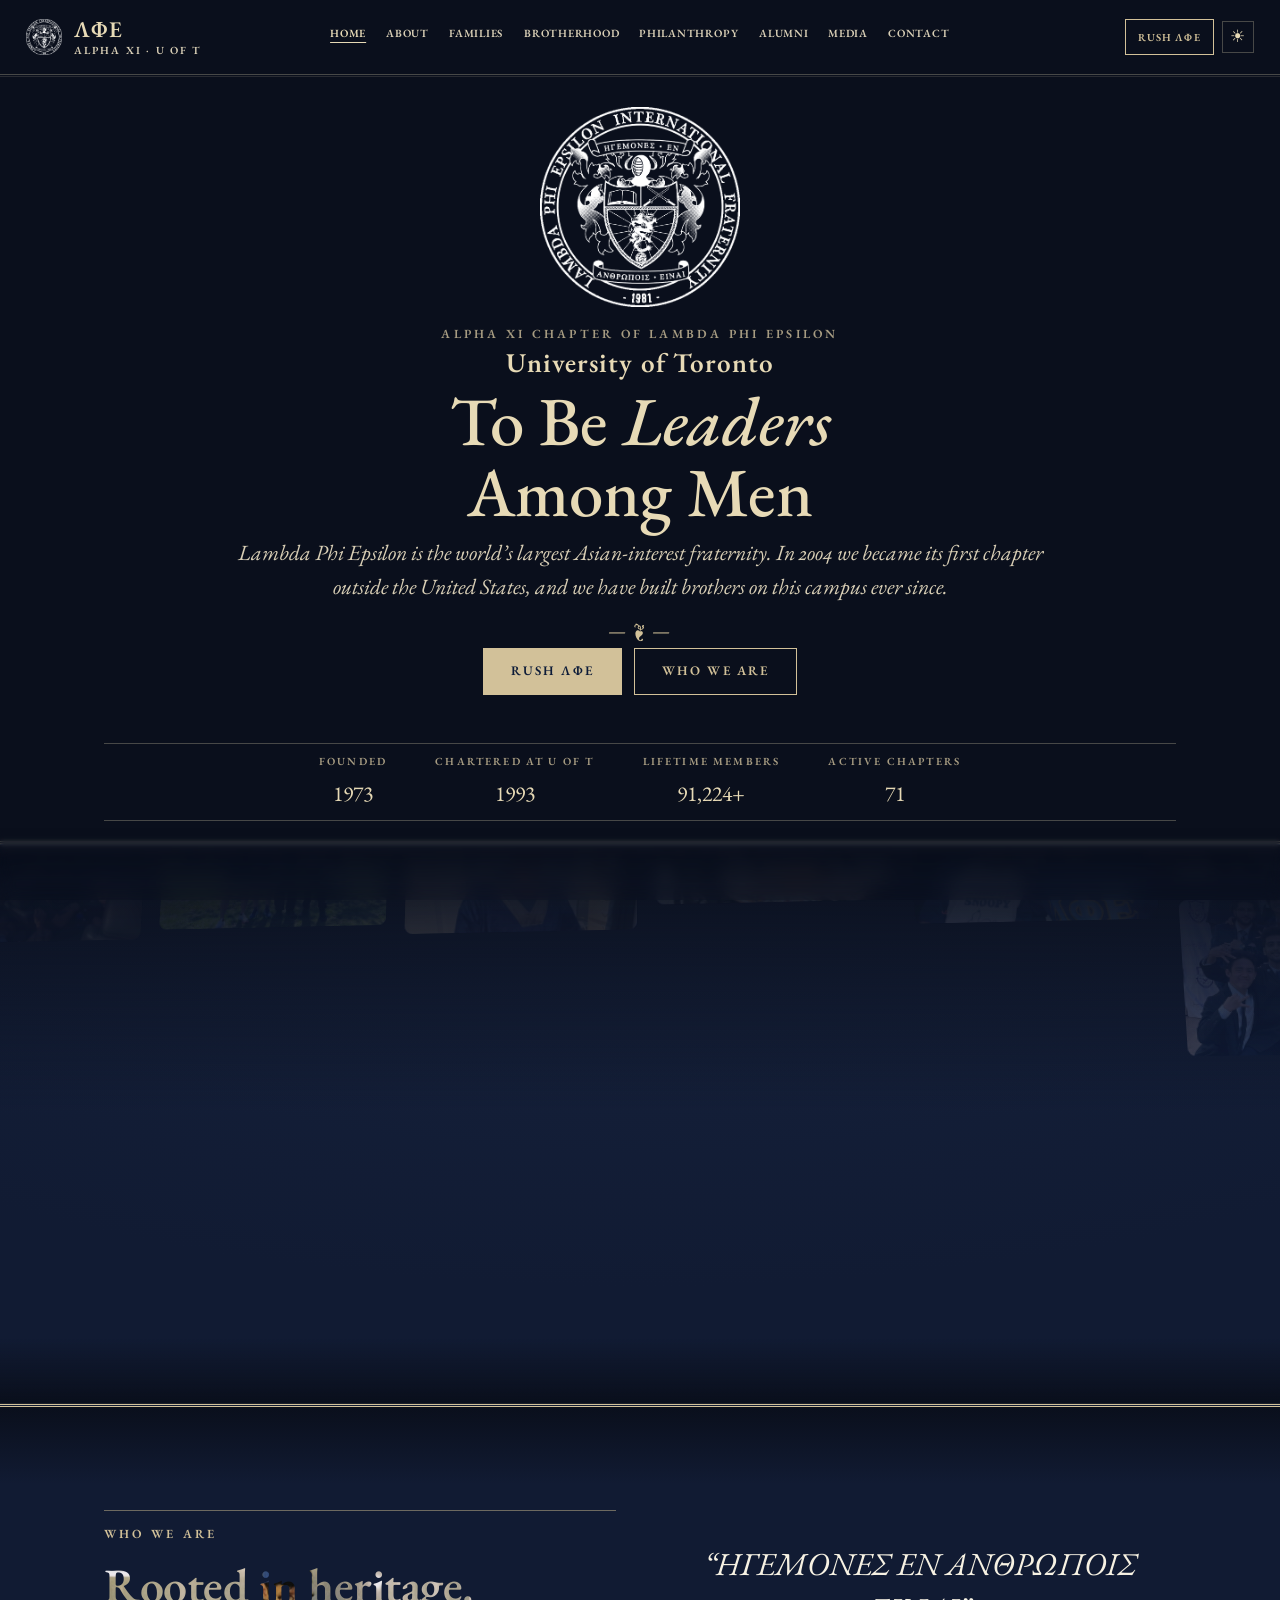
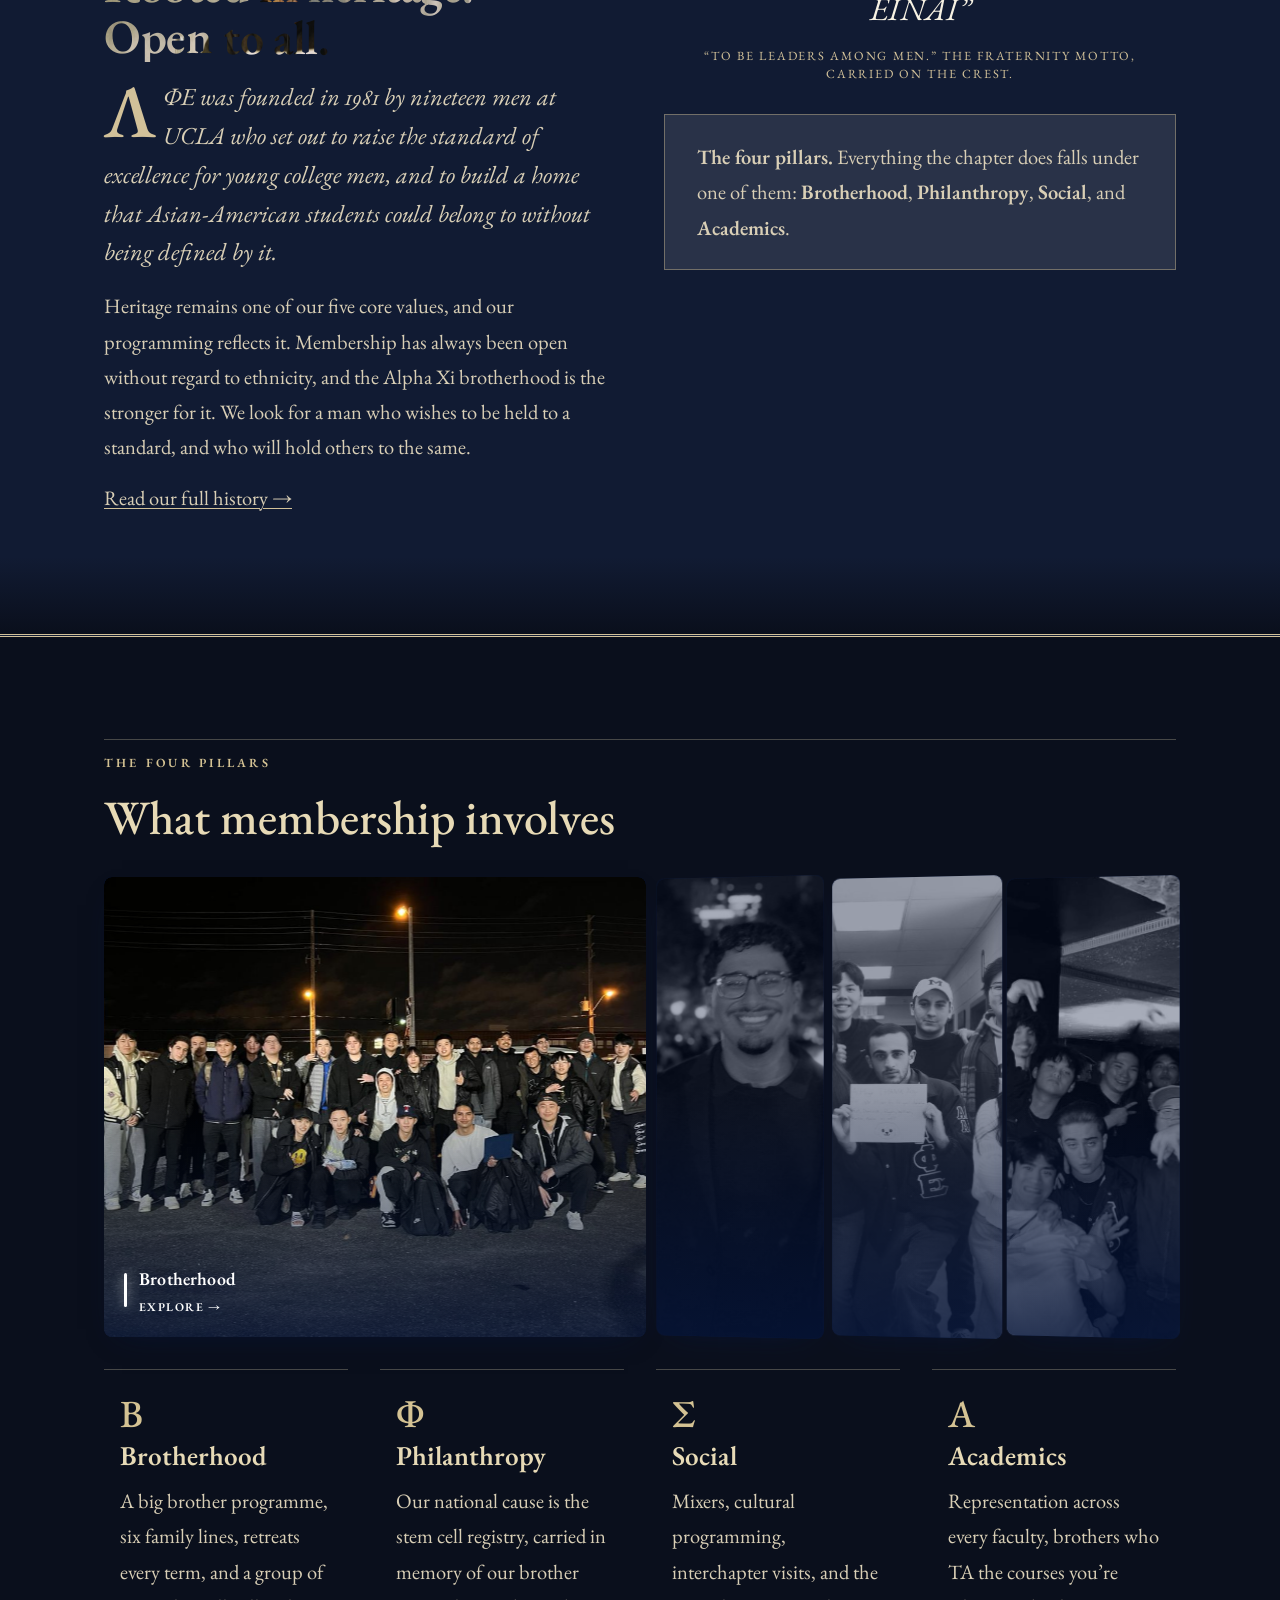
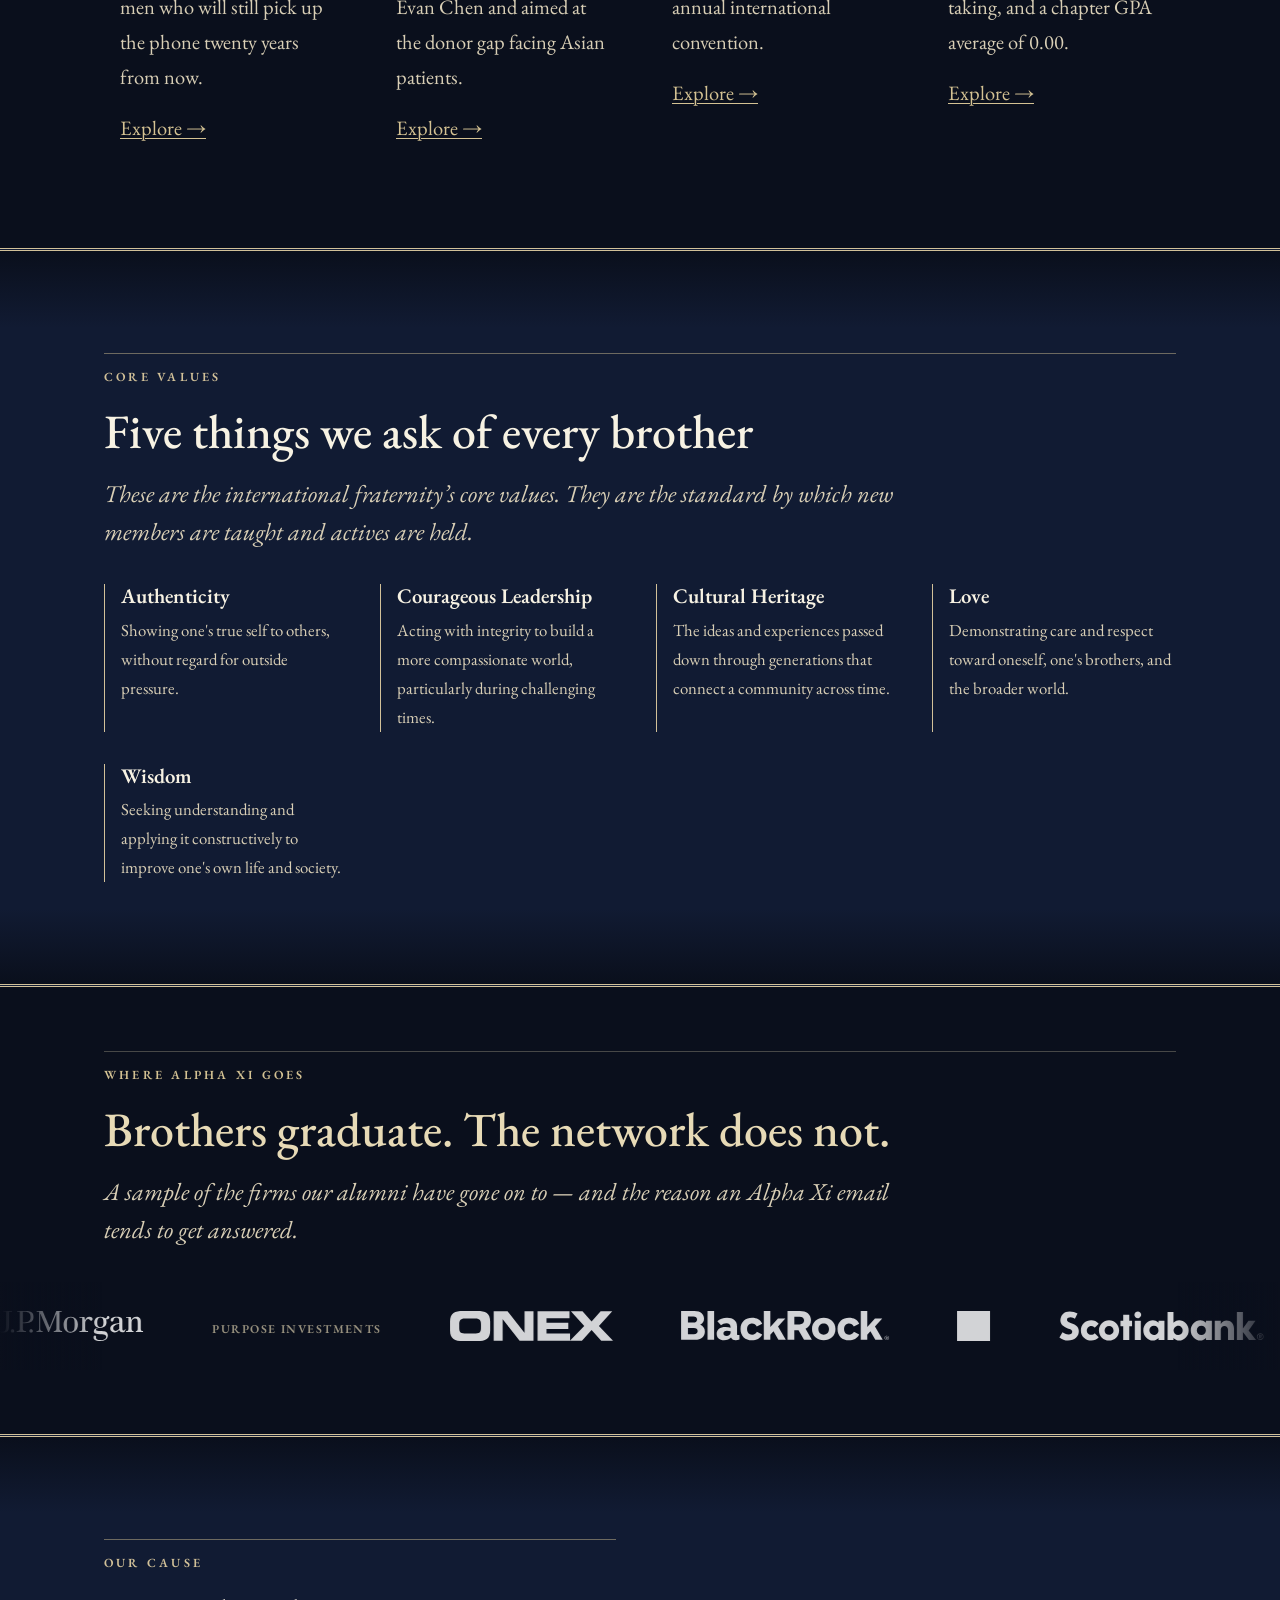
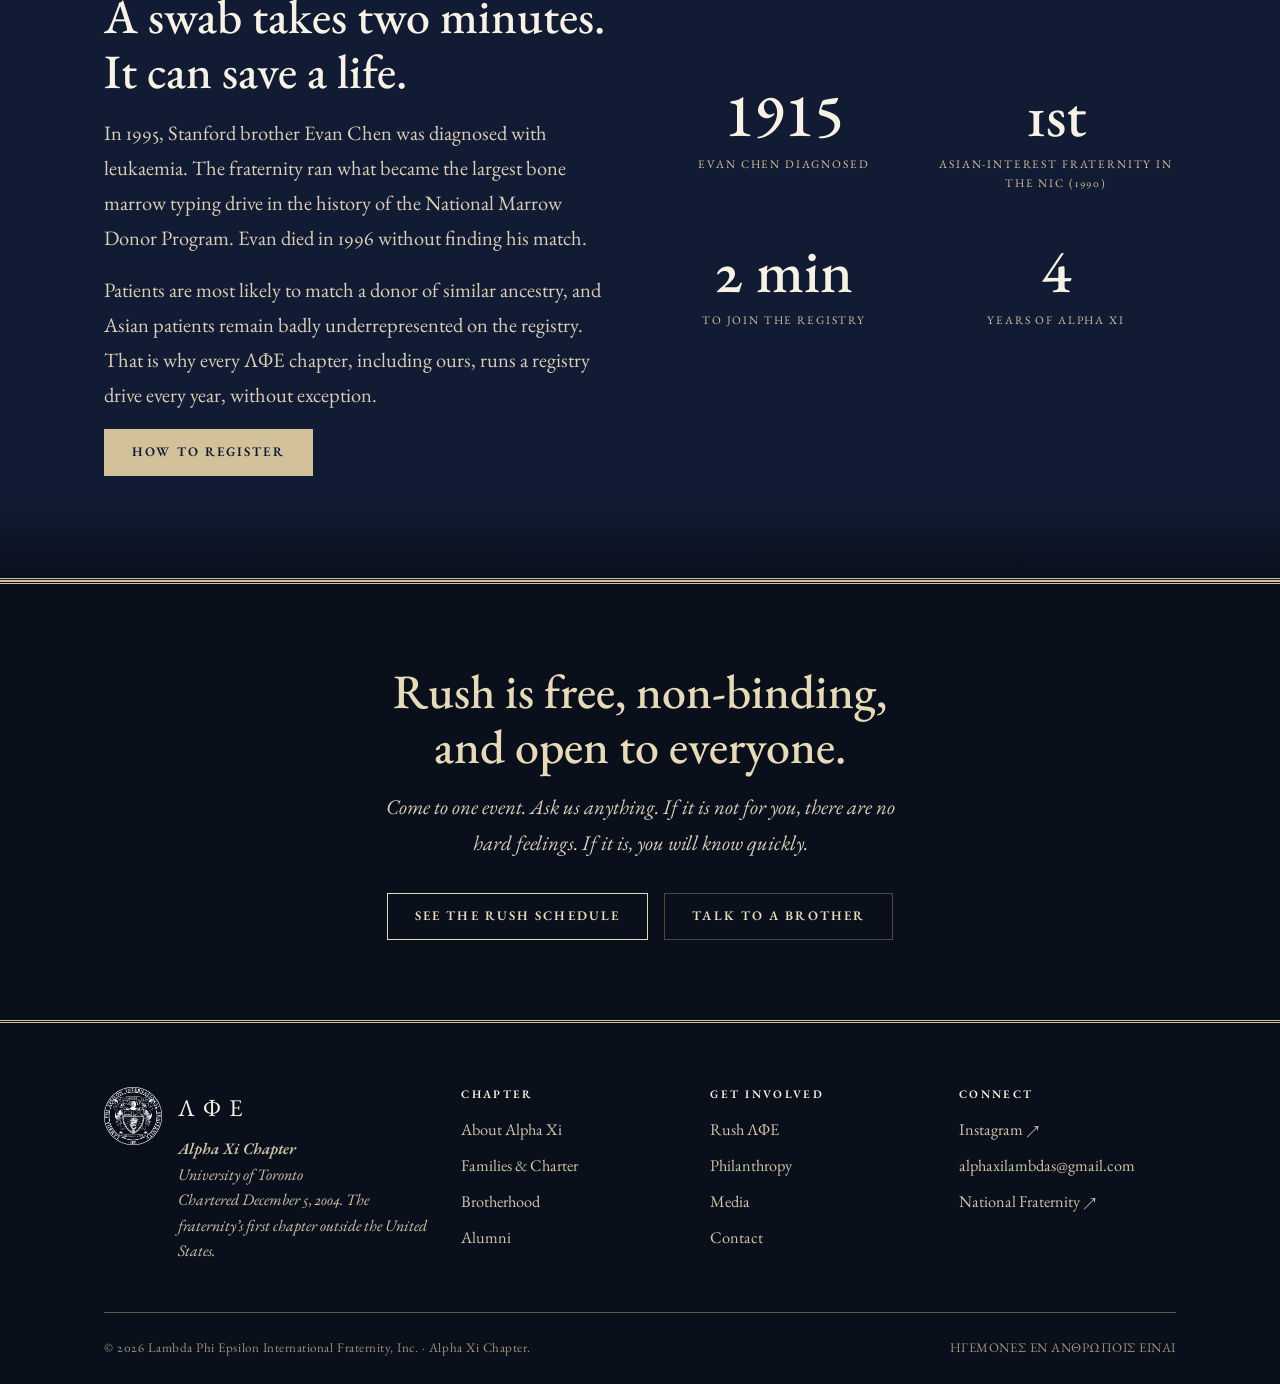
<file: index.html>
<!DOCTYPE html>
<html lang="en" data-root="" data-blur-text-targets=".hero__inner, .page-head__inner, .section > .wrap, .cta-band > .wrap">
<head>
<meta charset="utf-8">
    <meta name="viewport" content="width=device-width, initial-scale=1">
    <meta name="color-scheme" content="dark light">
    <script>
      /* Pre-paint the chosen impression before any CSS lands, so the page
         never flashes the wrong theme. Mirrors assets/js/theme.js. */
      (function () {
        try {
          var t = localStorage.getItem("lphie-theme");
          /* Dark is the default impression; only a stored choice overrides it. */
          if (t !== "light" && t !== "dark") { t = "dark"; }
          document.documentElement.setAttribute("data-theme", t);
        } catch (e) {}
      })();
    </script>
    <script src="assets/js/theme.js" defer></script>
    <meta name="theme-color" content="#12296B">
    <link rel="icon" href="assets/img/crest-navy.png" type="image/png">
    <link rel="preconnect" href="https://fonts.googleapis.com">
    <link rel="preconnect" href="https://fonts.gstatic.com" crossorigin>
    <link href="https://fonts.googleapis.com/css2?family=EB+Garamond:ital,wght@0,400;0,500;0,600;0,700;1,400;1,500;1,600&display=swap" rel="stylesheet">
    <link rel="stylesheet" href="assets/css/style.css">
    <link rel="stylesheet" href="assets/css/components/fold-text.css">
    <link rel="stylesheet" href="assets/css/components/count-up.css">
    <link rel="stylesheet" href="assets/css/components/masked-heading.css">
    <link rel="stylesheet" href="assets/css/components/accordion-gallery.css">
    <link rel="stylesheet" href="assets/css/components/logo-loop.css">
    <link rel="stylesheet" href="assets/css/components/drift-wall.css">
    <link rel="stylesheet" href="assets/css/components/border-glow.css">
    <link rel="stylesheet" href="assets/css/components/gradual-blur.css">
    <link rel="stylesheet" href="assets/css/components/section-fade.css">
    <link rel="stylesheet" href="assets/css/components/masthead.css">
    <link rel="stylesheet" href="assets/css/components/blur-text.css">
    <link rel="stylesheet" href="assets/css/components/dock.css">
  <title>ΛΦΕ Alpha Xi · Lambda Phi Epsilon at the University of Toronto</title>
  <meta name="description" content="The Alpha Xi Chapter of Lambda Phi Epsilon International Fraternity at the University of Toronto · chartered in 2004 as the fraternity's first chapter outside the United States.">
  <meta property="og:title" content="ΛΦΕ Alpha Xi · Lambda Phi Epsilon at the University of Toronto">
  <meta property="og:description" content="The Alpha Xi Chapter of Lambda Phi Epsilon International Fraternity at the University of Toronto · chartered in 2004 as the fraternity's first chapter outside the United States.">
  <meta property="og:type" content="website">
  <meta property="og:image" content="https://yyzlambdas.com/assets/img/og-cover.png">
  <meta property="og:url" content="https://yyzlambdas.com/">
  <meta property="og:site_name" content="ΛΦΕ Alpha Xi · Toronto Lambdas">
  <meta name="twitter:card" content="summary_large_image">
  <link rel="canonical" href="https://yyzlambdas.com/">
</head>
<body>
  <a class="skip" href="#main">Skip to content</a>
  <header class="site-header" id="site-header"></header>
  <main id="main">
    <!-- ===== Hero ===== -->
    <section class="hero hero--home">
      <div class="wrap">
        <div class="hero__inner">
          <div>
            <p class="eyebrow">Alpha Xi Chapter of Lambda Phi Epsilon</p>
            <p class="hero__school">University of Toronto</p>
            <h1 class="hero__title">To Be <em>Leaders</em><br>Among Men</h1>
            <p class="hero__sub">
              <span data-fold-text='{}'>Lambda Phi Epsilon</span> is the world&rsquo;s largest Asian-interest fraternity. In 2004 we became
              its first chapter outside the United States, and we have built brothers on this campus
              ever since.
            </p>
            <p class="ornament" aria-hidden="true"></p>
            <div class="btn-row">
              <a class="btn btn--primary" href="rush.html" data-border-glow='{"variant":"navy"}'>Rush &Lambda;&Phi;&Epsilon;</a>
              <a class="btn btn--ghost" href="about.html" data-border-glow='{"variant":"navy"}'>Who we are</a>
            </div>
          </div>
          <img class="hero__crest" src="assets/img/crest-navy.png" alt="Lambda Phi Epsilon crest" width="340" height="340">
        </div>
        <dl class="hero__band">
          <div><dt>Founded</dt><dd data-count-up='{"from":1900,"duration":0.8}'>1981</dd></div>
          <div><dt>Chartered at U of T</dt><dd data-count-up='{"from":1900,"duration":0.8}'>2004</dd></div>
          <div><dt>Lifetime members</dt><dd data-fill="lifetimeMembers" data-count-up='{"duration":0.6}'>100,000+</dd></div>
          <div><dt>Active chapters</dt><dd data-fill="activeChapters" data-count-up='{"duration":0.6}'>78</dd></div>
        </dl>
      </div>
    </section>

    <!-- ===== Drift wall (chapter photo band, directly below the hero) ===== -->
    <section class="drift-wall-band">
      <div class="drift-wall" data-drift-wall='{"turn":-4,"tilt":9,"depth":90}'>
        <p class="drift-wall__fallback">Photographs from the Alpha Xi chapter &mdash; brotherhood retreats, rush,
        the stem cell registry drive, convention and formal.</p>
      </div>
    </section>

    <!-- ===== Who we are (counter-colour: navy plate in light mode, paper in dark) ===== -->
    <section class="section section--navy">
      <div class="wrap">
        <div class="grid grid--2" style="align-items:start; gap:3rem">
          <div class="reveal">
            <p class="eyebrow">Who we are</p>
            <h2 data-masked-heading='{"src":"assets/img/gallery/mahjong-night.jpg"}'>Rooted in heritage.<br>Open to all.</h2>
            <p class="lede dropcap">
              &Lambda;&Phi;&Epsilon; was founded in 1981 by nineteen men at UCLA who set out to raise the
              standard of excellence for young college men, and to build a home that Asian-American
              students could belong to without being defined by it.
            </p>
            <p>
              Heritage remains one of our five core values, and our programming reflects it. Membership
              has always been open without regard to ethnicity, and the Alpha Xi brotherhood is the
              stronger for it. We look for a man who wishes to be held to a standard, and who will hold
              others to the same.
            </p>
            <p><a href="about.html">Read our full history &rarr;</a></p>
          </div>
          <div class="reveal">
            <blockquote class="pull">
              &ldquo;&Eta;&Gamma;&Epsilon;&Mu;&Omicron;&Nu;&Epsilon;&Sigma; &Epsilon;&Nu; &Alpha;&Nu;&Theta;&Rho;&Omega;&Pi;&Omicron;&Iota;&Sigma; &Epsilon;&Iota;&Nu;&Alpha;&Iota;&rdquo;
              <footer>&ldquo;To Be Leaders Among Men.&rdquo; The fraternity motto, carried on the crest.</footer>
            </blockquote>
            <div class="callout">
              <p><strong>The four pillars.</strong> Everything the chapter does falls under one of them:
              <strong>Brotherhood</strong>, <strong>Philanthropy</strong>, <strong>Social</strong>, and
              <strong>Academics</strong>.</p>
            </div>
          </div>
        </div>
      </div>
    </section>

    <!-- ===== Pillars ===== -->
    <section class="section">
      <div class="wrap">
        <p class="eyebrow">The four pillars</p>
        <h2>What membership involves</h2>
        <div class="mt-6 reveal">
          <div data-accordion-gallery='{}'>
            <!-- Shown only if the script never runs; the component replaces it. -->
            <ul>
              <li><a href="brotherhood.html">Brotherhood</a></li>
              <li><a href="alumni.html">Academics</a></li>
              <li><a href="philanthropy.html">Philanthropy</a></li>
              <li><a href="brotherhood.html#social">Social</a></li>
            </ul>
          </div>
        </div>
        <div class="grid grid--4 mt-6">
          <article class="card card--hover reveal">
            <div class="card__icon">&Beta;</div>
            <h3>Brotherhood</h3>
            <p>A big brother programme, six family lines, retreats every term, and a group of men who
            will still pick up the phone twenty years from now.</p>
            <p><a href="brotherhood.html">Explore &rarr;</a></p>
          </article>
          <article class="card card--hover reveal">
            <div class="card__icon">&Phi;</div>
            <h3>Philanthropy</h3>
            <p>Our national cause is the stem cell registry, carried in memory of our brother Evan
            Chen and aimed at the donor gap facing Asian patients.</p>
            <p><a href="philanthropy.html">Explore &rarr;</a></p>
          </article>
          <article class="card card--hover reveal">
            <div class="card__icon">&Sigma;</div>
            <h3>Social</h3>
            <p>Mixers, cultural programming, interchapter visits, and the annual international
            convention.</p>
            <p><a href="brotherhood.html#social">Explore &rarr;</a></p>
          </article>
          <article class="card card--hover reveal">
            <div class="card__icon">&Alpha;</div>
            <h3>Academics</h3>
            <p>Representation across every faculty, brothers who TA the courses you&rsquo;re taking, and a
            chapter GPA average of <span data-fill="avgGpa" data-count-up='{"duration":0.6}'>3.67</span>.</p>
            <p><a href="alumni.html">Explore &rarr;</a></p>
          </article>
        </div>
      </div>
    </section>

    <!-- ===== Values ===== -->
    <section class="section section--navy">
      <div class="wrap">
        <p class="eyebrow">Core values</p>
        <h2>Five things we ask of every brother</h2>
        <p class="lede measure">These are the international fraternity&rsquo;s core values. They are the standard
        by which new members are taught and actives are held.</p>
        <div class="grid grid--3 mt-6" id="values-grid"></div>
      </div>
    </section>

    <!-- ===== Alumni employers ===== -->
    <section class="section section--tight">
      <div class="wrap">
        <p class="eyebrow">Where Alpha Xi goes</p>
        <h2>Brothers graduate. The network does not.</h2>
        <p class="lede measure">A sample of the firms our alumni have gone on to &mdash; and the reason
        an Alpha Xi email tends to get answered.</p>
      </div>
      <div class="mt-6" data-logo-loop='{}'>
        <!-- Shown only if the script never runs; the component replaces it. -->
        <ul class="wrap">
          <li>JPMorgan Chase &amp; Co.</li><li>Purpose Investments</li><li>Onex</li><li>TD</li>
          <li>Scotiabank</li><li>BMO</li><li>Microsoft</li><li>Amazon</li><li>Citibank</li>
          <li>Bank of America</li><li>Bank of China</li><li>PwC</li><li>EY</li><li>KPMG</li>
          <li>Deloitte</li><li>Strategy&amp;</li><li>PushPress</li><li>Qualcomm</li><li>AMD</li>
          <li>Rogers</li><li>Bell</li>
        </ul>
      </div>
    </section>

    <!-- ===== Philanthropy teaser ===== -->
    <section class="section section--navy">
      <div class="wrap">
        <div class="grid grid--2" style="align-items:center; gap:3rem">
          <div class="reveal">
            <p class="eyebrow">Our cause</p>
            <h2>A swab takes two minutes.<br>It can save a life.</h2>
            <p>
              In 1995, Stanford brother Evan Chen was diagnosed with leukaemia. The fraternity ran what
              became the largest bone marrow typing drive in the history of the National Marrow Donor
              Program. Evan died in 1996 without finding his match.
            </p>
            <p>
              Patients are most likely to match a donor of similar ancestry, and Asian patients remain
              badly underrepresented on the registry. That is why every &Lambda;&Phi;&Epsilon; chapter,
              including ours, runs a registry drive every year, without exception.
            </p>
            <div class="btn-row">
              <a class="btn btn--primary" href="philanthropy.html">How to register</a>
            </div>
          </div>
          <div class="reveal">
            <div class="stats stats--quad">
              <div class="stat"><div class="stat__value" data-count-up='{"from":1900,"duration":0.8}'>1995</div><div class="stat__label">Evan Chen diagnosed</div></div>
              <div class="stat"><div class="stat__value">1st</div><div class="stat__label">Asian-interest fraternity in the NIC (1990)</div></div>
              <div class="stat"><div class="stat__value">2 min</div><div class="stat__label">To join the registry</div></div>
              <div class="stat"><div class="stat__value" data-fill="yearsActive" data-count-up='{"duration":0.6}'>21</div><div class="stat__label">Years of Alpha Xi</div></div>
            </div>
          </div>
        </div>
      </div>
    </section>


    <!-- ===== CTA ===== -->
    <section class="cta-band cta-band--ground">
      <div class="wrap">
        <h2>Rush is free, non-binding,<br>and open to everyone.</h2>
        <p>Come to one event. Ask us anything. If it is not for you, there are no hard feelings. If it
        is, you will know quickly.</p>
        <div class="btn-row">
          <a class="btn btn--light" href="rush.html" data-border-glow>See the rush schedule</a>
          <a class="btn btn--outline-light" href="contact.html" data-border-glow>Talk to a brother</a>
        </div>
      </div>
    </section>
  </main>
  <footer class="site-footer" id="site-footer"></footer>

  <script src="data/chapter.js"></script>
  <script src="data/roster.js"></script>
  <script src="data/alumni.js"></script>
  <script src="data/content.js"></script>
  <script src="data/pillars.js"></script>
  <script src="data/logos.js"></script>
  <script src="assets/js/main.js"></script>

  <!-- Interactive components. These load after main.js on purpose: count-up reads the
       numbers that main.js injects into [data-fill] on DOMContentLoaded. -->
  <script src="assets/js/components/fold-text.js"></script>
  <script src="assets/js/components/count-up.js"></script>
  <script src="assets/js/components/masked-heading.js"></script>
  <script src="assets/js/components/accordion-gallery.js"></script>
  <script src="assets/js/components/logo-loop.js"></script>
  <script src="data/driftwall.js"></script>
  <script src="assets/js/components/drift-wall.js"></script>
  <script src="assets/js/components/border-glow.js"></script>
  <script src="assets/js/components/gradual-blur.js"></script>

  <!-- Soft blur where the page meets the viewport bottom. -->
  <div data-gradual-blur='{"target":"page","position":"bottom","height":"4.5rem","strength":1.5,"divCount":5,"curve":"bezier","zIndex":40}'></div>
  <script src="assets/js/components/blur-text.js"></script>
  <script src="assets/js/components/dock.js"></script>
</body>
</html>
</file>
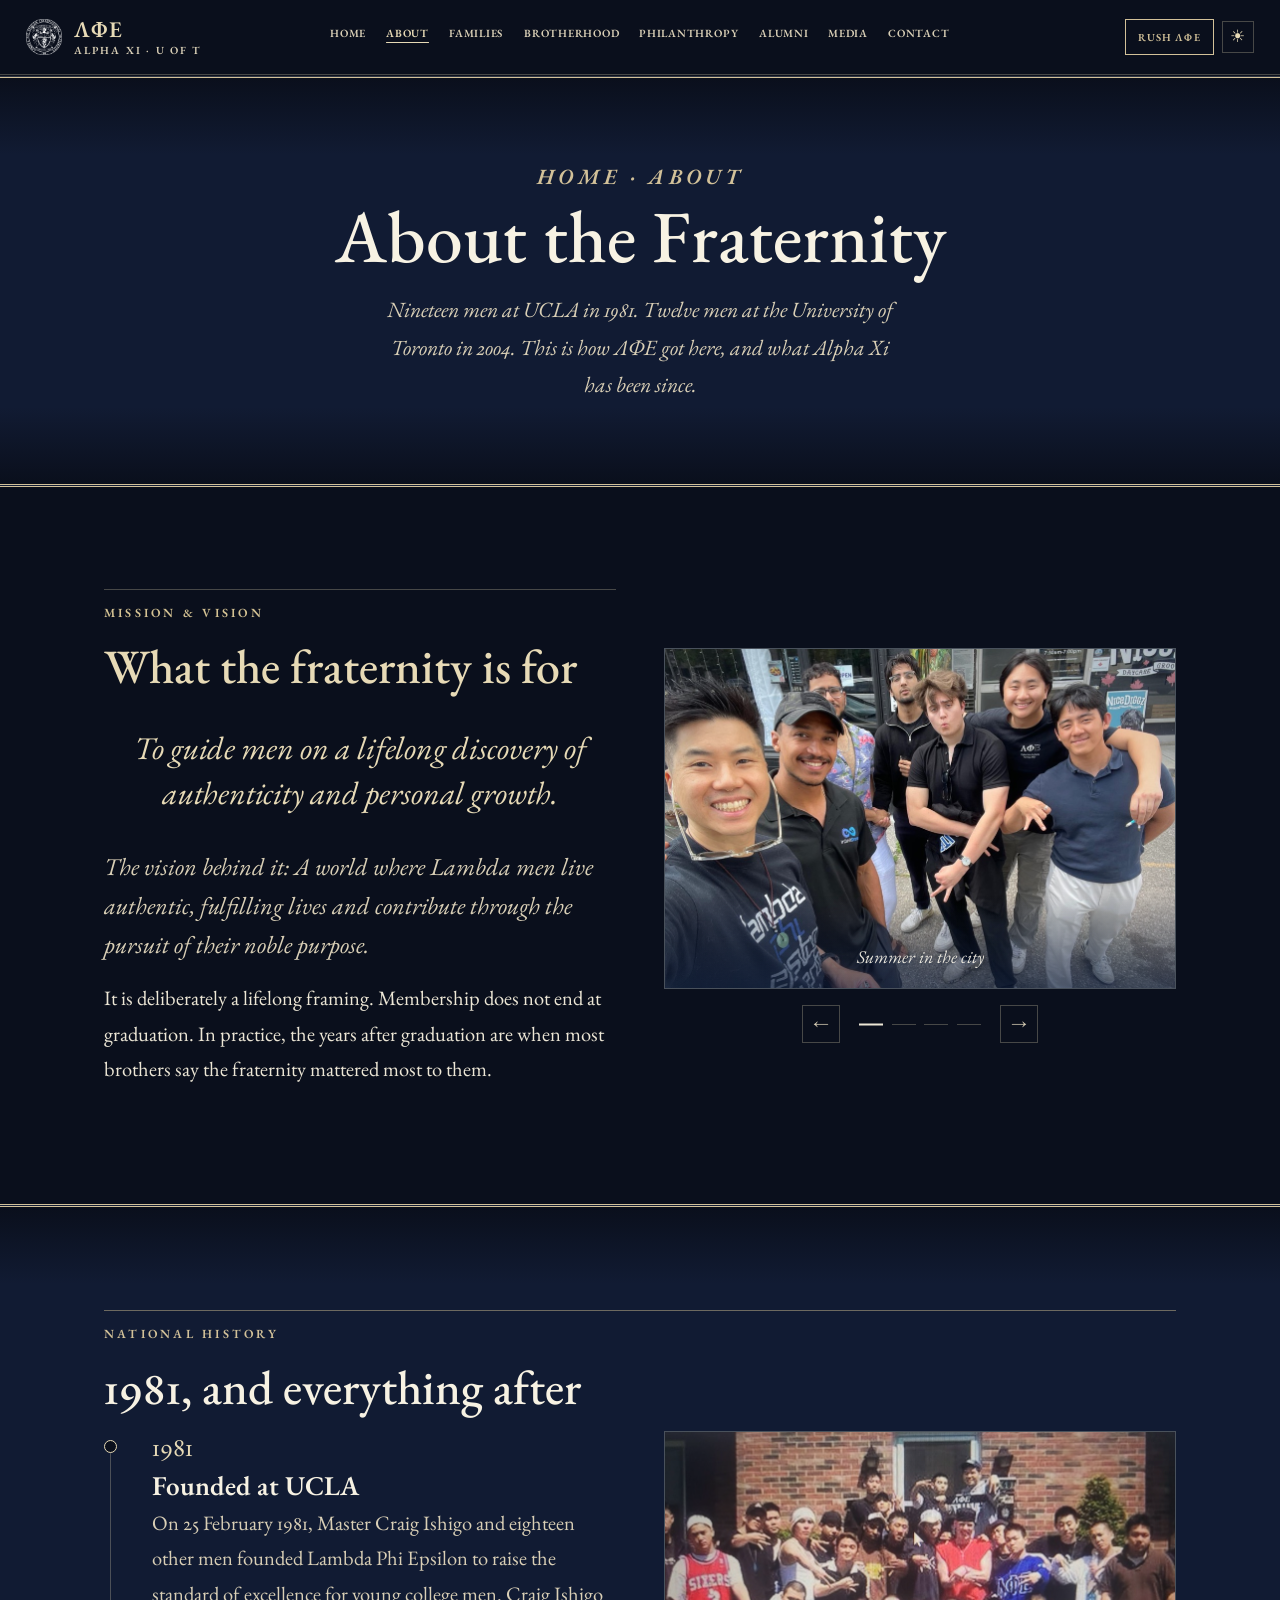
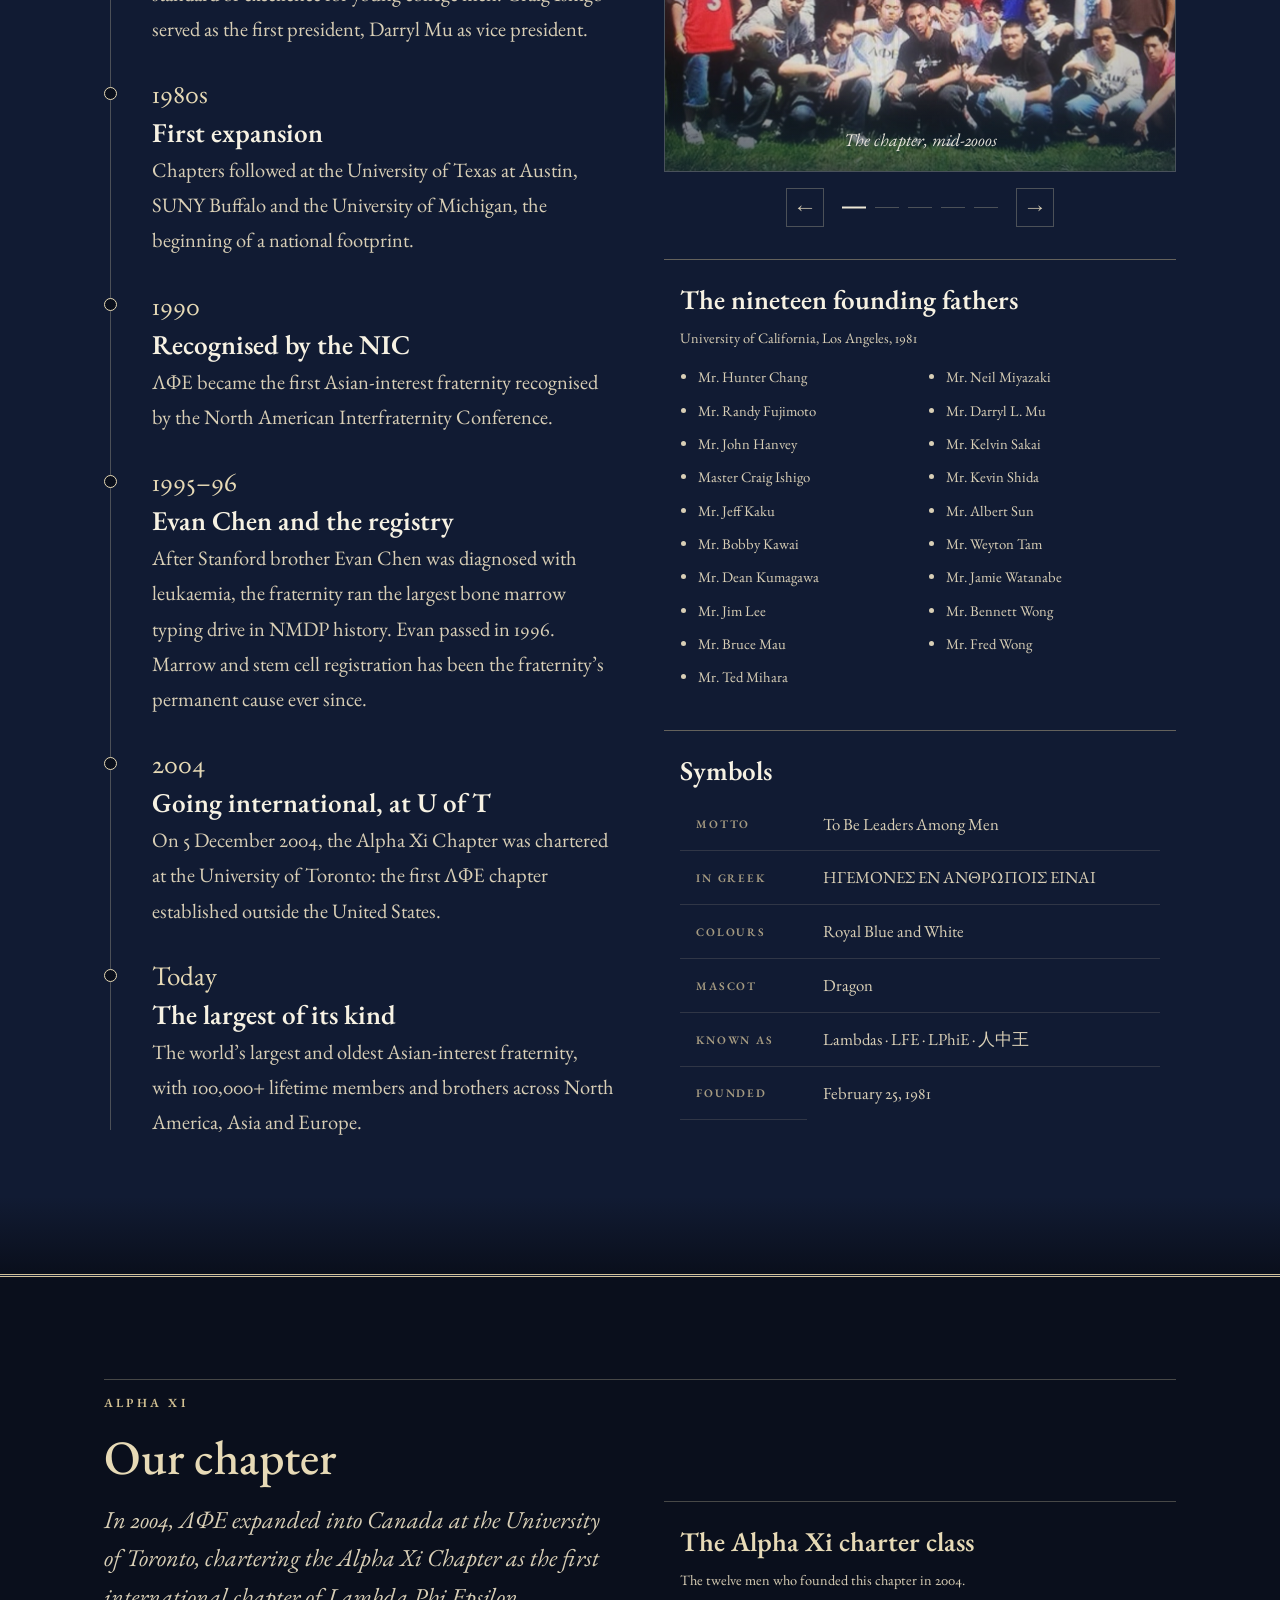
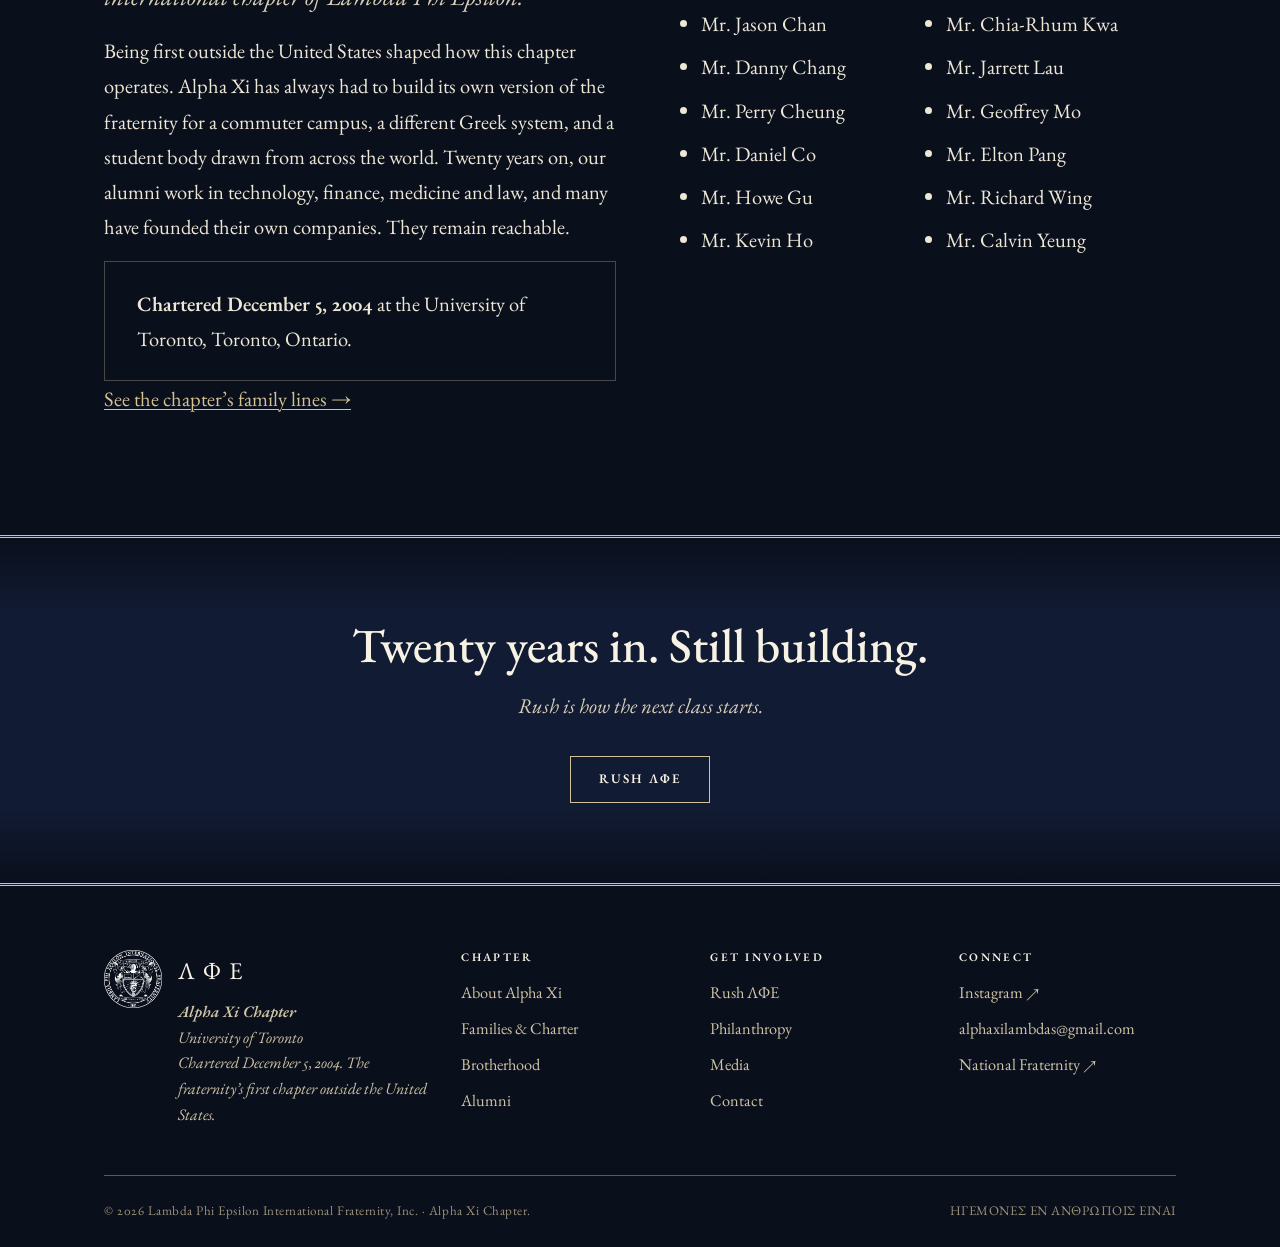
<file: about.html>
<!DOCTYPE html>
<html lang="en" data-root="" data-blur-text-targets=".hero__inner, .page-head__inner, .section > .wrap, .cta-band > .wrap">
<head>
<meta charset="utf-8">
    <meta name="viewport" content="width=device-width, initial-scale=1">
    <meta name="color-scheme" content="dark light">
    <script>
      /* Pre-paint the chosen impression before any CSS lands, so the page
         never flashes the wrong theme. Mirrors assets/js/theme.js. */
      (function () {
        try {
          var t = localStorage.getItem("lphie-theme");
          /* Dark is the default impression; only a stored choice overrides it. */
          if (t !== "light" && t !== "dark") { t = "dark"; }
          document.documentElement.setAttribute("data-theme", t);
        } catch (e) {}
      })();
    </script>
    <script src="assets/js/theme.js" defer></script>
    <meta name="theme-color" content="#12296B">
    <link rel="icon" href="assets/img/crest-navy.png" type="image/png">
    <link rel="preconnect" href="https://fonts.googleapis.com">
    <link rel="preconnect" href="https://fonts.gstatic.com" crossorigin>
    <link href="https://fonts.googleapis.com/css2?family=EB+Garamond:ital,wght@0,400;0,500;0,600;0,700;1,400;1,500;1,600&display=swap" rel="stylesheet">
    <link rel="stylesheet" href="assets/css/style.css">
    <link rel="stylesheet" href="assets/css/components/morph-slider.css">
    <link rel="stylesheet" href="assets/css/components/section-fade.css">
    <link rel="stylesheet" href="assets/css/components/masthead.css">
    <link rel="stylesheet" href="assets/css/components/blur-text.css">
    <link rel="stylesheet" href="assets/css/components/dock.css">
    <link rel="stylesheet" href="assets/css/components/border-glow.css">
  <title>About · ΛΦΕ Alpha Xi at the University of Toronto</title>
  <meta name="description" content="The history of Lambda Phi Epsilon from its 1981 founding at UCLA to the chartering of the Alpha Xi Chapter at the University of Toronto in 2004.">
  <meta property="og:title" content="About · ΛΦΕ Alpha Xi at the University of Toronto">
  <meta property="og:description" content="The history of Lambda Phi Epsilon from its 1981 founding at UCLA to the chartering of the Alpha Xi Chapter at the University of Toronto in 2004.">
  <meta property="og:type" content="website">
  <meta property="og:image" content="https://yyzlambdas.com/assets/img/og-cover.png">
  <meta property="og:url" content="https://yyzlambdas.com/about.html">
  <meta property="og:site_name" content="ΛΦΕ Alpha Xi · Toronto Lambdas">
  <meta name="twitter:card" content="summary_large_image">
  <link rel="canonical" href="https://yyzlambdas.com/about.html">
</head>
<body>
  <a class="skip" href="#main">Skip to content</a>
  <header class="site-header" id="site-header"></header>
  <main id="main">
    <section class="page-head section--navy">
      <div class="wrap"><div class="page-head__inner">
        <p class="breadcrumb"><a href="index.html">Home</a> &middot; About</p>
        <h1>About the Fraternity</h1>
        <p>Nineteen men at UCLA in 1981. Twelve men at the University of Toronto in 2004.
        This is how &Lambda;&Phi;&Epsilon; got here, and what Alpha Xi has been since.</p>
      </div></div>
    </section>


    <section class="section">
      <div class="wrap">
        <div class="grid grid--2" style="gap:3rem; align-items:center">
          <div class="reveal">
        <p class="eyebrow">Mission &amp; vision</p>
        <h2>What the fraternity is for</h2>
        <blockquote class="pull" data-fill="mission">To guide men on a lifelong discovery of authenticity and personal growth.</blockquote>
        <p class="lede">
          The vision behind it: <span data-fill="vision">a world where Lambda men live authentic, fulfilling lives
          and contribute through the pursuit of their noble purpose.</span>
        </p>
        <p>
          It is deliberately a lifelong framing. Membership does not end at graduation. In practice, the
          years after graduation are when most brothers say the fraternity mattered most to them.
        </p>
          </div>
          <div class="reveal"><div data-morph-slider='{"gallery": "about", "transition": "melt", "duration": 1.1, "intensity": 0.55, "autoplay": true, "autoplayDelay": 5200, "overlayColor": "#0C1B38", "label": "The chapter at large"}'></div></div>
        </div>
      </div>
    </section>

    <section class="section section--navy">
      <div class="wrap">
        <p class="eyebrow">National history</p>
        <h2>1981, and everything after</h2>
        <div class="grid grid--2" style="gap:3rem; align-items:start">
          <div>
            <ol class="timeline">
              <li>
                <span class="timeline__year">1981</span>
                <h3 style="margin:.4rem 0 0">Founded at UCLA</h3>
                <p class="timeline__body">On 25 February 1981, Master Craig Ishigo and eighteen other men founded
                Lambda Phi Epsilon to raise the standard of excellence for young college men. Craig Ishigo served
                as the first president, Darryl Mu as vice president.</p>
              </li>
              <li>
                <span class="timeline__year">1980s</span>
                <h3 style="margin:.4rem 0 0">First expansion</h3>
                <p class="timeline__body">Chapters followed at the University of Texas at Austin, SUNY Buffalo
                and the University of Michigan, the beginning of a national footprint.</p>
              </li>
              <li>
                <span class="timeline__year">1990</span>
                <h3 style="margin:.4rem 0 0">Recognised by the NIC</h3>
                <p class="timeline__body">&Lambda;&Phi;&Epsilon; became the first Asian-interest fraternity
                recognised by the North American Interfraternity Conference.</p>
              </li>
              <li>
                <span class="timeline__year">1995&ndash;96</span>
                <h3 style="margin:.4rem 0 0">Evan Chen and the registry</h3>
                <p class="timeline__body">After Stanford brother Evan Chen was diagnosed with leukaemia, the
                fraternity ran the largest bone marrow typing drive in NMDP history. Evan passed in 1996.
                Marrow and stem cell registration has been the fraternity&rsquo;s permanent cause ever since.</p>
              </li>
              <li>
                <span class="timeline__year">2004</span>
                <h3 style="margin:.4rem 0 0">Going international, at U of T</h3>
                <p class="timeline__body">On 5 December 2004, the Alpha Xi Chapter was chartered at the University
                of Toronto: the first &Lambda;&Phi;&Epsilon; chapter established outside the United States.</p>
              </li>
              <li>
                <span class="timeline__year">Today</span>
                <h3 style="margin:.4rem 0 0">The largest of its kind</h3>
                <p class="timeline__body">The world&rsquo;s largest and oldest Asian-interest fraternity, with
                <span data-fill="lifetimeMembers">100,000+</span> lifetime members and brothers across
                North America, Asia and Europe.</p>
              </li>
            </ol>
          </div>
          <div>
            <div class="reveal" style="margin-bottom:2rem">
              <div data-morph-slider='{"gallery":"archive","transition":"melt","duration":1.1,"intensity":0.55,"autoplay":true,"autoplayDelay":5200,"overlayColor":"#0C1B38","label":"From the chapter archive"}'></div>
            </div>
            <div class="card">
              <h3>The nineteen founding fathers</h3>
              <p class="brother__meta" style="margin-bottom:1rem">University of California, Los Angeles, 1981</p>
              <div class="grid" style="grid-template-columns:1fr 1fr; gap:.25rem 1rem; font-size:.92rem">
                <ul style="padding-left:1.1rem; margin:0">
                  <li>Mr. Hunter Chang</li><li>Mr. Randy Fujimoto</li><li>Mr. John Hanvey</li>
                  <li>Master Craig Ishigo</li><li>Mr. Jeff Kaku</li><li>Mr. Bobby Kawai</li>
                  <li>Mr. Dean Kumagawa</li><li>Mr. Jim Lee</li><li>Mr. Bruce Mau</li>
                  <li>Mr. Ted Mihara</li>
                </ul>
                <ul style="padding-left:1.1rem; margin:0">
                  <li>Mr. Neil Miyazaki</li><li>Mr. Darryl L. Mu</li><li>Mr. Kelvin Sakai</li>
                  <li>Mr. Kevin Shida</li><li>Mr. Albert Sun</li><li>Mr. Weyton Tam</li>
                  <li>Mr. Jamie Watanabe</li><li>Mr. Bennett Wong</li><li>Mr. Fred Wong</li>
                </ul>
              </div>
            </div>
            <div class="card mt-6">
              <h3>Symbols</h3>
              <div class="table-wrap" style="border:0">
                <table>
                  <tbody>
                    <tr><th>Motto</th><td data-fill="motto">To Be Leaders Among Men</td></tr>
                    <tr><th>In Greek</th><td data-fill="mottoGreek">ΗΓΕΜΟΝΕΣ ΕΝ ΑΝΘΡΩΠΟΙΣ ΕΙΝΑΙ</td></tr>
                    <tr><th>Colours</th><td data-fill="colors">Royal Blue and White</td></tr>
                    <tr><th>Mascot</th><td data-fill="mascot">Dragon</td></tr>
                    <tr><th>Known as</th><td>Lambdas &middot; LFE &middot; LPhiE &middot; 人中王</td></tr>
                    <tr><th>Founded</th><td data-fill="founded">February 25, 1981</td></tr>
                  </tbody>
                </table>
              </div>
            </div>
          </div>
        </div>
      </div>
    </section>

    <section class="section">
      <div class="wrap">
        <p class="eyebrow">Alpha Xi</p>
        <h2>Our chapter</h2>
        <div class="grid grid--2" style="gap:3rem; align-items:start">
          <div>
            <p class="lede">
              In 2004, &Lambda;&Phi;&Epsilon; expanded into Canada at the University of Toronto, chartering the
              Alpha Xi Chapter as the first international chapter of Lambda Phi Epsilon.
            </p>
            <p>
              Being first outside the United States shaped how this chapter operates. Alpha Xi has always had
              to build its own version of the fraternity for a commuter campus, a different Greek system, and a
              student body drawn from across the world. Twenty years on, our alumni work in technology, finance,
              medicine and law, and many have founded their own companies. They remain reachable.
            </p>
            <div class="callout">
              <p><strong>Chartered <span data-fill="chartered">December 5, 2004</span></strong> at the
              <span data-fill="school">University of Toronto</span>, <span data-fill="city">Toronto, Ontario</span>.</p>
            </div>
            <p><a href="brothers.html">See the chapter&rsquo;s family lines &rarr;</a></p>
          </div>
          <div class="card">
            <h3>The Alpha Xi charter class</h3>
            <p class="brother__meta" style="margin-bottom:1rem">The twelve men who founded this chapter in 2004.</p>
            <ul id="charter-list" style="columns:2; column-gap:2rem"></ul>
          </div>
        </div>
      </div>
    </section>

    <section class="cta-band">
      <div class="wrap">
        <h2>Twenty years in. Still building.</h2>
        <p>Rush is how the next class starts.</p>
        <div class="btn-row"><a class="btn btn--light" href="rush.html">Rush &Lambda;&Phi;&Epsilon;</a></div>
      </div>
    </section>
  </main>
  <footer class="site-footer" id="site-footer"></footer>

  <script src="data/chapter.js"></script>
  <script src="data/roster.js"></script>
  <script src="data/alumni.js"></script>
  <script src="data/content.js"></script>
  <script src="data/galleries.js"></script>
  <script src="assets/js/main.js"></script>
  <script src="assets/js/components/morph-slider.js"></script>
  <script src="assets/js/components/blur-text.js"></script>
  <script src="assets/js/components/dock.js"></script>
  <script src="assets/js/components/border-glow.js"></script>
</body>
</html>
</file>
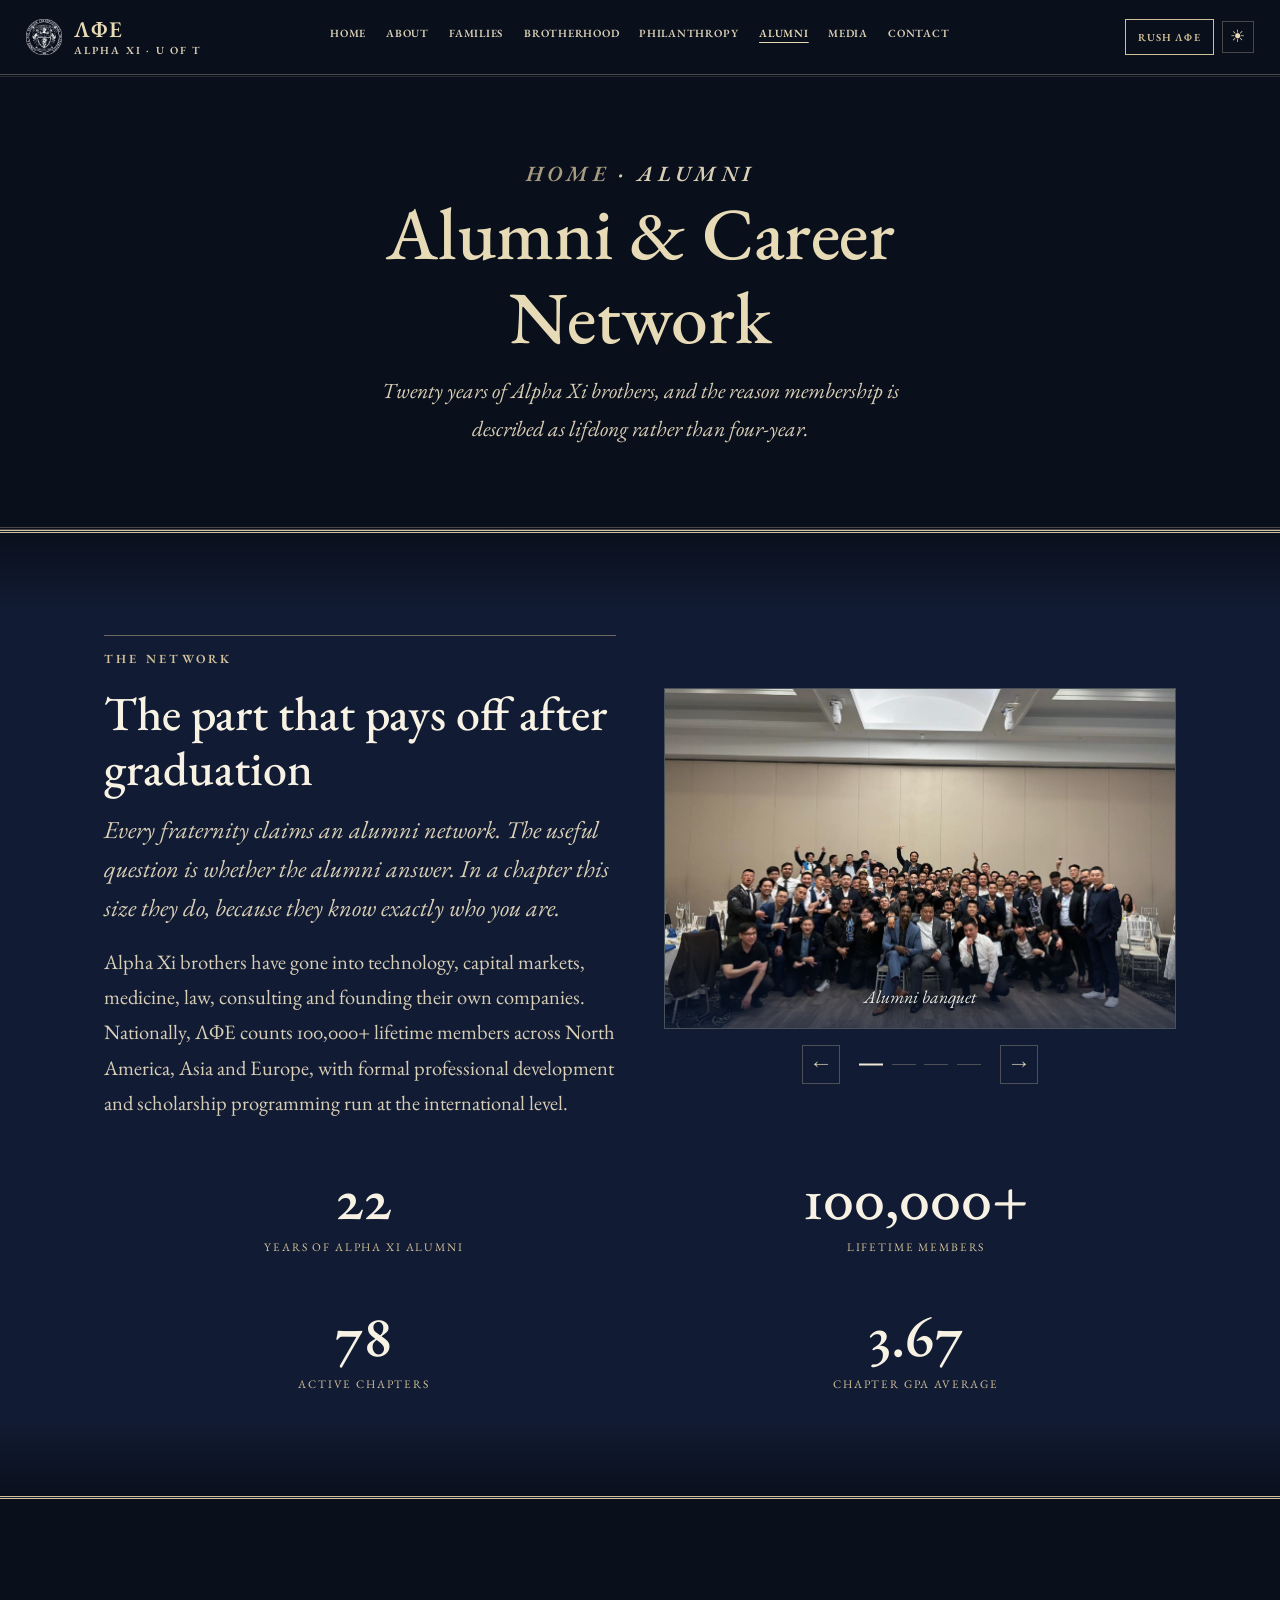
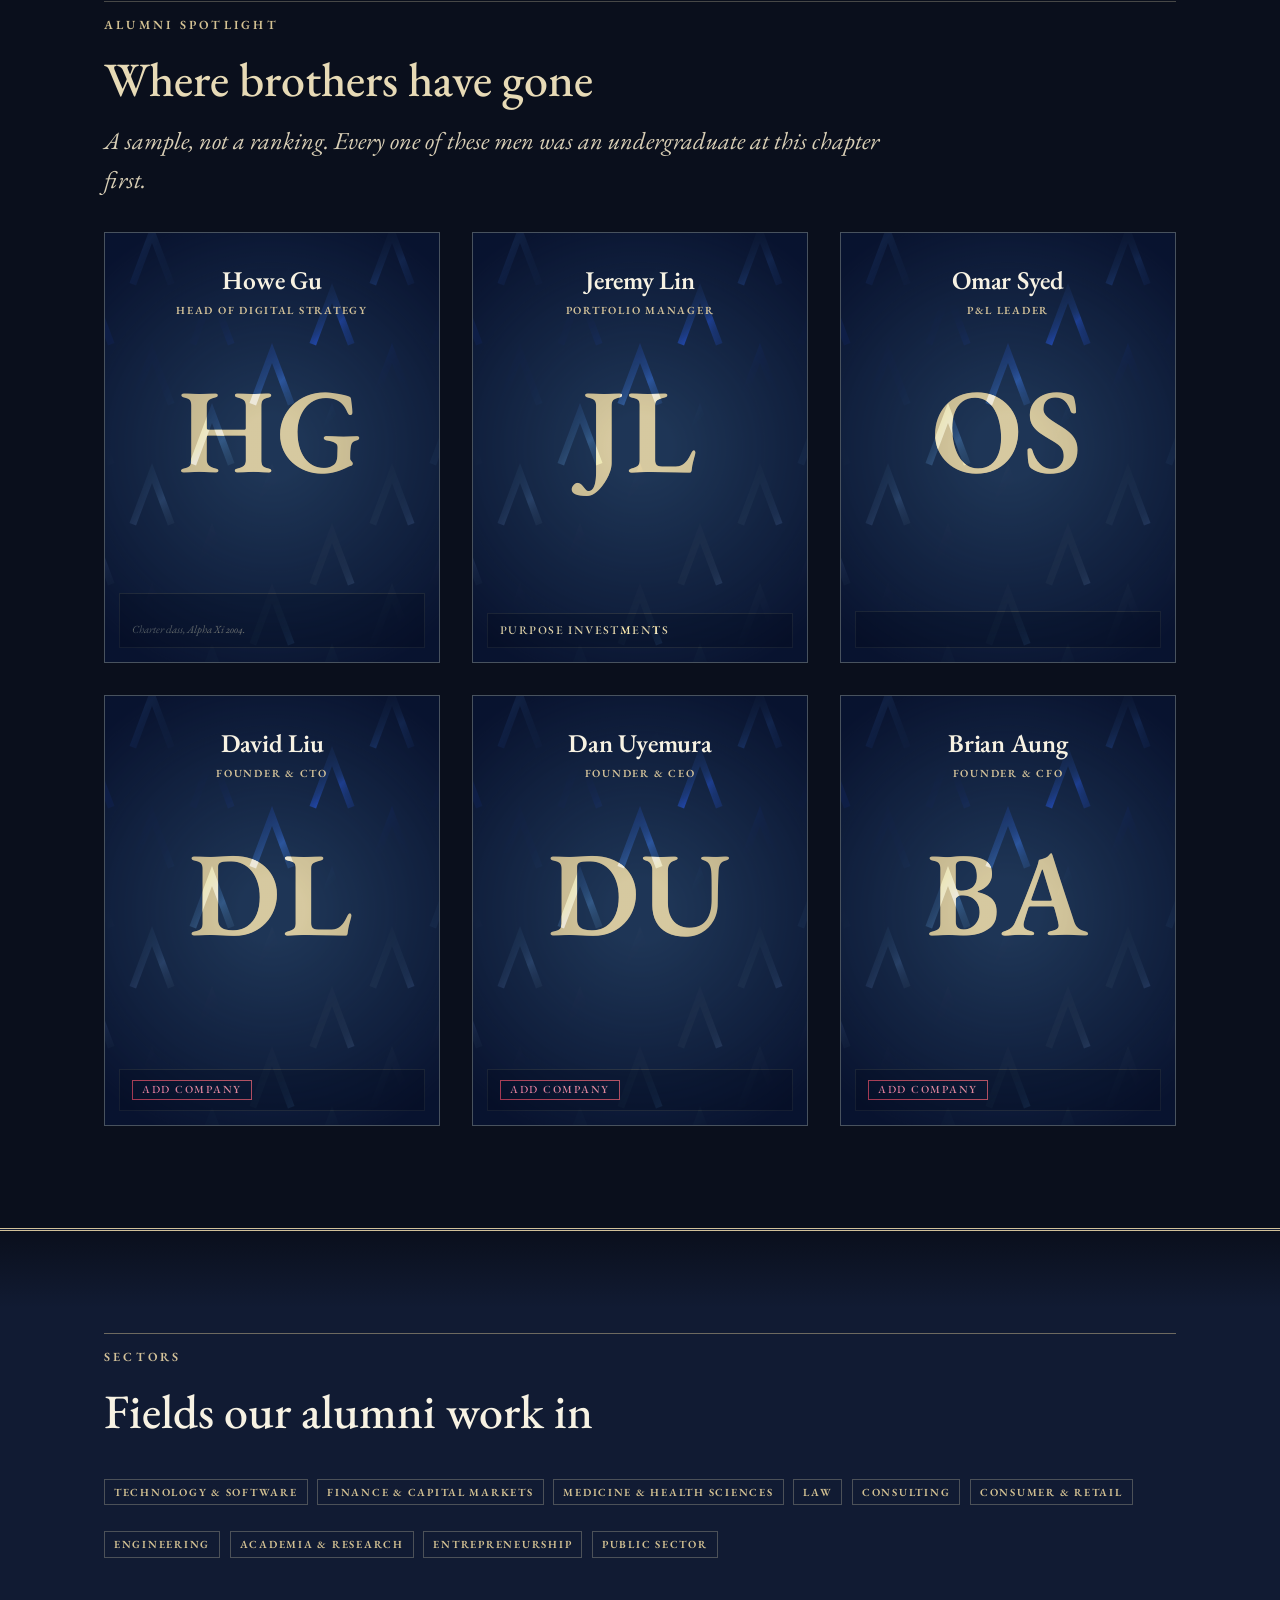
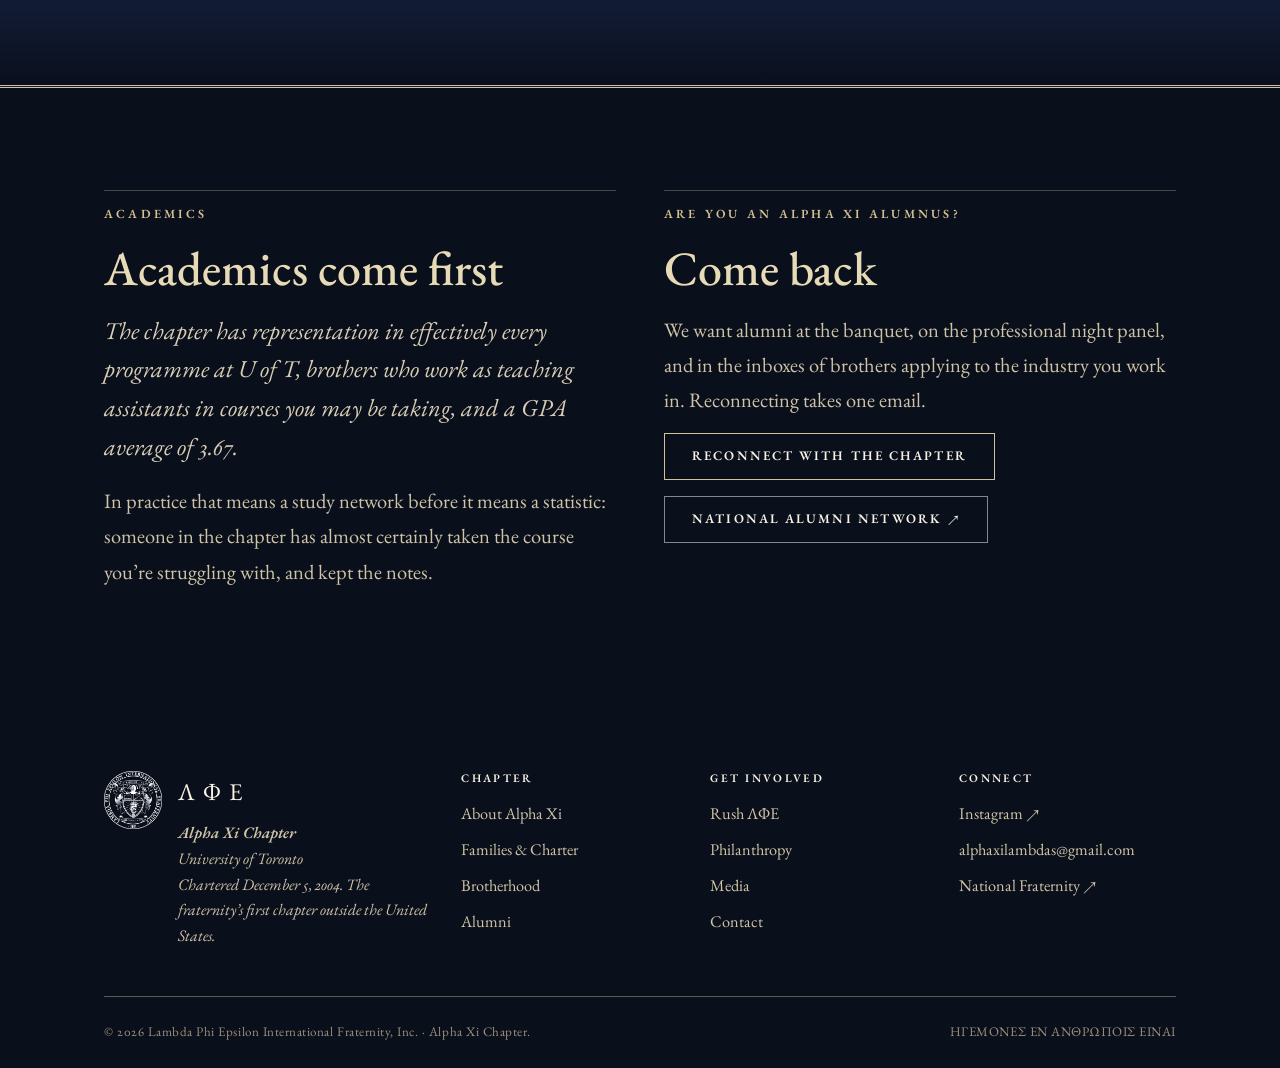
<file: alumni.html>
<!DOCTYPE html>
<html lang="en" data-root="" data-blur-text-targets=".hero__inner, .page-head__inner, .section > .wrap, .cta-band > .wrap">
<head>
<meta charset="utf-8">
    <meta name="viewport" content="width=device-width, initial-scale=1">
    <meta name="color-scheme" content="dark light">
    <script>
      /* Pre-paint the chosen impression before any CSS lands, so the page
         never flashes the wrong theme. Mirrors assets/js/theme.js. */
      (function () {
        try {
          var t = localStorage.getItem("lphie-theme");
          /* Dark is the default impression; only a stored choice overrides it. */
          if (t !== "light" && t !== "dark") { t = "dark"; }
          document.documentElement.setAttribute("data-theme", t);
        } catch (e) {}
      })();
    </script>
    <script src="assets/js/theme.js" defer></script>
    <meta name="theme-color" content="#12296B">
    <link rel="icon" href="assets/img/crest-navy.png" type="image/png">
    <link rel="preconnect" href="https://fonts.googleapis.com">
    <link rel="preconnect" href="https://fonts.gstatic.com" crossorigin>
    <link href="https://fonts.googleapis.com/css2?family=EB+Garamond:ital,wght@0,400;0,500;0,600;0,700;1,400;1,500;1,600&display=swap" rel="stylesheet">
    <link rel="stylesheet" href="assets/css/style.css">
    <link rel="stylesheet" href="assets/css/components/morph-slider.css">
    <link rel="stylesheet" href="assets/css/components/section-fade.css">
    <link rel="stylesheet" href="assets/css/components/masthead.css">
    <link rel="stylesheet" href="assets/css/components/blur-text.css">
    <link rel="stylesheet" href="assets/css/components/dock.css">
    <link rel="stylesheet" href="assets/css/components/border-glow.css">
    <link rel="stylesheet" href="assets/css/components/profile-card.css">
  <title>Alumni & Career Network · ΛΦΕ Alpha Xi</title>
  <meta name="description" content="Alumni of the Alpha Xi Chapter of Lambda Phi Epsilon at the University of Toronto · spotlights, sectors, academics and how alumni can reconnect.">
  <meta property="og:title" content="Alumni & Career Network · ΛΦΕ Alpha Xi">
  <meta property="og:description" content="Alumni of the Alpha Xi Chapter of Lambda Phi Epsilon at the University of Toronto · spotlights, sectors, academics and how alumni can reconnect.">
  <meta property="og:type" content="website">
  <meta property="og:image" content="https://yyzlambdas.com/assets/img/og-cover.png">
  <meta property="og:url" content="https://yyzlambdas.com/alumni.html">
  <meta property="og:site_name" content="ΛΦΕ Alpha Xi · Toronto Lambdas">
  <meta name="twitter:card" content="summary_large_image">
  <link rel="canonical" href="https://yyzlambdas.com/alumni.html">
</head>
<body>
  <a class="skip" href="#main">Skip to content</a>
  <header class="site-header" id="site-header"></header>
  <main id="main">
    <section class="page-head">
      <div class="wrap"><div class="page-head__inner">
        <p class="breadcrumb"><a href="index.html">Home</a> &middot; Alumni</p>
        <h1>Alumni &amp; Career Network</h1>
        <p>Twenty years of Alpha Xi brothers, and the reason membership is described as lifelong
        rather than four-year.</p>
      </div></div>
    </section>


    <section class="section section--navy">
      <div class="wrap">
        <div class="grid grid--2" style="gap:3rem; align-items:center">
          <div class="reveal">
            <p class="eyebrow">The network</p>
            <h2>The part that pays off after graduation</h2>
            <p class="lede">
              Every fraternity claims an alumni network. The useful question is whether the alumni answer.
              In a chapter this size they do, because they know exactly who you are.
            </p>
            <p>
              Alpha Xi brothers have gone into technology, capital markets, medicine, law, consulting and
              founding their own companies. Nationally, &Lambda;&Phi;&Epsilon; counts
              <span data-fill="lifetimeMembers">100,000+</span> lifetime members across North America, Asia and
              Europe, with formal professional development and scholarship programming run at the international level.
            </p>
          </div>
          <div class="reveal"><div data-morph-slider='{"gallery": "alumni", "transition": "melt", "duration": 1.1, "intensity": 0.55, "autoplay": true, "autoplayDelay": 5200, "overlayColor": "#0C1B38", "label": "Alumni"}'></div></div>
        </div>
        <div class="mt-6">
          <div class="stats stats--quad">
            <div class="stat"><div class="stat__value" data-fill="yearsActive">21</div><div class="stat__label">Years of Alpha Xi alumni</div></div>
            <div class="stat"><div class="stat__value" data-fill="lifetimeMembers">100,000+</div><div class="stat__label">Lifetime members</div></div>
            <div class="stat"><div class="stat__value" data-fill="activeChapters">78</div><div class="stat__label">Active chapters</div></div>
            <div class="stat"><div class="stat__value" data-fill="avgGpa">3.67</div><div class="stat__label">Chapter GPA average</div></div>
          </div>
        </div>
      </div>
    </section>

    <section class="section">
      <div class="wrap">
        <p class="eyebrow">Alumni spotlight</p>
        <h2>Where brothers have gone</h2>
        <p class="lede measure">A sample, not a ranking. Every one of these men was an undergraduate at this
        chapter first.</p>
        <div class="grid grid--3 mt-6" id="alumni-grid"></div>
      </div>
    </section>

    <section class="section section--navy">
      <div class="wrap">
        <p class="eyebrow">Sectors</p>
        <h2>Fields our alumni work in</h2>
        <ul id="alumni-sectors" style="list-style:none; padding:0; display:flex; flex-wrap:wrap; gap:.6rem" class="mt-6"></ul>
      </div>
    </section>

    <section class="section">
      <div class="wrap">
        <div class="grid grid--2" style="gap:3rem">
          <div>
            <p class="eyebrow">Academics</p>
            <h2>Academics come first</h2>
            <p class="lede">
              The chapter has representation in effectively every programme at U of T, brothers who work as
              teaching assistants in courses you may be taking, and a GPA average of
              <span data-fill="avgGpa">3.67</span>.
            </p>
            <p style="color:var(--navy-200)">
              In practice that means a study network before it means a statistic: someone in the chapter has
              almost certainly taken the course you&rsquo;re struggling with, and kept the notes.
            </p>
          </div>
          <div>
            <p class="eyebrow">Are you an Alpha Xi alumnus?</p>
            <h2>Come back</h2>
            <p style="color:var(--navy-200)">
              We want alumni at the banquet, on the professional night panel, and in the inboxes of brothers
              applying to the industry you work in. Reconnecting takes one email.
            </p>
            <div class="btn-row">
              <a class="btn btn--light" href="contact.html">Reconnect with the chapter</a>
              <a class="btn btn--outline-light" href="https://lambdaphiepsilon.org/">National alumni network &nearr;</a>
            </div>
          </div>
        </div>
      </div>
    </section>
  </main>
  <footer class="site-footer" id="site-footer"></footer>

  <script src="data/chapter.js"></script>
  <script src="data/roster.js"></script>
  <script src="data/alumni.js"></script>
  <script src="data/content.js"></script>
  <script src="data/galleries.js"></script>
  <script src="assets/js/main.js"></script>
  <script src="assets/js/components/morph-slider.js"></script>
  <script src="assets/js/components/blur-text.js"></script>
  <script src="assets/js/components/dock.js"></script>
  <script src="assets/js/components/border-glow.js"></script>
  <script src="assets/js/components/profile-card.js"></script>
</body>
</html>
</file>
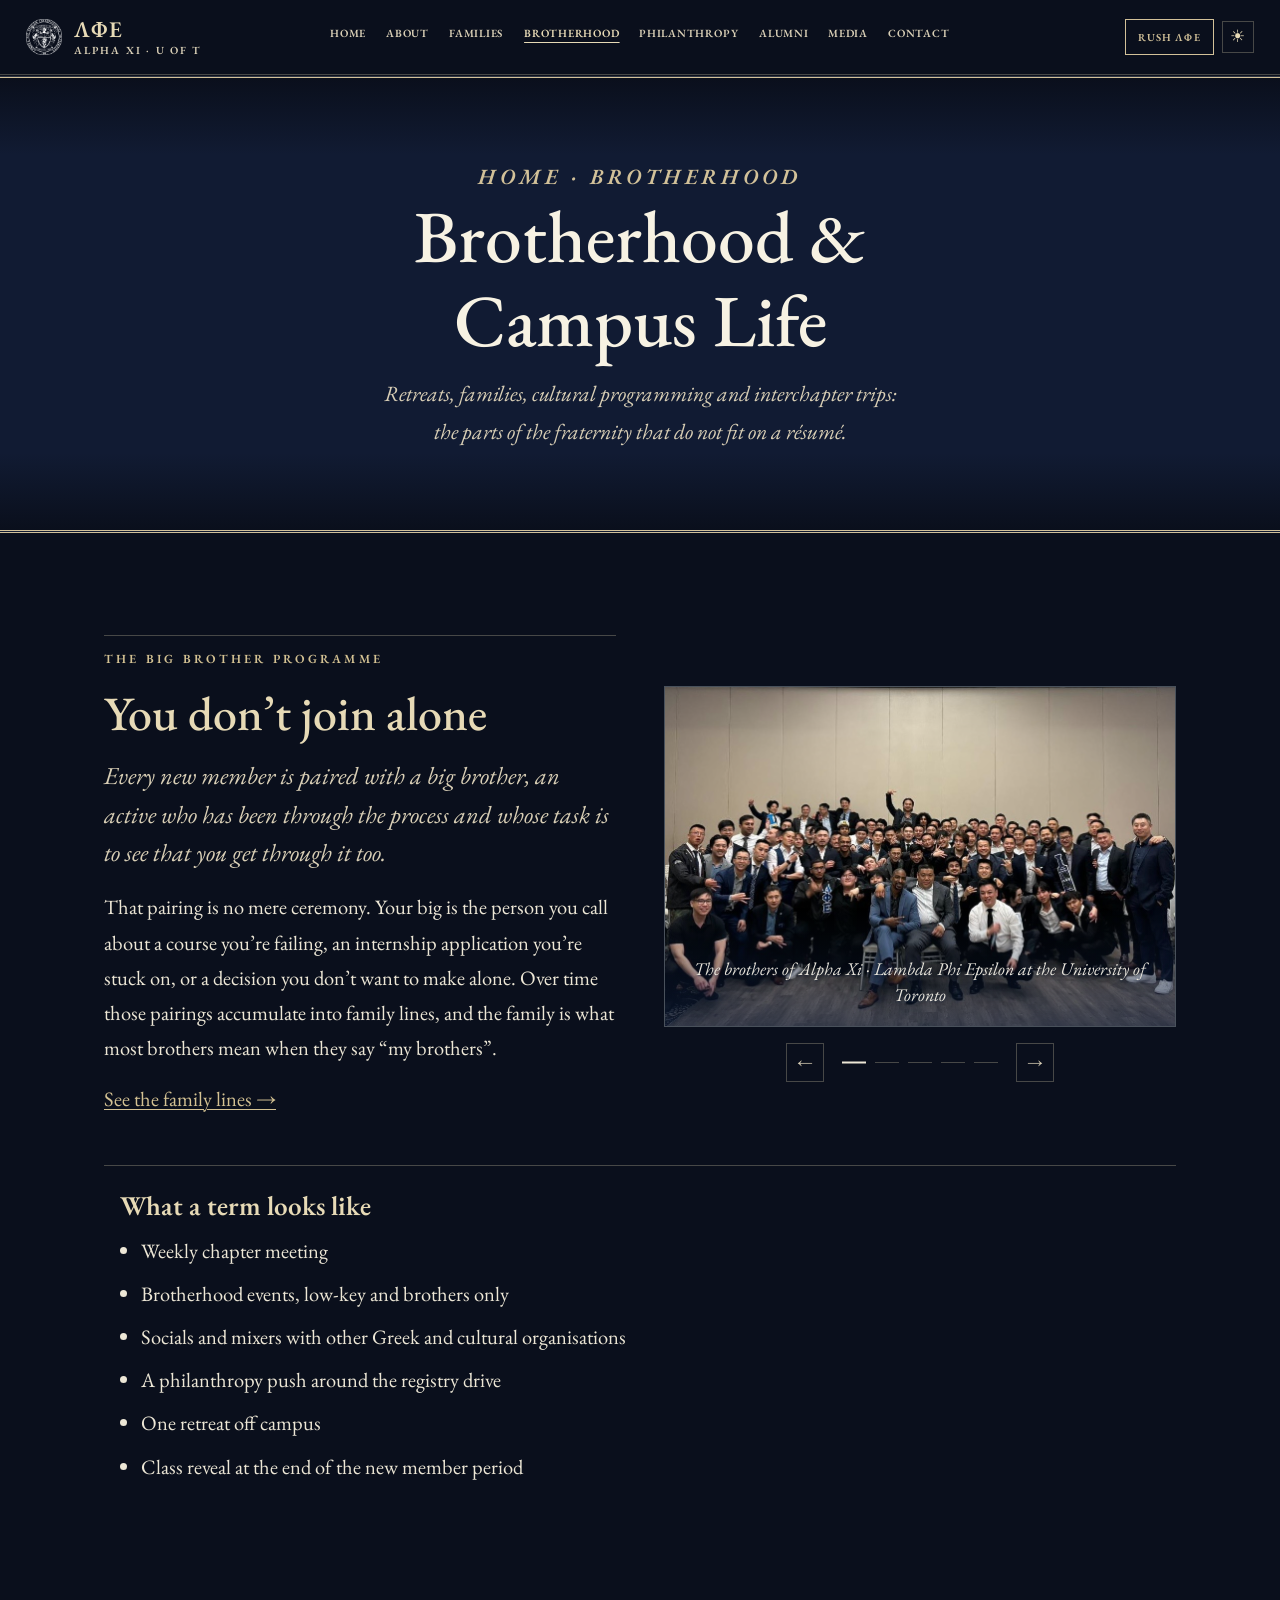
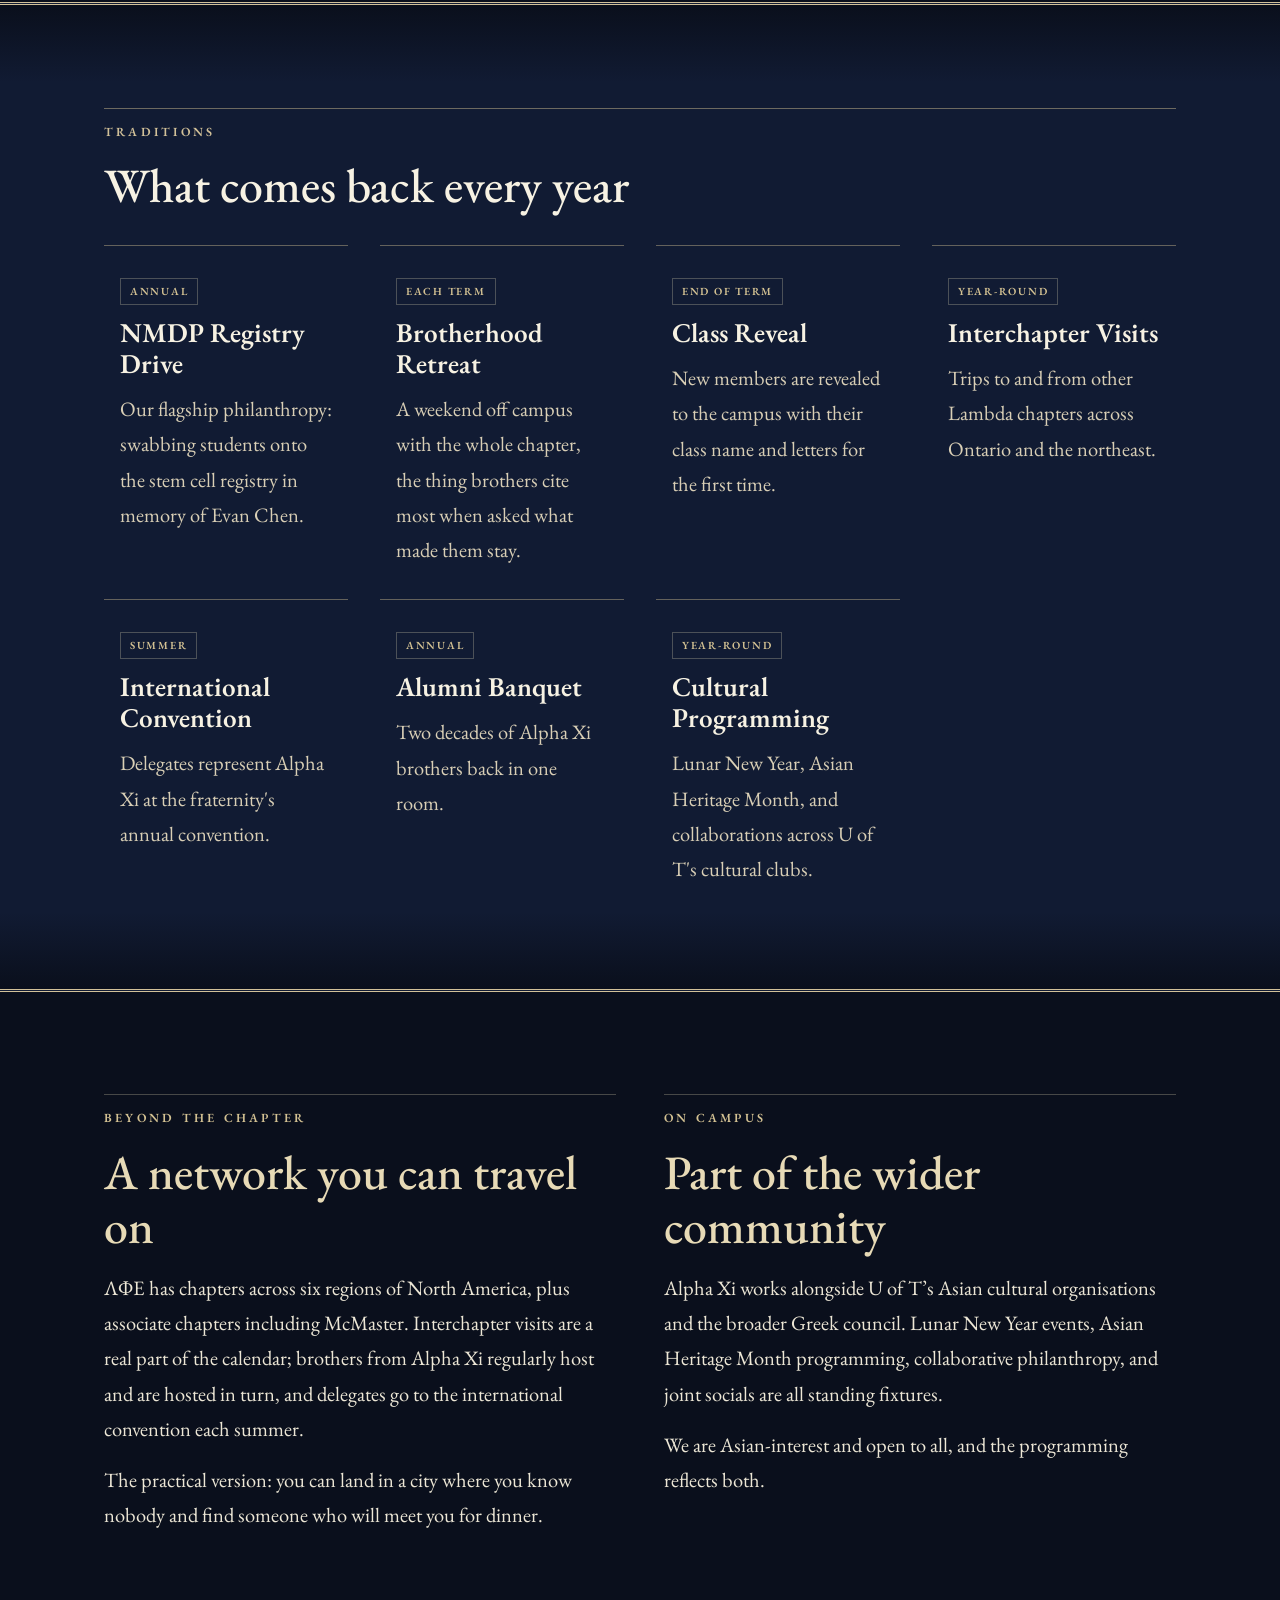
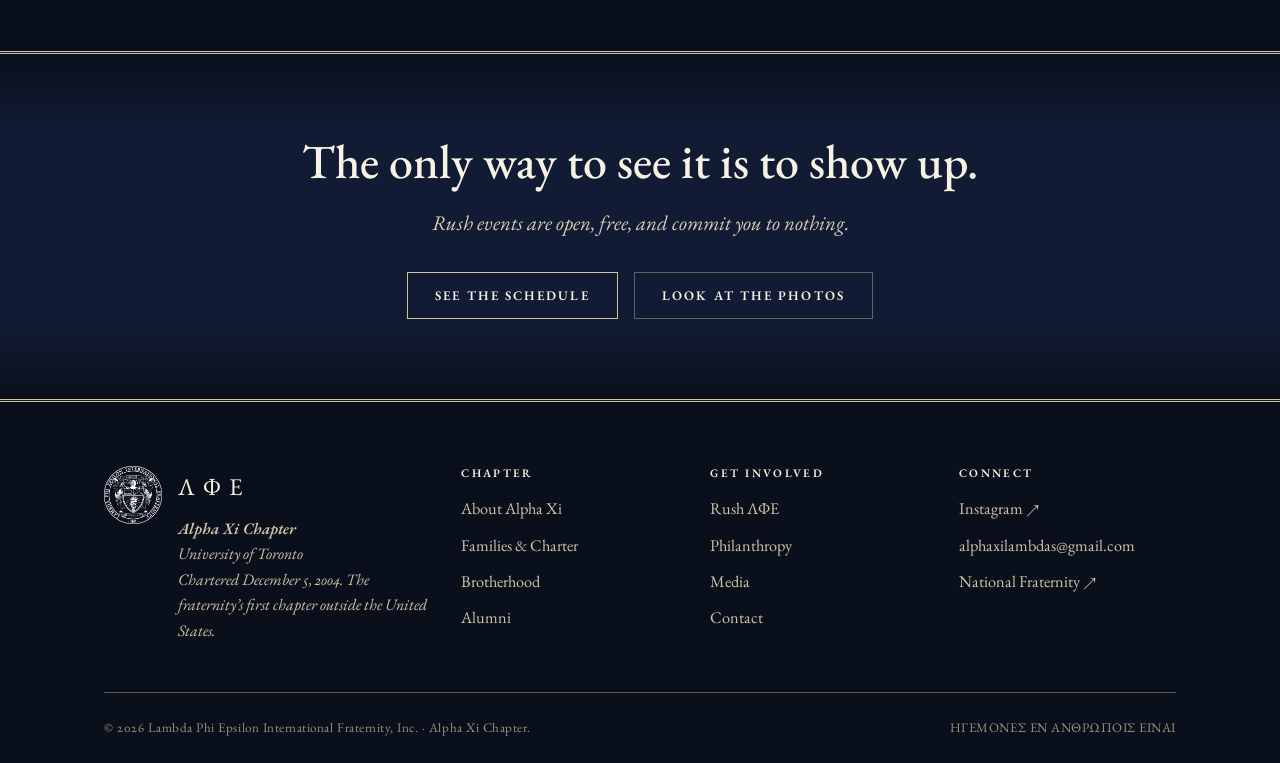
<file: brotherhood.html>
<!DOCTYPE html>
<html lang="en" data-root="" data-blur-text-targets=".hero__inner, .page-head__inner, .section > .wrap, .cta-band > .wrap">
<head>
<meta charset="utf-8">
    <meta name="viewport" content="width=device-width, initial-scale=1">
    <meta name="color-scheme" content="dark light">
    <script>
      /* Pre-paint the chosen impression before any CSS lands, so the page
         never flashes the wrong theme. Mirrors assets/js/theme.js. */
      (function () {
        try {
          var t = localStorage.getItem("lphie-theme");
          /* Dark is the default impression; only a stored choice overrides it. */
          if (t !== "light" && t !== "dark") { t = "dark"; }
          document.documentElement.setAttribute("data-theme", t);
        } catch (e) {}
      })();
    </script>
    <script src="assets/js/theme.js" defer></script>
    <meta name="theme-color" content="#12296B">
    <link rel="icon" href="assets/img/crest-navy.png" type="image/png">
    <link rel="preconnect" href="https://fonts.googleapis.com">
    <link rel="preconnect" href="https://fonts.gstatic.com" crossorigin>
    <link href="https://fonts.googleapis.com/css2?family=EB+Garamond:ital,wght@0,400;0,500;0,600;0,700;1,400;1,500;1,600&display=swap" rel="stylesheet">
    <link rel="stylesheet" href="assets/css/style.css">
    <link rel="stylesheet" href="assets/css/components/morph-slider.css">
    <link rel="stylesheet" href="assets/css/components/section-fade.css">
    <link rel="stylesheet" href="assets/css/components/masthead.css">
    <link rel="stylesheet" href="assets/css/components/blur-text.css">
    <link rel="stylesheet" href="assets/css/components/dock.css">
    <link rel="stylesheet" href="assets/css/components/border-glow.css">
  <title>Brotherhood · ΛΦΕ Alpha Xi</title>
  <meta name="description" content="Retreats, big brother pairings, family lines, cultural programming and interchapter visits at the Alpha Xi Chapter of Lambda Phi Epsilon.">
  <meta property="og:title" content="Brotherhood · ΛΦΕ Alpha Xi">
  <meta property="og:description" content="Retreats, big brother pairings, family lines, cultural programming and interchapter visits at the Alpha Xi Chapter of Lambda Phi Epsilon.">
  <meta property="og:type" content="website">
  <meta property="og:image" content="https://yyzlambdas.com/assets/img/og-cover.png">
  <meta property="og:url" content="https://yyzlambdas.com/brotherhood.html">
  <meta property="og:site_name" content="ΛΦΕ Alpha Xi · Toronto Lambdas">
  <meta name="twitter:card" content="summary_large_image">
  <link rel="canonical" href="https://yyzlambdas.com/brotherhood.html">
</head>
<body>
  <a class="skip" href="#main">Skip to content</a>
  <header class="site-header" id="site-header"></header>
  <main id="main">
    <section class="page-head section--navy">
      <div class="wrap"><div class="page-head__inner">
        <p class="breadcrumb"><a href="index.html">Home</a> &middot; Brotherhood</p>
        <h1>Brotherhood &amp; Campus Life</h1>
        <p>Retreats, families, cultural programming and interchapter trips: the parts of the fraternity
        that do not fit on a résumé.</p>
      </div></div>
    </section>


    <section class="section">
      <div class="wrap">
        <div class="grid grid--2" style="gap:3rem; align-items:center">
          <div class="reveal">
            <p class="eyebrow">The big brother programme</p>
            <h2>You don&rsquo;t join alone</h2>
            <p class="lede">
              Every new member is paired with a big brother, an active who has been through the process and
              whose task is to see that you get through it too.
            </p>
            <p>
              That pairing is no mere ceremony. Your big is the person you call about a course you&rsquo;re failing, an
              internship application you&rsquo;re stuck on, or a decision you don&rsquo;t want to make alone. Over
              time those pairings accumulate into family lines, and the family is what most brothers mean
              when they say &ldquo;my brothers&rdquo;.
            </p>
            <p><a href="brothers.html#families-grid">See the family lines &rarr;</a></p>
          </div>
          <div class="reveal"><div data-morph-slider='{"transition":"melt","duration":1.1,"intensity":0.55,"autoplay":true,"autoplayDelay":5200,"overlayColor":"#0C1B38","label":"The chapter","items":[
          {"image":"assets/img/chapter-group.jpg","caption":"The brothers of Alpha Xi · Lambda Phi Epsilon at the University of Toronto"},
          {"image":"assets/img/gallery/reveal-night.jpg","caption":"Reveal night"},
          {"image":"assets/img/gallery/pool-party.jpg","caption":"Summer pool party"},
          {"image":"assets/img/gallery/mahjong-night.jpg","caption":"Mahjong night"},
          {"image":"assets/img/gallery/convertible-drive.jpg","caption":"Golden hour"}
        ]}'></div></div>
        </div>
        <div class="mt-6">
          <div class="card">
            <h3>What a term looks like</h3>
            <ul>
              <li>Weekly chapter meeting</li>
              <li>Brotherhood events, low-key and brothers only</li>
              <li>Socials and mixers with other Greek and cultural organisations</li>
              <li>A philanthropy push around the registry drive</li>
              <li>One retreat off campus</li>
              <li>Class reveal at the end of the new member period</li>
            </ul>
          </div>
        </div>
      </div>
    </section>

    <section class="section section--navy" id="social">
      <div class="wrap">
        <p class="eyebrow">Traditions</p>
        <h2>What comes back every year</h2>
        <div class="grid grid--3 mt-6" id="traditions-grid"></div>
      </div>
    </section>

    <section class="section">
      <div class="wrap">
        <div class="grid grid--2" style="gap:3rem">
          <div>
            <p class="eyebrow">Beyond the chapter</p>
            <h2>A network you can travel on</h2>
            <p>
              &Lambda;&Phi;&Epsilon; has chapters across six regions of North America, plus associate chapters
              including McMaster. Interchapter visits are a real part of the calendar; brothers from Alpha Xi
              regularly host and are hosted in turn, and delegates go to the international convention each summer.
            </p>
            <p>
              The practical version: you can land in a city where you know nobody and find someone who will meet
              you for dinner.
            </p>
          </div>
          <div>
            <p class="eyebrow">On campus</p>
            <h2>Part of the wider community</h2>
            <p>
              Alpha Xi works alongside U of T&rsquo;s Asian cultural organisations and the broader Greek council.
              Lunar New Year events, Asian Heritage Month programming, collaborative philanthropy, and joint
              socials are all standing fixtures.
            </p>
            <p>
              We are Asian-interest and open to all, and the programming reflects both.
            </p>
          </div>
        </div>
      </div>
    </section>

    <section class="cta-band">
      <div class="wrap">
        <h2>The only way to see it is to show up.</h2>
        <p>Rush events are open, free, and commit you to nothing.</p>
        <div class="btn-row">
          <a class="btn btn--light" href="rush.html">See the schedule</a>
          <a class="btn btn--outline-light" href="media.html">Look at the photos</a>
        </div>
      </div>
    </section>
  </main>
  <footer class="site-footer" id="site-footer"></footer>

  <script src="data/chapter.js"></script>
  <script src="data/roster.js"></script>
  <script src="data/alumni.js"></script>
  <script src="data/content.js"></script>
  <script src="assets/js/main.js"></script>
  <script src="assets/js/components/morph-slider.js"></script>
  <script src="assets/js/components/blur-text.js"></script>
  <script src="assets/js/components/dock.js"></script>
  <script src="assets/js/components/border-glow.js"></script>
</body>
</html>
</file>
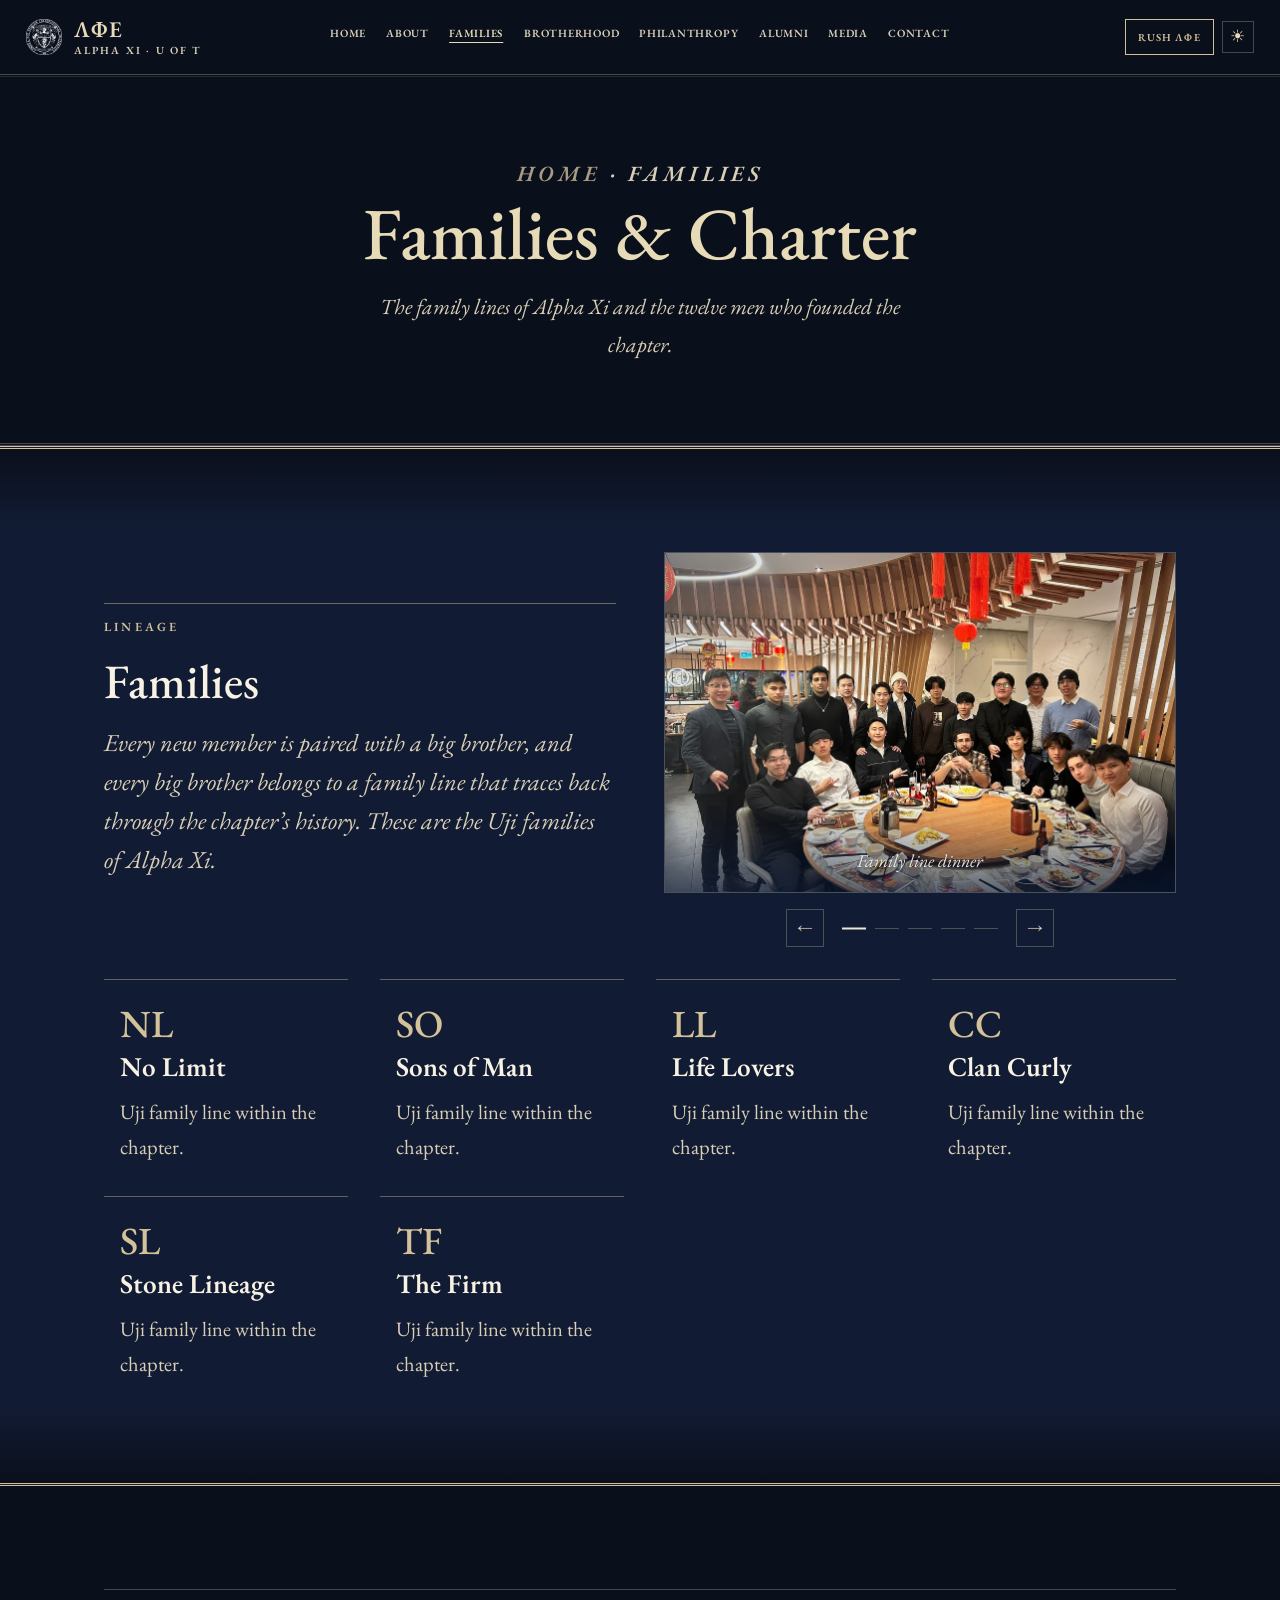
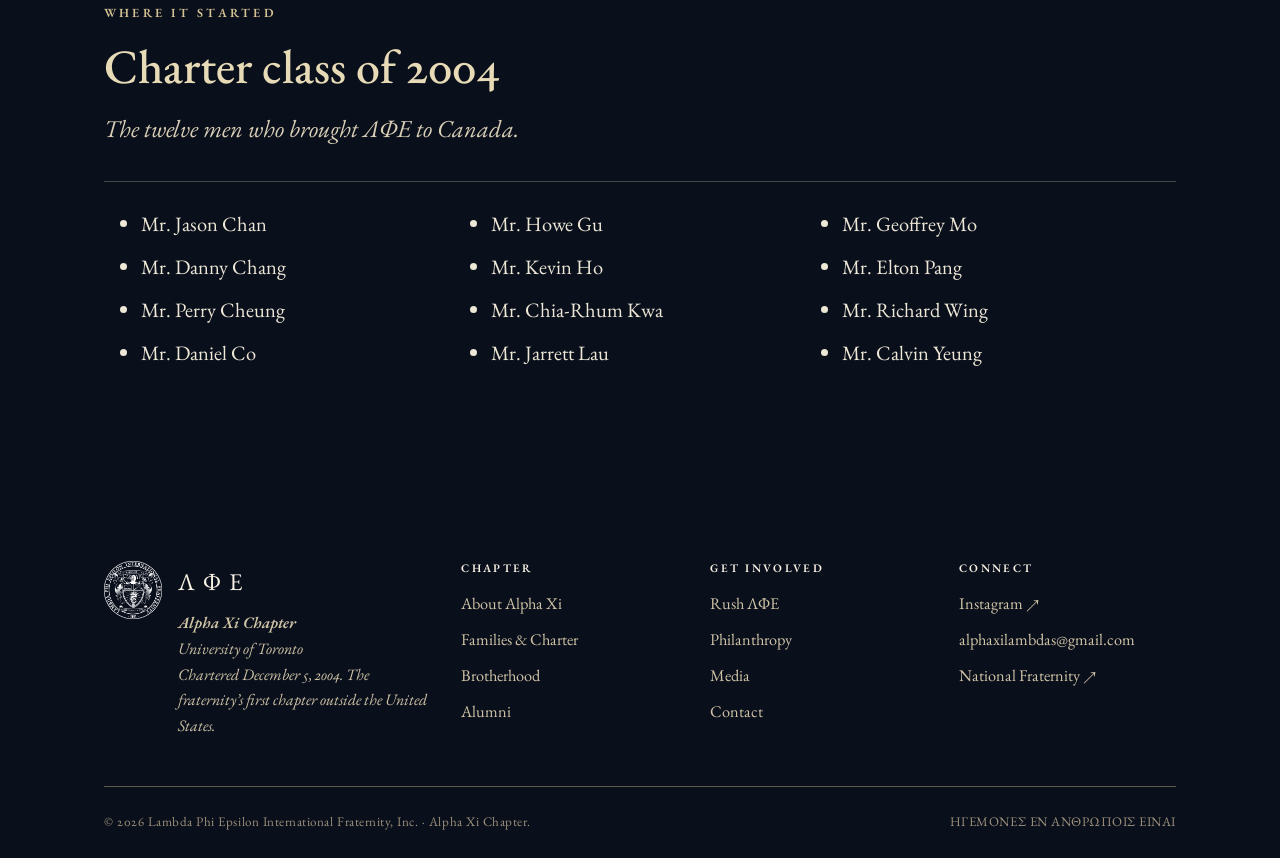
<file: brothers.html>
<!DOCTYPE html>
<html lang="en" data-root="" data-blur-text-targets=".hero__inner, .page-head__inner, .section > .wrap, .cta-band > .wrap">
<head>
<meta charset="utf-8">
    <meta name="viewport" content="width=device-width, initial-scale=1">
    <meta name="color-scheme" content="dark light">
    <script>
      /* Pre-paint the chosen impression before any CSS lands, so the page
         never flashes the wrong theme. Mirrors assets/js/theme.js. */
      (function () {
        try {
          var t = localStorage.getItem("lphie-theme");
          /* Dark is the default impression; only a stored choice overrides it. */
          if (t !== "light" && t !== "dark") { t = "dark"; }
          document.documentElement.setAttribute("data-theme", t);
        } catch (e) {}
      })();
    </script>
    <script src="assets/js/theme.js" defer></script>
    <meta name="theme-color" content="#12296B">
    <link rel="icon" href="assets/img/crest-navy.png" type="image/png">
    <link rel="preconnect" href="https://fonts.googleapis.com">
    <link rel="preconnect" href="https://fonts.gstatic.com" crossorigin>
    <link href="https://fonts.googleapis.com/css2?family=EB+Garamond:ital,wght@0,400;0,500;0,600;0,700;1,400;1,500;1,600&display=swap" rel="stylesheet">
    <link rel="stylesheet" href="assets/css/style.css">
    <link rel="stylesheet" href="assets/css/components/morph-slider.css">
    <link rel="stylesheet" href="assets/css/components/section-fade.css">
    <link rel="stylesheet" href="assets/css/components/masthead.css">
    <link rel="stylesheet" href="assets/css/components/blur-text.css">
    <link rel="stylesheet" href="assets/css/components/dock.css">
    <link rel="stylesheet" href="assets/css/components/border-glow.css">
  <title>Brothers · ΛΦΕ Alpha Xi</title>
  <meta name="description" content="The executive board, active brothers, family lines and charter class of the Alpha Xi Chapter of Lambda Phi Epsilon at the University of Toronto.">
  <meta property="og:title" content="Brothers · ΛΦΕ Alpha Xi">
  <meta property="og:description" content="The executive board, active brothers, family lines and charter class of the Alpha Xi Chapter of Lambda Phi Epsilon at the University of Toronto.">
  <meta property="og:type" content="website">
  <meta property="og:image" content="https://yyzlambdas.com/assets/img/og-cover.png">
  <meta property="og:url" content="https://yyzlambdas.com/brothers.html">
  <meta property="og:site_name" content="ΛΦΕ Alpha Xi · Toronto Lambdas">
  <meta name="twitter:card" content="summary_large_image">
  <link rel="canonical" href="https://yyzlambdas.com/brothers.html">
</head>
<body>
  <a class="skip" href="#main">Skip to content</a>
  <header class="site-header" id="site-header"></header>
  <main id="main">
    <section class="page-head">
      <div class="wrap"><div class="page-head__inner">
        <p class="breadcrumb"><a href="index.html">Home</a> &middot; Families</p>
        <h1>Families &amp; Charter</h1>
        <p>The family lines of Alpha Xi and the twelve men who founded the chapter.</p>
      </div></div>
    </section>


    <section class="section section--navy">
      <div class="wrap">
        <div class="grid grid--2" style="gap:3rem; align-items:center">
          <div class="reveal">
        <p class="eyebrow">Lineage</p>
        <h2>Families</h2>
        <p class="lede measure">
          Every new member is paired with a big brother, and every big brother belongs to a family line that
          traces back through the chapter&rsquo;s history. These are the Uji families of Alpha Xi.
        </p>
          </div>
          <div class="reveal"><div data-morph-slider='{"gallery": "families", "transition": "melt", "duration": 1.1, "intensity": 0.55, "autoplay": true, "autoplayDelay": 5200, "overlayColor": "#0C1B38", "label": "Family lines"}'></div></div>
        </div>
        <div class="grid grid--3 mt-6" id="families-grid"></div>
      </div>
    </section>

    <section class="section">
      <div class="wrap">
        <p class="eyebrow">Where it started</p>
        <h2>Charter class of 2004</h2>
        <p class="lede">The twelve men who brought &Lambda;&Phi;&Epsilon; to Canada.</p>
        <div class="card mt-6">
          <ul id="charter-list" style="columns:3; column-gap:2rem"></ul>
        </div>
      </div>
    </section>
  </main>
  <footer class="site-footer" id="site-footer"></footer>

  <script src="data/chapter.js"></script>
  <script src="data/roster.js"></script>
  <script src="data/alumni.js"></script>
  <script src="data/content.js"></script>
  <script src="data/galleries.js"></script>
  <script src="assets/js/main.js"></script>
  <script src="assets/js/components/morph-slider.js"></script>
  <script src="assets/js/components/blur-text.js"></script>
  <script src="assets/js/components/dock.js"></script>
  <script src="assets/js/components/border-glow.js"></script>
</body>
</html>
</file>
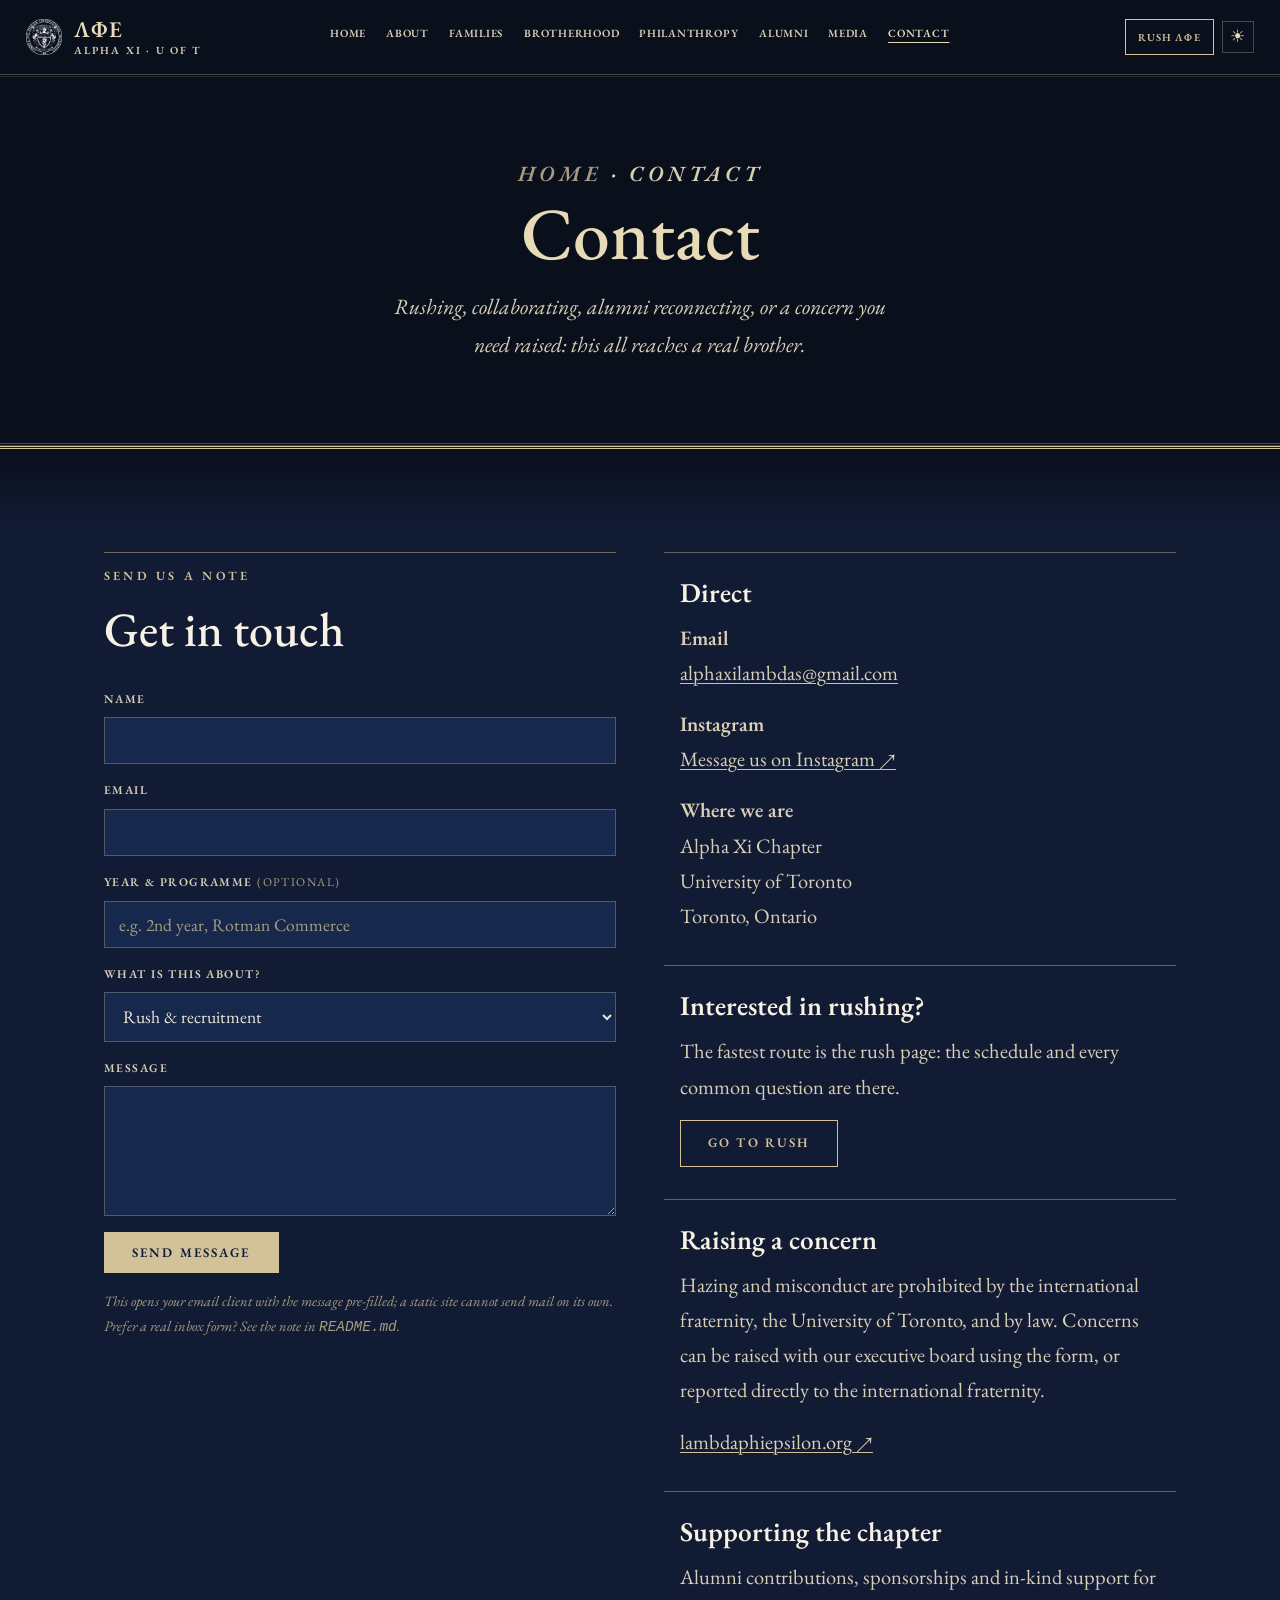
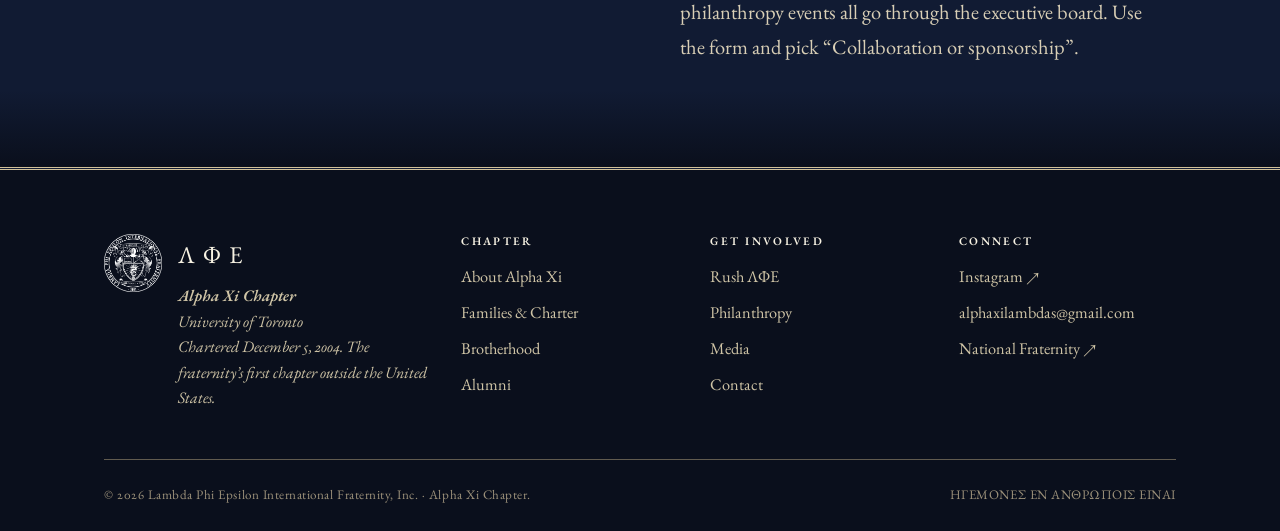
<file: contact.html>
<!DOCTYPE html>
<html lang="en" data-root="" data-blur-text-targets=".hero__inner, .page-head__inner, .section > .wrap, .cta-band > .wrap">
<head>
<meta charset="utf-8">
    <meta name="viewport" content="width=device-width, initial-scale=1">
    <meta name="color-scheme" content="dark light">
    <script>
      /* Pre-paint the chosen impression before any CSS lands, so the page
         never flashes the wrong theme. Mirrors assets/js/theme.js. */
      (function () {
        try {
          var t = localStorage.getItem("lphie-theme");
          /* Dark is the default impression; only a stored choice overrides it. */
          if (t !== "light" && t !== "dark") { t = "dark"; }
          document.documentElement.setAttribute("data-theme", t);
        } catch (e) {}
      })();
    </script>
    <script src="assets/js/theme.js" defer></script>
    <meta name="theme-color" content="#12296B">
    <link rel="icon" href="assets/img/crest-navy.png" type="image/png">
    <link rel="preconnect" href="https://fonts.googleapis.com">
    <link rel="preconnect" href="https://fonts.gstatic.com" crossorigin>
    <link href="https://fonts.googleapis.com/css2?family=EB+Garamond:ital,wght@0,400;0,500;0,600;0,700;1,400;1,500;1,600&display=swap" rel="stylesheet">
    <link rel="stylesheet" href="assets/css/style.css">
    <link rel="stylesheet" href="assets/css/components/section-fade.css">
    <link rel="stylesheet" href="assets/css/components/masthead.css">
    <link rel="stylesheet" href="assets/css/components/blur-text.css">
    <link rel="stylesheet" href="assets/css/components/dock.css">
    <link rel="stylesheet" href="assets/css/components/border-glow.css">
  <title>Contact · ΛΦΕ Alpha Xi</title>
  <meta name="description" content="Contact the Alpha Xi Chapter of Lambda Phi Epsilon at the University of Toronto about rush, philanthropy, collaboration, alumni relations or a conduct concern.">
  <meta property="og:title" content="Contact · ΛΦΕ Alpha Xi">
  <meta property="og:description" content="Contact the Alpha Xi Chapter of Lambda Phi Epsilon at the University of Toronto about rush, philanthropy, collaboration, alumni relations or a conduct concern.">
  <meta property="og:type" content="website">
  <meta property="og:image" content="https://yyzlambdas.com/assets/img/og-cover.png">
  <meta property="og:url" content="https://yyzlambdas.com/contact.html">
  <meta property="og:site_name" content="ΛΦΕ Alpha Xi · Toronto Lambdas">
  <meta name="twitter:card" content="summary_large_image">
  <link rel="canonical" href="https://yyzlambdas.com/contact.html">
</head>
<body>
  <a class="skip" href="#main">Skip to content</a>
  <header class="site-header" id="site-header"></header>
  <main id="main">
    <section class="page-head">
      <div class="wrap"><div class="page-head__inner">
        <p class="breadcrumb"><a href="index.html">Home</a> &middot; Contact</p>
        <h1>Contact</h1>
        <p>Rushing, collaborating, alumni reconnecting, or a concern you need raised:
        this all reaches a real brother.</p>
      </div></div>
    </section>

    <section class="section section--navy">
      <div class="wrap">
        <div class="grid grid--2" style="gap:3rem; align-items:start">
          <div>
            <p class="eyebrow">Send us a note</p>
            <h2>Get in touch</h2>
            <form class="form mt-6" id="contact-form">
              <div class="field">
                <label for="f-name">Name</label>
                <input id="f-name" name="name" type="text" required autocomplete="name">
              </div>
              <div class="field">
                <label for="f-email">Email</label>
                <input id="f-email" name="email" type="email" required autocomplete="email">
              </div>
              <div class="field">
                <label for="f-program">Year &amp; programme <span style="font-weight:400;color:var(--ink-mute)">(optional)</span></label>
                <input id="f-program" name="program" type="text" placeholder="e.g. 2nd year, Rotman Commerce">
              </div>
              <div class="field">
                <label for="f-topic">What is this about?</label>
                <select id="f-topic" name="topic">
                  <option>Rush &amp; recruitment</option>
                  <option>Philanthropy / registry drive</option>
                  <option>Collaboration or sponsorship</option>
                  <option>Alumni reconnecting</option>
                  <option>Media &amp; press</option>
                  <option>Conduct concern</option>
                  <option>Something else</option>
                </select>
              </div>
              <div class="field">
                <label for="f-message">Message</label>
                <textarea id="f-message" name="message" required></textarea>
              </div>
              <div class="btn-row">
                <button class="btn btn--primary" type="submit">Send message</button>
              </div>
              <p class="field__hint" id="form-note">
                This opens your email client with the message pre-filled; a static site cannot send mail
                on its own. Prefer a real inbox form? See the note in <code>README.md</code>.
              </p>
            </form>
          </div>

          <div>
            <div class="card">
              <h3>Direct</h3>
              <p><strong>Email</strong><br><a data-mailto href="#"><span data-fill="email">email</span></a></p>
              <p><strong>Instagram</strong><br><a data-instagram href="#">Message us on Instagram &nearr;</a></p>
              <p><strong>Where we are</strong><br>
                <span data-fill="designation">Alpha Xi</span> Chapter<br>
                <span data-fill="school">University of Toronto</span><br>
                <span data-fill="city">Toronto, Ontario</span>
              </p>
            </div>

            <div class="card mt-6">
              <h3>Interested in rushing?</h3>
              <p>The fastest route is the rush page: the schedule and every common question are there.</p>
              <div class="btn-row"><a class="btn btn--ghost" href="rush.html">Go to rush</a></div>
            </div>

            <div class="card mt-6">
              <h3>Raising a concern</h3>
              <p>
                Hazing and misconduct are prohibited by the international fraternity, the University of Toronto,
                and by law. Concerns can be raised with our executive board using the form, or reported directly
                to the international fraternity.
              </p>
              <p><a href="https://lambdaphiepsilon.org/">lambdaphiepsilon.org &nearr;</a></p>
            </div>

            <div class="card mt-6">
              <h3>Supporting the chapter</h3>
              <p>
                Alumni contributions, sponsorships and in-kind support for philanthropy events all go through the
                executive board. Use the form and pick &ldquo;Collaboration or sponsorship&rdquo;.
              </p>
            </div>
          </div>
        </div>
      </div>
    </section>
  </main>
  <footer class="site-footer" id="site-footer"></footer>

  <script src="data/chapter.js"></script>
  <script src="data/roster.js"></script>
  <script src="data/alumni.js"></script>
  <script src="data/content.js"></script>
  <script src="assets/js/main.js"></script>
  <script src="assets/js/components/blur-text.js"></script>
  <script src="assets/js/components/dock.js"></script>
  <script src="assets/js/components/border-glow.js"></script>
</body>
</html>
</file>
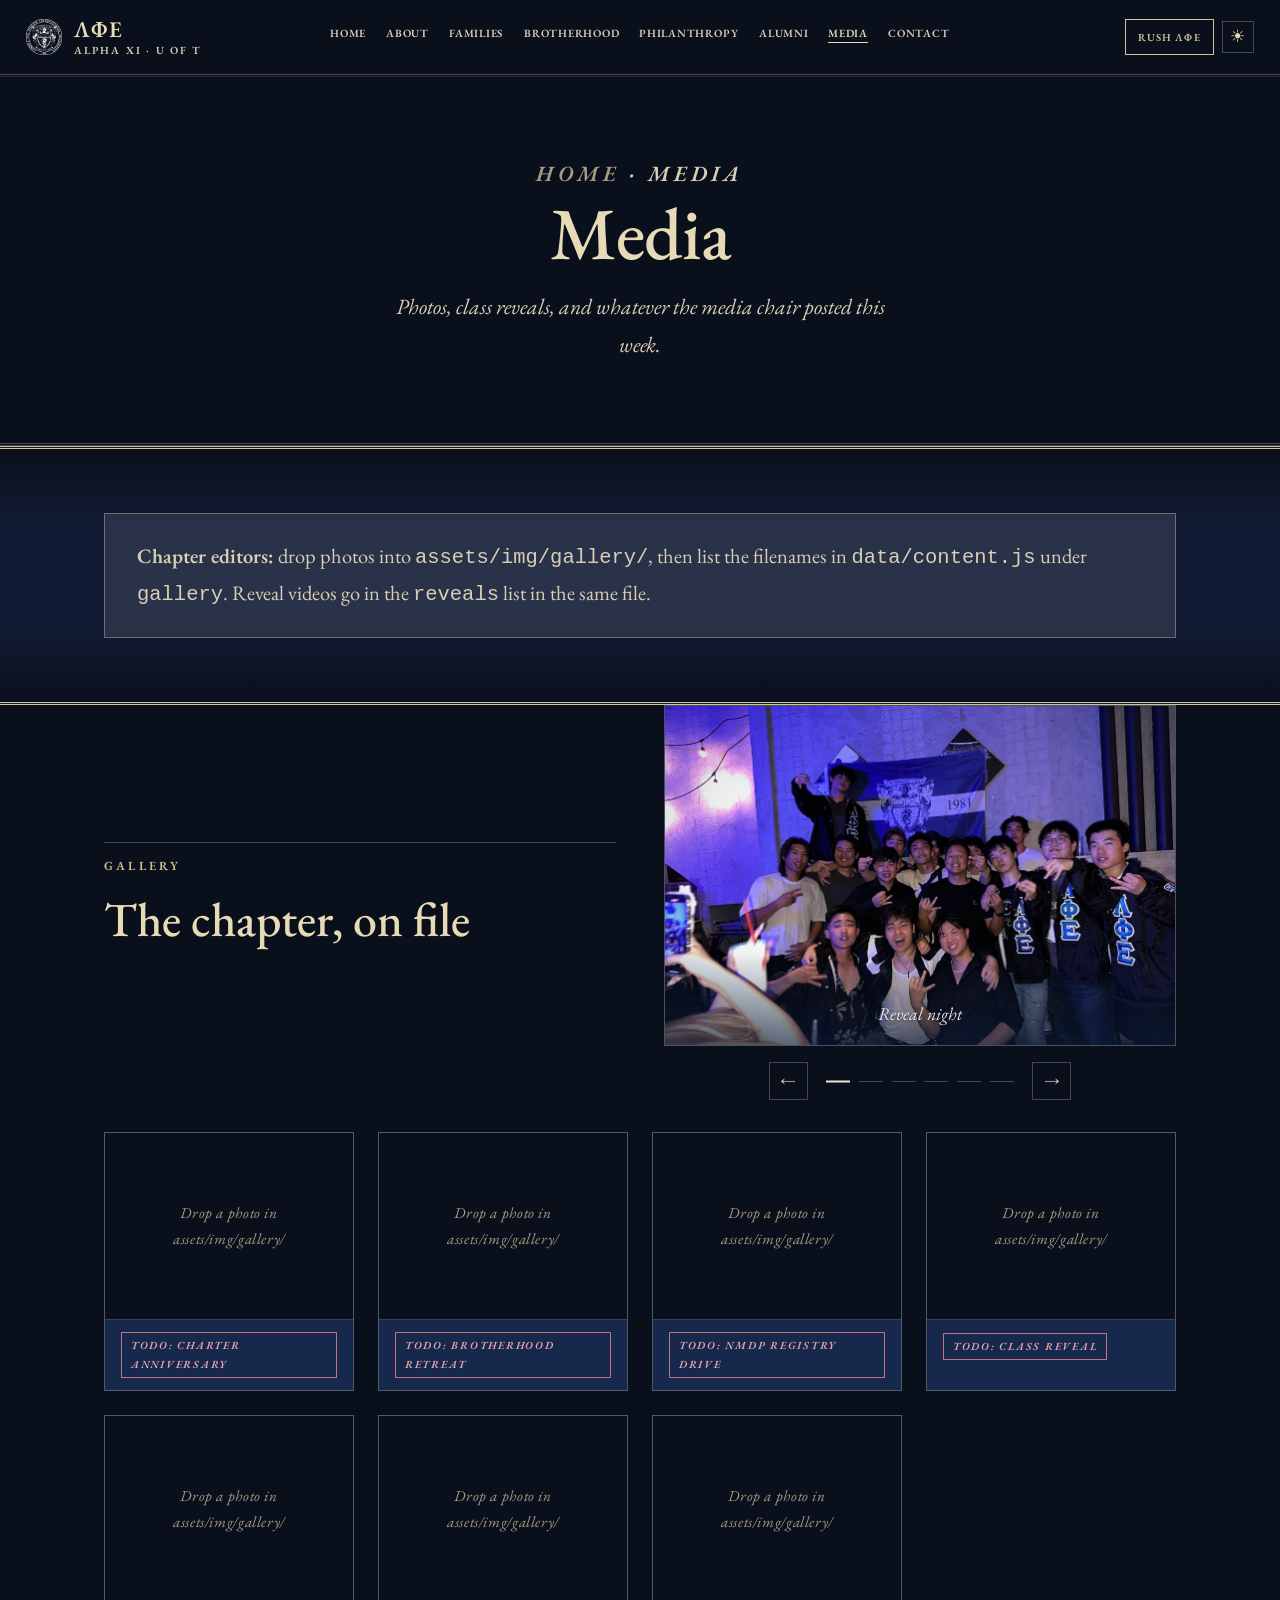
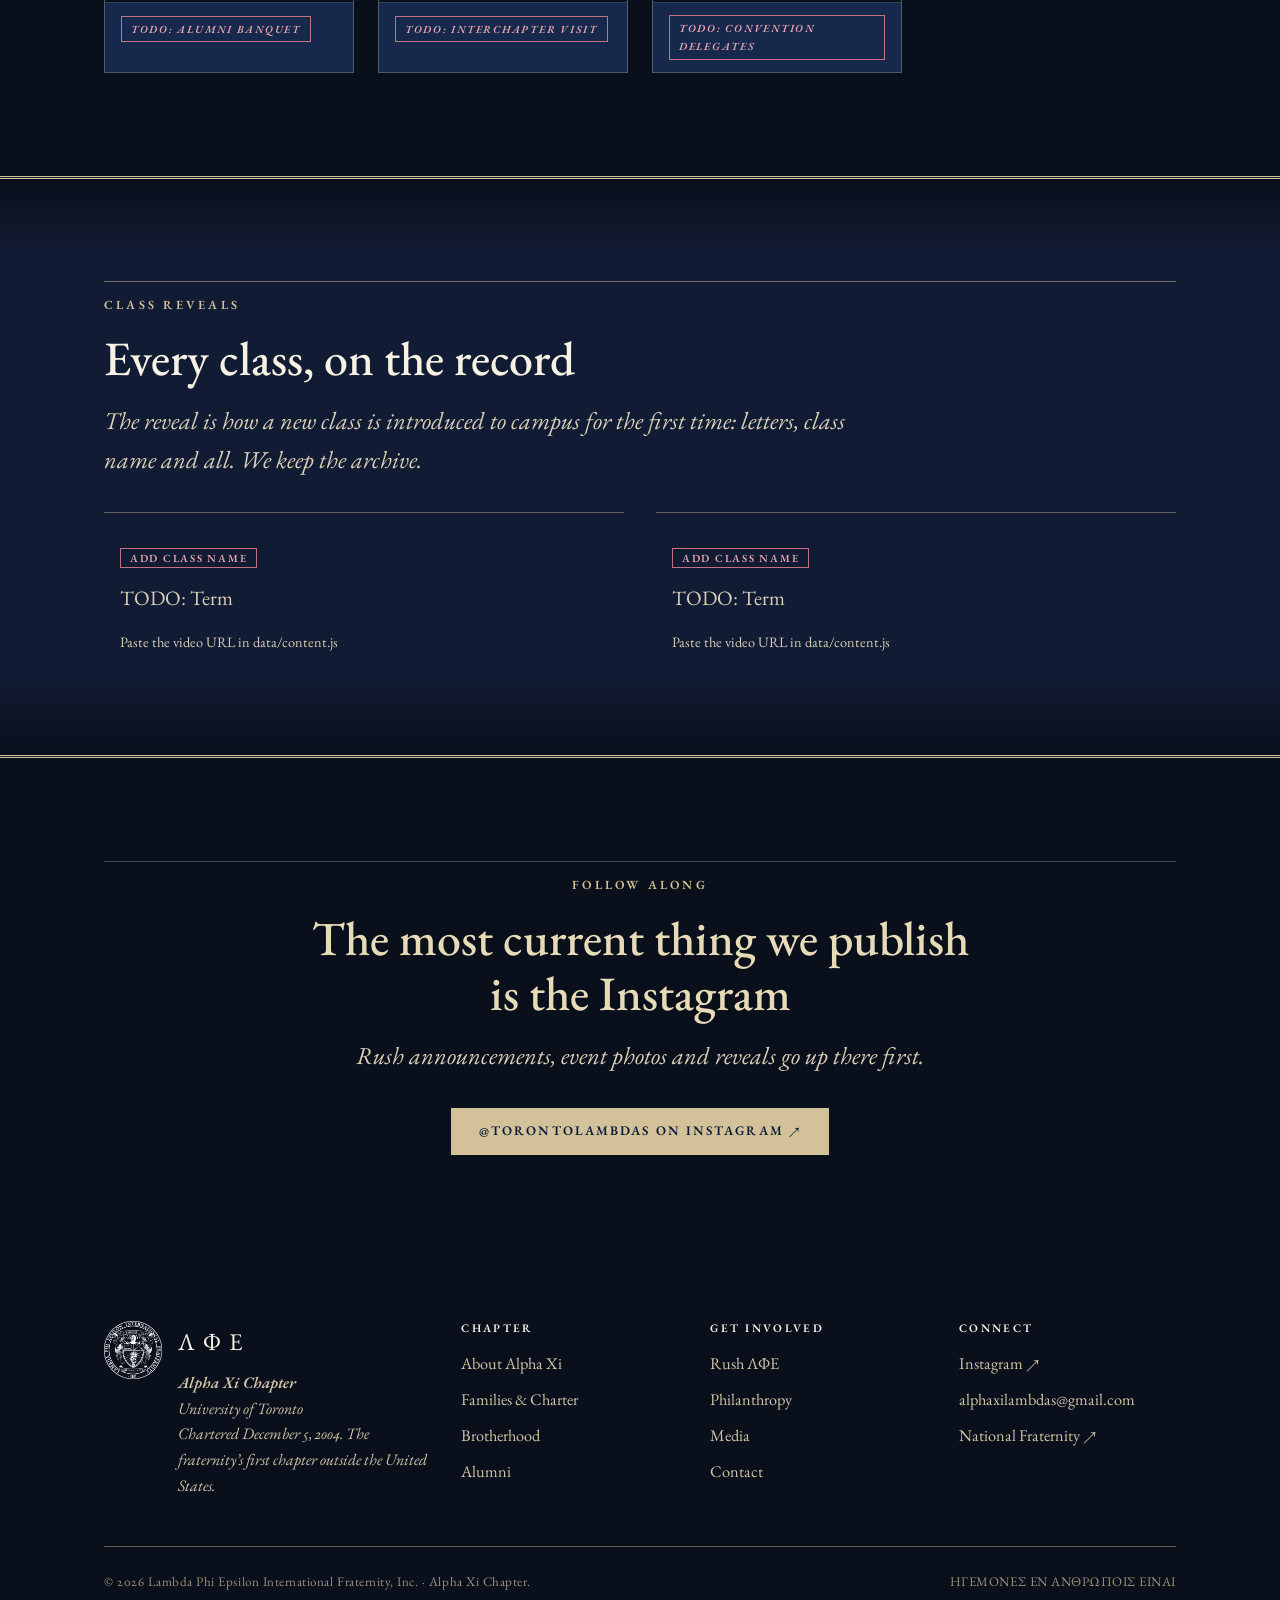
<file: media.html>
<!DOCTYPE html>
<html lang="en" data-root="" data-blur-text-targets=".hero__inner, .page-head__inner, .section > .wrap, .cta-band > .wrap">
<head>
<meta charset="utf-8">
    <meta name="viewport" content="width=device-width, initial-scale=1">
    <meta name="color-scheme" content="dark light">
    <script>
      /* Pre-paint the chosen impression before any CSS lands, so the page
         never flashes the wrong theme. Mirrors assets/js/theme.js. */
      (function () {
        try {
          var t = localStorage.getItem("lphie-theme");
          /* Dark is the default impression; only a stored choice overrides it. */
          if (t !== "light" && t !== "dark") { t = "dark"; }
          document.documentElement.setAttribute("data-theme", t);
        } catch (e) {}
      })();
    </script>
    <script src="assets/js/theme.js" defer></script>
    <meta name="theme-color" content="#12296B">
    <link rel="icon" href="assets/img/crest-navy.png" type="image/png">
    <link rel="preconnect" href="https://fonts.googleapis.com">
    <link rel="preconnect" href="https://fonts.gstatic.com" crossorigin>
    <link href="https://fonts.googleapis.com/css2?family=EB+Garamond:ital,wght@0,400;0,500;0,600;0,700;1,400;1,500;1,600&display=swap" rel="stylesheet">
    <link rel="stylesheet" href="assets/css/style.css">
    <link rel="stylesheet" href="assets/css/components/morph-slider.css">
    <link rel="stylesheet" href="assets/css/components/section-fade.css">
    <link rel="stylesheet" href="assets/css/components/masthead.css">
    <link rel="stylesheet" href="assets/css/components/blur-text.css">
    <link rel="stylesheet" href="assets/css/components/dock.css">
    <link rel="stylesheet" href="assets/css/components/border-glow.css">
  <title>Media · ΛΦΕ Alpha Xi</title>
  <meta name="description" content="Photo gallery, class reveal archive and social media for the Alpha Xi Chapter of Lambda Phi Epsilon at the University of Toronto.">
  <meta property="og:title" content="Media · ΛΦΕ Alpha Xi">
  <meta property="og:description" content="Photo gallery, class reveal archive and social media for the Alpha Xi Chapter of Lambda Phi Epsilon at the University of Toronto.">
  <meta property="og:type" content="website">
  <meta property="og:image" content="https://yyzlambdas.com/assets/img/og-cover.png">
  <meta property="og:url" content="https://yyzlambdas.com/media.html">
  <meta property="og:site_name" content="ΛΦΕ Alpha Xi · Toronto Lambdas">
  <meta name="twitter:card" content="summary_large_image">
  <link rel="canonical" href="https://yyzlambdas.com/media.html">
</head>
<body>
  <a class="skip" href="#main">Skip to content</a>
  <header class="site-header" id="site-header"></header>
  <main id="main">
    <section class="page-head">
      <div class="wrap"><div class="page-head__inner">
        <p class="breadcrumb"><a href="index.html">Home</a> &middot; Media</p>
        <h1>Media</h1>
        <p>Photos, class reveals, and whatever the media chair posted this week.</p>
      </div></div>
    </section>


    <section class="section section--tight section--navy">
      <div class="wrap">
        <div class="callout">
          <p><strong>Chapter editors:</strong> drop photos into <code>assets/img/gallery/</code>, then list the
          filenames in <code>data/content.js</code> under <code>gallery</code>. Reveal videos go in the
          <code>reveals</code> list in the same file.</p>
        </div>
      </div>
    </section>

    <section class="section" style="padding-top:0">
      <div class="wrap">
        <div class="grid grid--2" style="gap:3rem; align-items:center">
          <div class="reveal">
        <p class="eyebrow">Gallery</p>
        <h2>The chapter, on file</h2>
          </div>
          <div class="reveal"><div data-morph-slider='{"gallery": "media", "transition": "melt", "duration": 1.1, "intensity": 0.55, "autoplay": true, "autoplayDelay": 5200, "overlayColor": "#0C1B38", "label": "Chapter media"}'></div></div>
        </div>
        <div class="gallery mt-6" id="gallery-grid"></div>
      </div>
    </section>

    <section class="section section--navy">
      <div class="wrap">
        <p class="eyebrow">Class reveals</p>
        <h2>Every class, on the record</h2>
        <p class="lede measure">
          The reveal is how a new class is introduced to campus for the first time: letters, class name
          and all. We keep the archive.
        </p>
        <div class="grid grid--3 mt-6" id="reveal-list"></div>
      </div>
    </section>

    <section class="section">
      <div class="wrap text-center">
        <p class="eyebrow mx-auto" style="justify-content:center">Follow along</p>
        <h2>The most current thing we publish<br>is the Instagram</h2>
        <p class="lede measure mx-auto">Rush announcements, event photos and reveals go up there first.</p>
        <div class="btn-row mt-6" style="justify-content:center" id="instagram-embed"></div>
      </div>
    </section>
  </main>
  <footer class="site-footer" id="site-footer"></footer>

  <script src="data/chapter.js"></script>
  <script src="data/roster.js"></script>
  <script src="data/alumni.js"></script>
  <script src="data/content.js"></script>
  <script src="data/galleries.js"></script>
  <script src="assets/js/main.js"></script>
  <script src="assets/js/components/morph-slider.js"></script>
  <script src="assets/js/components/blur-text.js"></script>
  <script src="assets/js/components/dock.js"></script>
  <script src="assets/js/components/border-glow.js"></script>
</body>
</html>
</file>
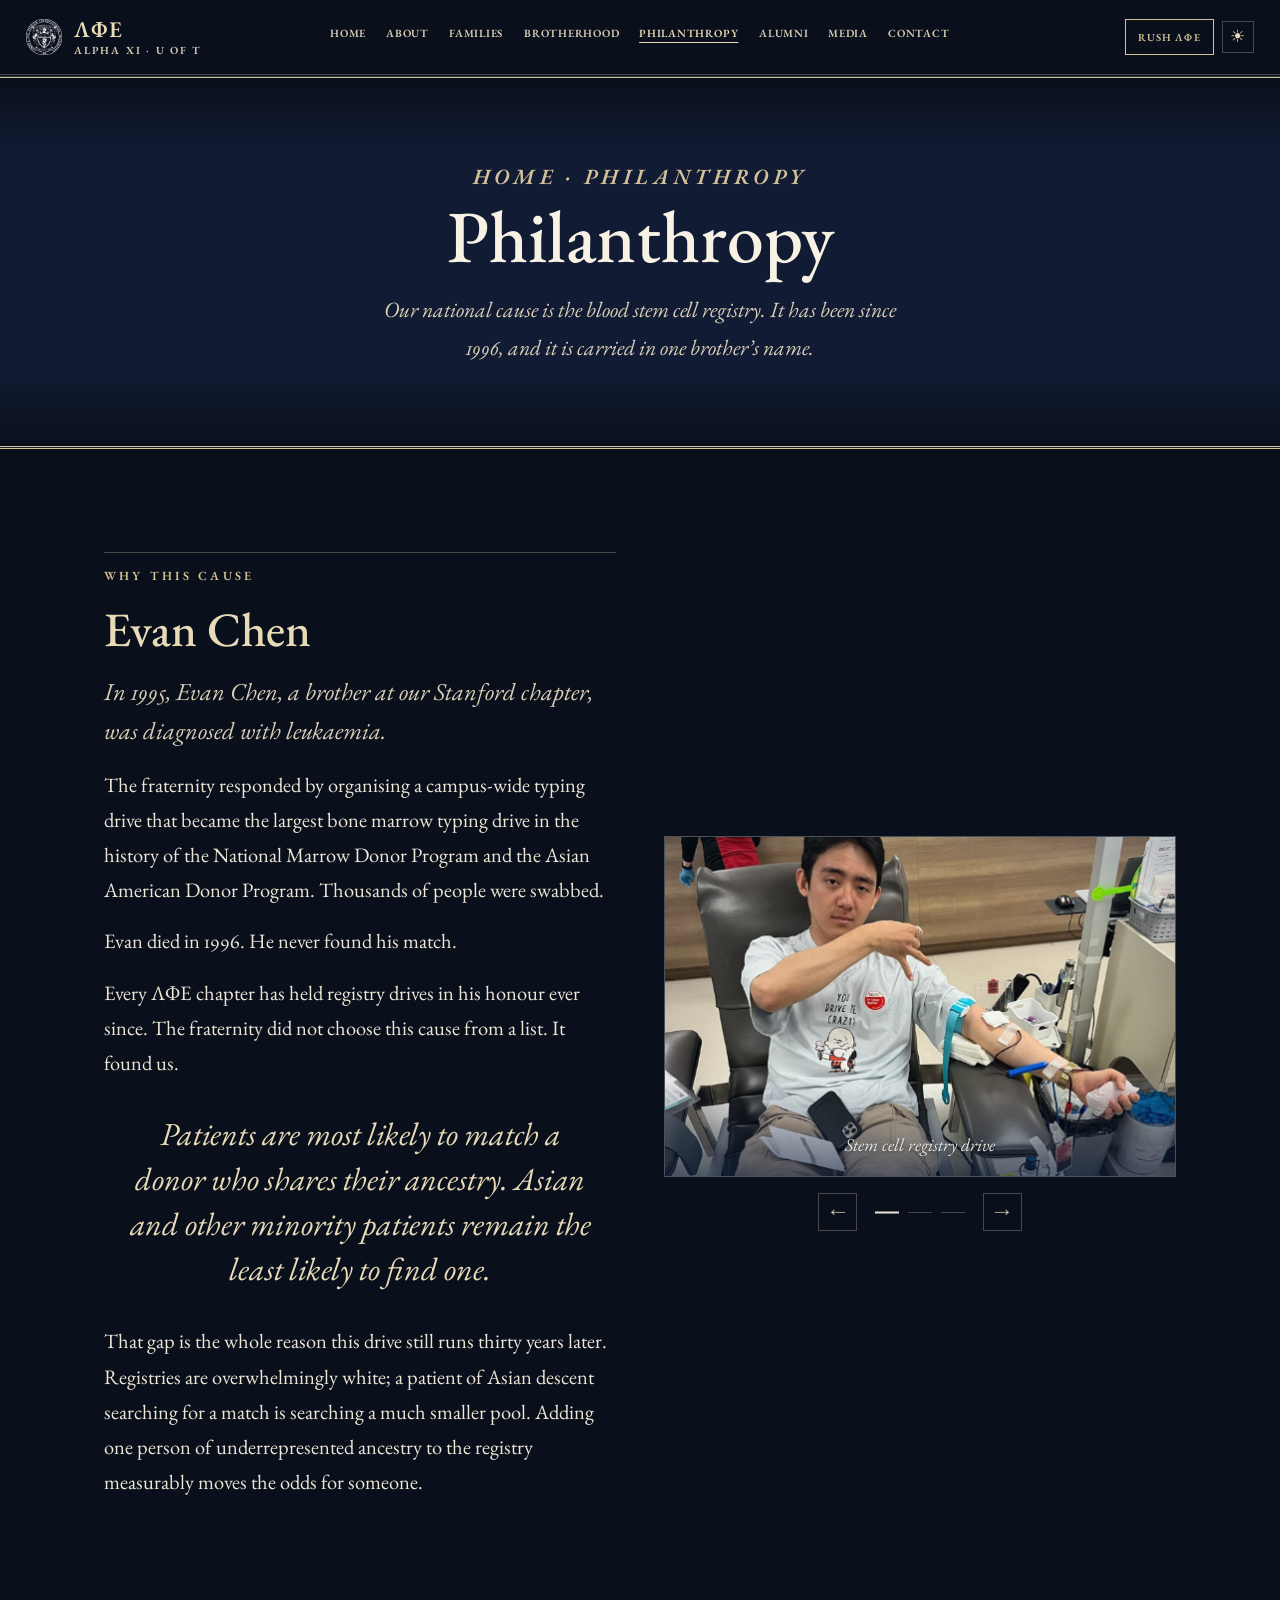
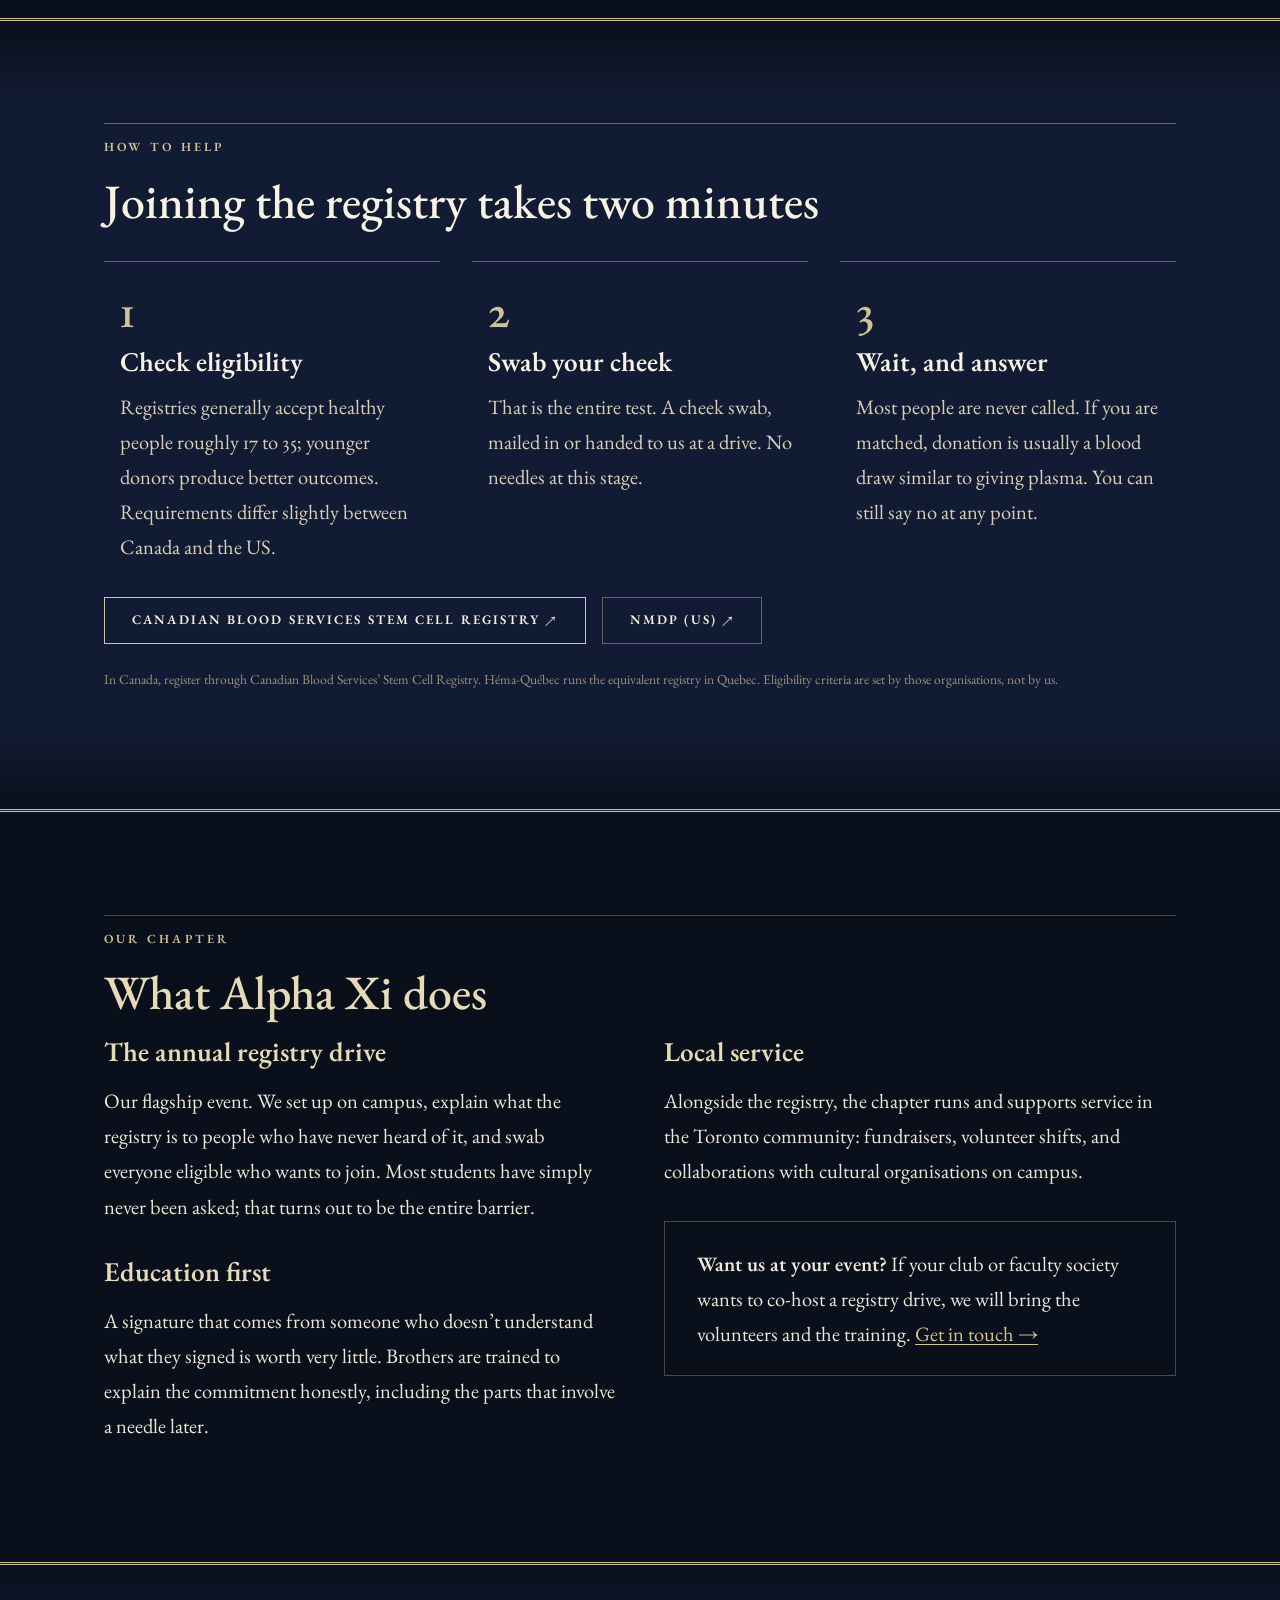
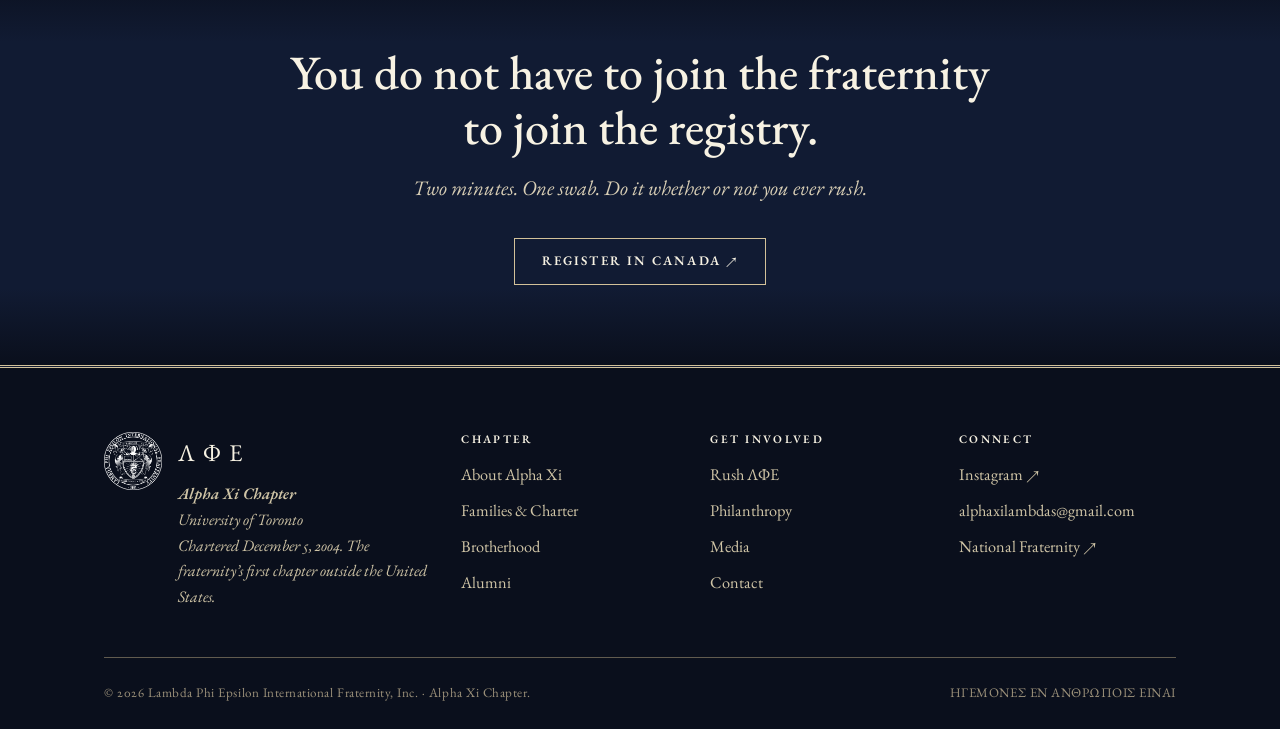
<file: philanthropy.html>
<!DOCTYPE html>
<html lang="en" data-root="" data-blur-text-targets=".hero__inner, .page-head__inner, .section > .wrap, .cta-band > .wrap">
<head>
<meta charset="utf-8">
    <meta name="viewport" content="width=device-width, initial-scale=1">
    <meta name="color-scheme" content="dark light">
    <script>
      /* Pre-paint the chosen impression before any CSS lands, so the page
         never flashes the wrong theme. Mirrors assets/js/theme.js. */
      (function () {
        try {
          var t = localStorage.getItem("lphie-theme");
          /* Dark is the default impression; only a stored choice overrides it. */
          if (t !== "light" && t !== "dark") { t = "dark"; }
          document.documentElement.setAttribute("data-theme", t);
        } catch (e) {}
      })();
    </script>
    <script src="assets/js/theme.js" defer></script>
    <meta name="theme-color" content="#12296B">
    <link rel="icon" href="assets/img/crest-navy.png" type="image/png">
    <link rel="preconnect" href="https://fonts.googleapis.com">
    <link rel="preconnect" href="https://fonts.gstatic.com" crossorigin>
    <link href="https://fonts.googleapis.com/css2?family=EB+Garamond:ital,wght@0,400;0,500;0,600;0,700;1,400;1,500;1,600&display=swap" rel="stylesheet">
    <link rel="stylesheet" href="assets/css/style.css">
    <link rel="stylesheet" href="assets/css/components/morph-slider.css">
    <link rel="stylesheet" href="assets/css/components/section-fade.css">
    <link rel="stylesheet" href="assets/css/components/masthead.css">
    <link rel="stylesheet" href="assets/css/components/blur-text.css">
    <link rel="stylesheet" href="assets/css/components/dock.css">
    <link rel="stylesheet" href="assets/css/components/border-glow.css">
  <title>Philanthropy · ΛΦΕ Alpha Xi</title>
  <meta name="description" content="Lambda Phi Epsilon's national philanthropy: blood stem cell and bone marrow registry drives held in memory of brother Evan Chen, addressing the donor gap facing Asian patients.">
  <meta property="og:title" content="Philanthropy · ΛΦΕ Alpha Xi">
  <meta property="og:description" content="Lambda Phi Epsilon's national philanthropy: blood stem cell and bone marrow registry drives held in memory of brother Evan Chen, addressing the donor gap facing Asian patients.">
  <meta property="og:type" content="website">
  <meta property="og:image" content="https://yyzlambdas.com/assets/img/og-cover.png">
  <meta property="og:url" content="https://yyzlambdas.com/philanthropy.html">
  <meta property="og:site_name" content="ΛΦΕ Alpha Xi · Toronto Lambdas">
  <meta name="twitter:card" content="summary_large_image">
  <link rel="canonical" href="https://yyzlambdas.com/philanthropy.html">
</head>
<body>
  <a class="skip" href="#main">Skip to content</a>
  <header class="site-header" id="site-header"></header>
  <main id="main">
    <section class="page-head section--navy">
      <div class="wrap"><div class="page-head__inner">
        <p class="breadcrumb"><a href="index.html">Home</a> &middot; Philanthropy</p>
        <h1>Philanthropy</h1>
        <p>Our national cause is the blood stem cell registry. It has been since 1996, and it is
        carried in one brother&rsquo;s name.</p>
      </div></div>
    </section>


    <section class="section">
      <div class="wrap">
        <div class="grid grid--2" style="gap:3rem; align-items:center">
          <div class="reveal">
        <p class="eyebrow">Why this cause</p>
        <h2>Evan Chen</h2>
        <p class="lede">
          In 1995, Evan Chen, a brother at our Stanford chapter, was diagnosed with leukaemia.
        </p>
        <p>
          The fraternity responded by organising a campus-wide typing drive that became the largest bone marrow
          typing drive in the history of the National Marrow Donor Program and the Asian American Donor Program.
          Thousands of people were swabbed.
        </p>
        <p>
          Evan died in 1996. He never found his match.
        </p>
        <p>
          Every &Lambda;&Phi;&Epsilon; chapter has held registry drives in his honour ever since. The fraternity
          did not choose this cause from a list. It found us.
        </p>
        <blockquote class="pull">
          Patients are most likely to match a donor who shares their ancestry. Asian and other minority patients
          remain the least likely to find one.
        </blockquote>
        <p>
          That gap is the whole reason this drive still runs thirty years later. Registries are overwhelmingly
          white; a patient of Asian descent searching for a match is searching a much smaller pool. Adding one
          person of underrepresented ancestry to the registry measurably moves the odds for someone.
        </p>
          </div>
          <div class="reveal"><div data-morph-slider='{"gallery": "philanthropy", "transition": "melt", "duration": 1.1, "intensity": 0.55, "autoplay": true, "autoplayDelay": 5200, "overlayColor": "#0C1B38", "label": "Service"}'></div></div>
        </div>
      </div>
    </section>

    <section class="section section--navy">
      <div class="wrap">
        <p class="eyebrow">How to help</p>
        <h2>Joining the registry takes two minutes</h2>
        <div class="grid grid--3 mt-6">
          <article class="card"><span class="card__num">1</span><h3>Check eligibility</h3>
            <p>Registries generally accept healthy people roughly 17 to 35; younger donors produce better
            outcomes. Requirements differ slightly between Canada and the US.</p></article>
          <article class="card"><span class="card__num">2</span><h3>Swab your cheek</h3>
            <p>That is the entire test. A cheek swab, mailed in or handed to us at a drive. No needles at this stage.</p></article>
          <article class="card"><span class="card__num">3</span><h3>Wait, and answer</h3>
            <p>Most people are never called. If you are matched, donation is usually a blood draw similar to giving
            plasma. You can still say no at any point.</p></article>
        </div>
        <div class="btn-row mt-6">
          <a class="btn btn--light" href="https://www.blood.ca/en/stem-cells">Canadian Blood Services Stem Cell Registry &nearr;</a>
          <a class="btn btn--outline-light" href="https://www.nmdp.org/">NMDP (US) &nearr;</a>
        </div>
        <p style="font-size:.85rem; color:var(--navy-400); margin-top:1.5rem">
          In Canada, register through Canadian Blood Services&rsquo; Stem Cell Registry. Héma-Québec runs the
          equivalent registry in Quebec. Eligibility criteria are set by those organisations, not by us.
        </p>
      </div>
    </section>

    <section class="section">
      <div class="wrap">
        <p class="eyebrow">Our chapter</p>
        <h2>What Alpha Xi does</h2>
        <div class="grid grid--2" style="gap:3rem">
          <div>
            <h3>The annual registry drive</h3>
            <p>
              Our flagship event. We set up on campus, explain what the registry is to people who have never
              heard of it, and swab everyone eligible who wants to join. Most students have simply never been
              asked; that turns out to be the entire barrier.
            </p>
            <h3 class="mt-6">Education first</h3>
            <p>
              A signature that comes from someone who doesn&rsquo;t understand what they signed is worth very
              little. Brothers are trained to explain the commitment honestly, including the parts that involve
              a needle later.
            </p>
          </div>
          <div>
            <h3>Local service</h3>
            <p>
              Alongside the registry, the chapter runs and supports service in the Toronto community:
              fundraisers, volunteer shifts, and collaborations with cultural organisations on campus.
            </p>
            <div class="callout mt-6">
              <p><strong>Want us at your event?</strong> If your club or faculty society wants to co-host a
              registry drive, we will bring the volunteers and the training.
              <a href="contact.html">Get in touch &rarr;</a></p>
            </div>
          </div>
        </div>
      </div>
    </section>

    <section class="cta-band">
      <div class="wrap">
        <h2>You do not have to join the fraternity<br>to join the registry.</h2>
        <p>Two minutes. One swab. Do it whether or not you ever rush.</p>
        <div class="btn-row">
          <a class="btn btn--light" href="https://www.blood.ca/en/stem-cells">Register in Canada &nearr;</a>
        </div>
      </div>
    </section>
  </main>
  <footer class="site-footer" id="site-footer"></footer>

  <script src="data/chapter.js"></script>
  <script src="data/roster.js"></script>
  <script src="data/alumni.js"></script>
  <script src="data/content.js"></script>
  <script src="data/galleries.js"></script>
  <script src="assets/js/main.js"></script>
  <script src="assets/js/components/morph-slider.js"></script>
  <script src="assets/js/components/blur-text.js"></script>
  <script src="assets/js/components/dock.js"></script>
  <script src="assets/js/components/border-glow.js"></script>
</body>
</html>
</file>
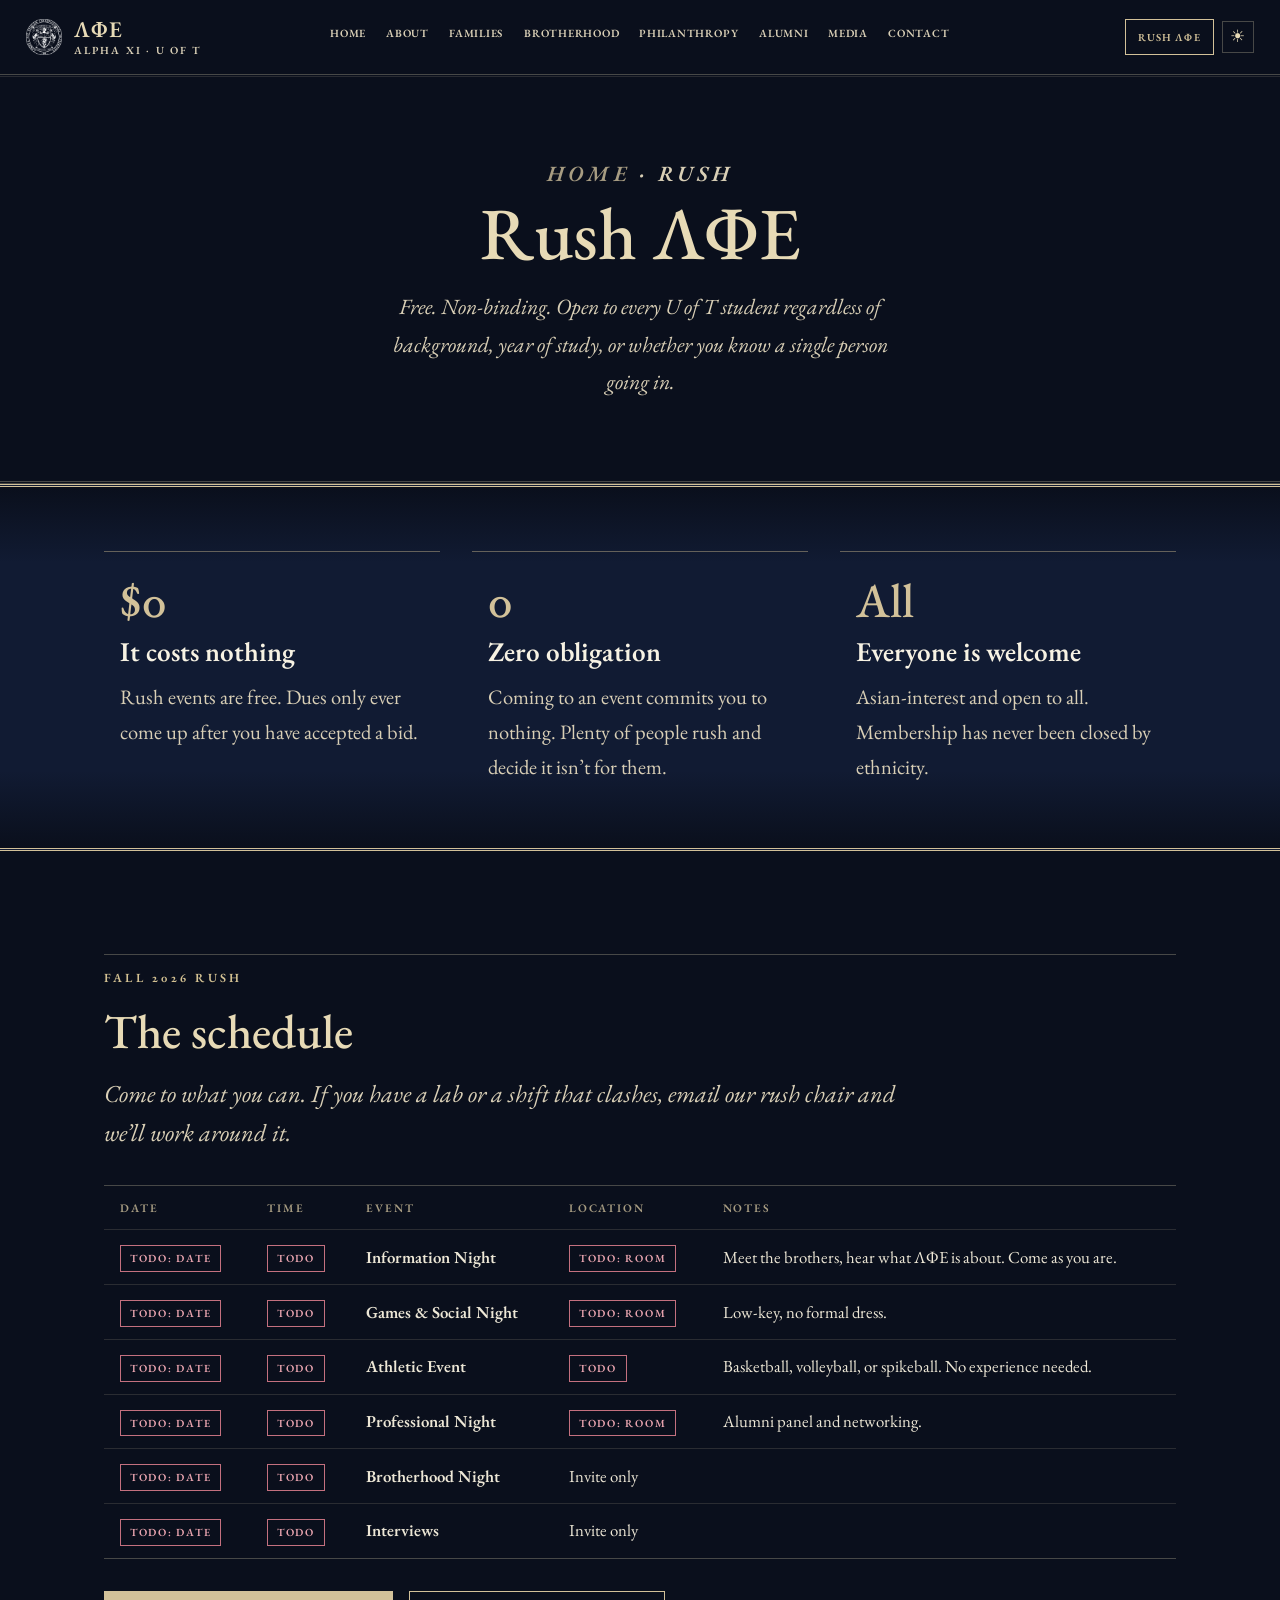
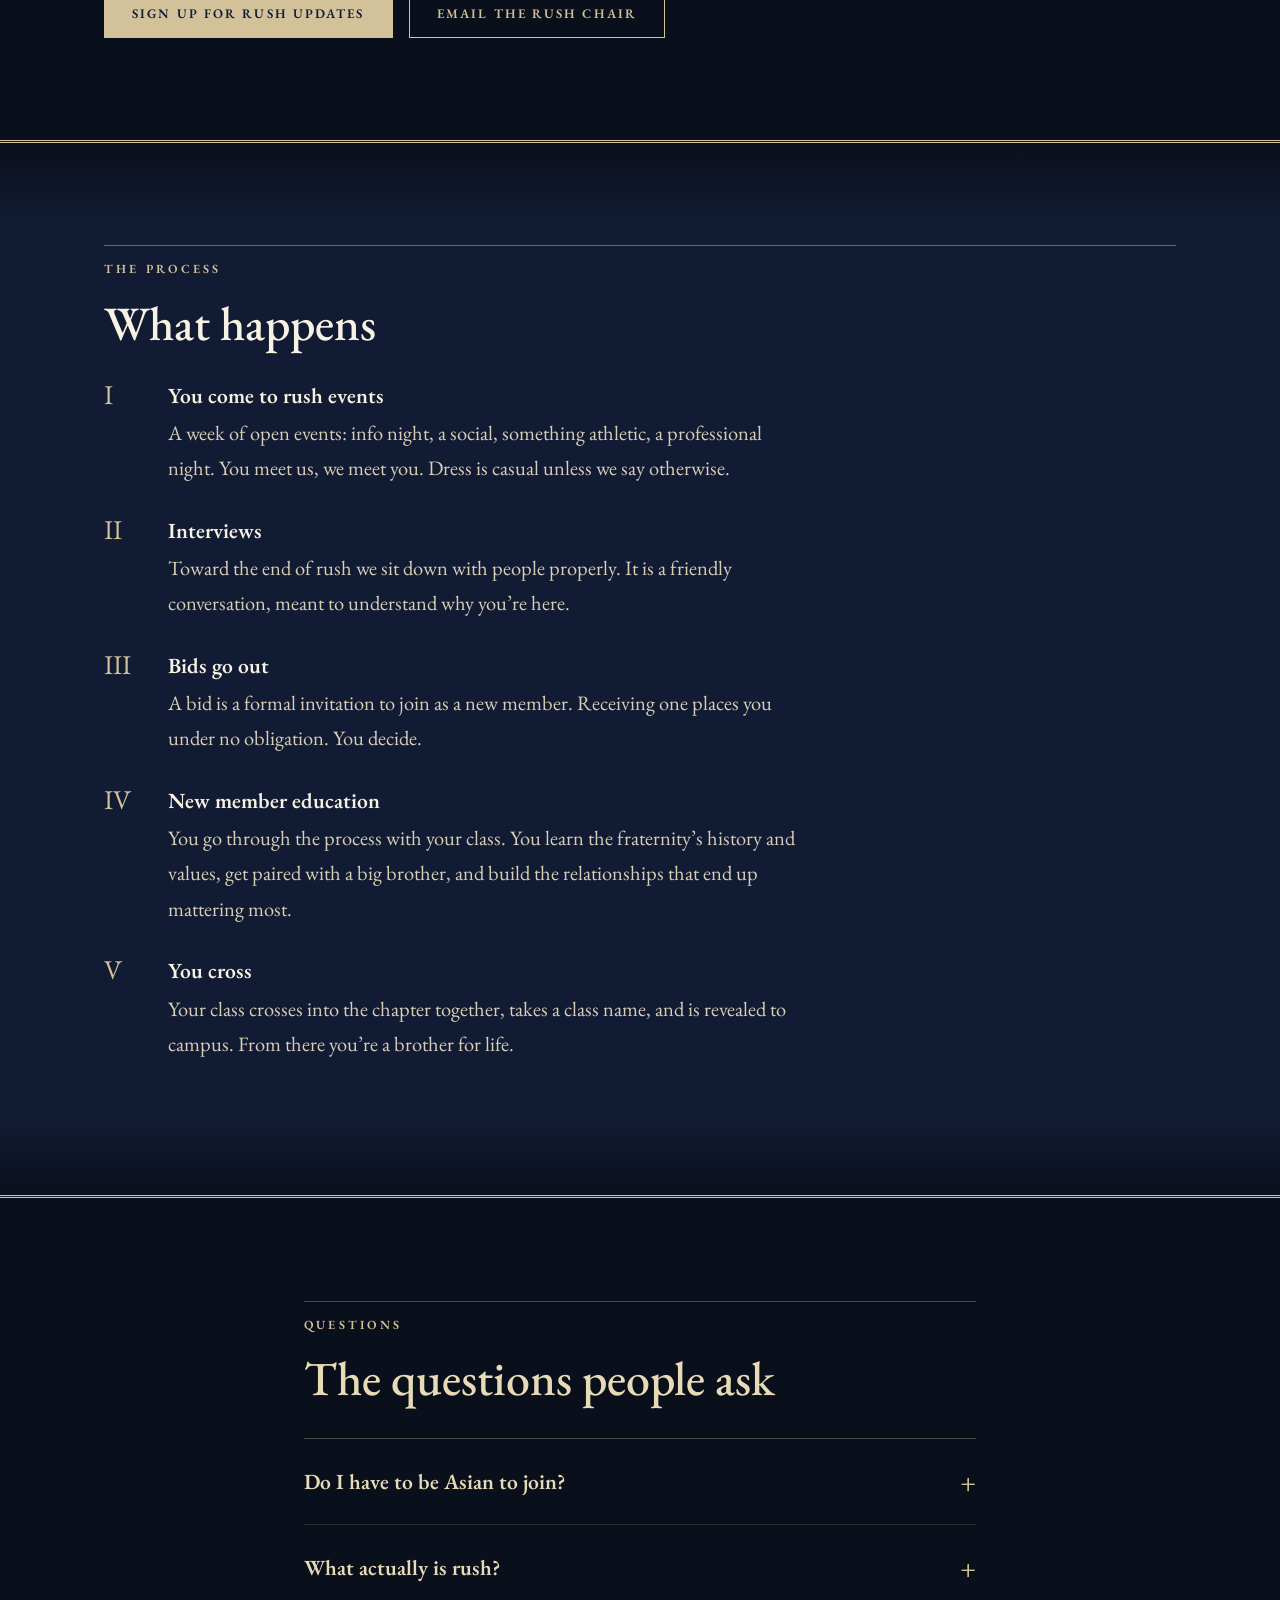
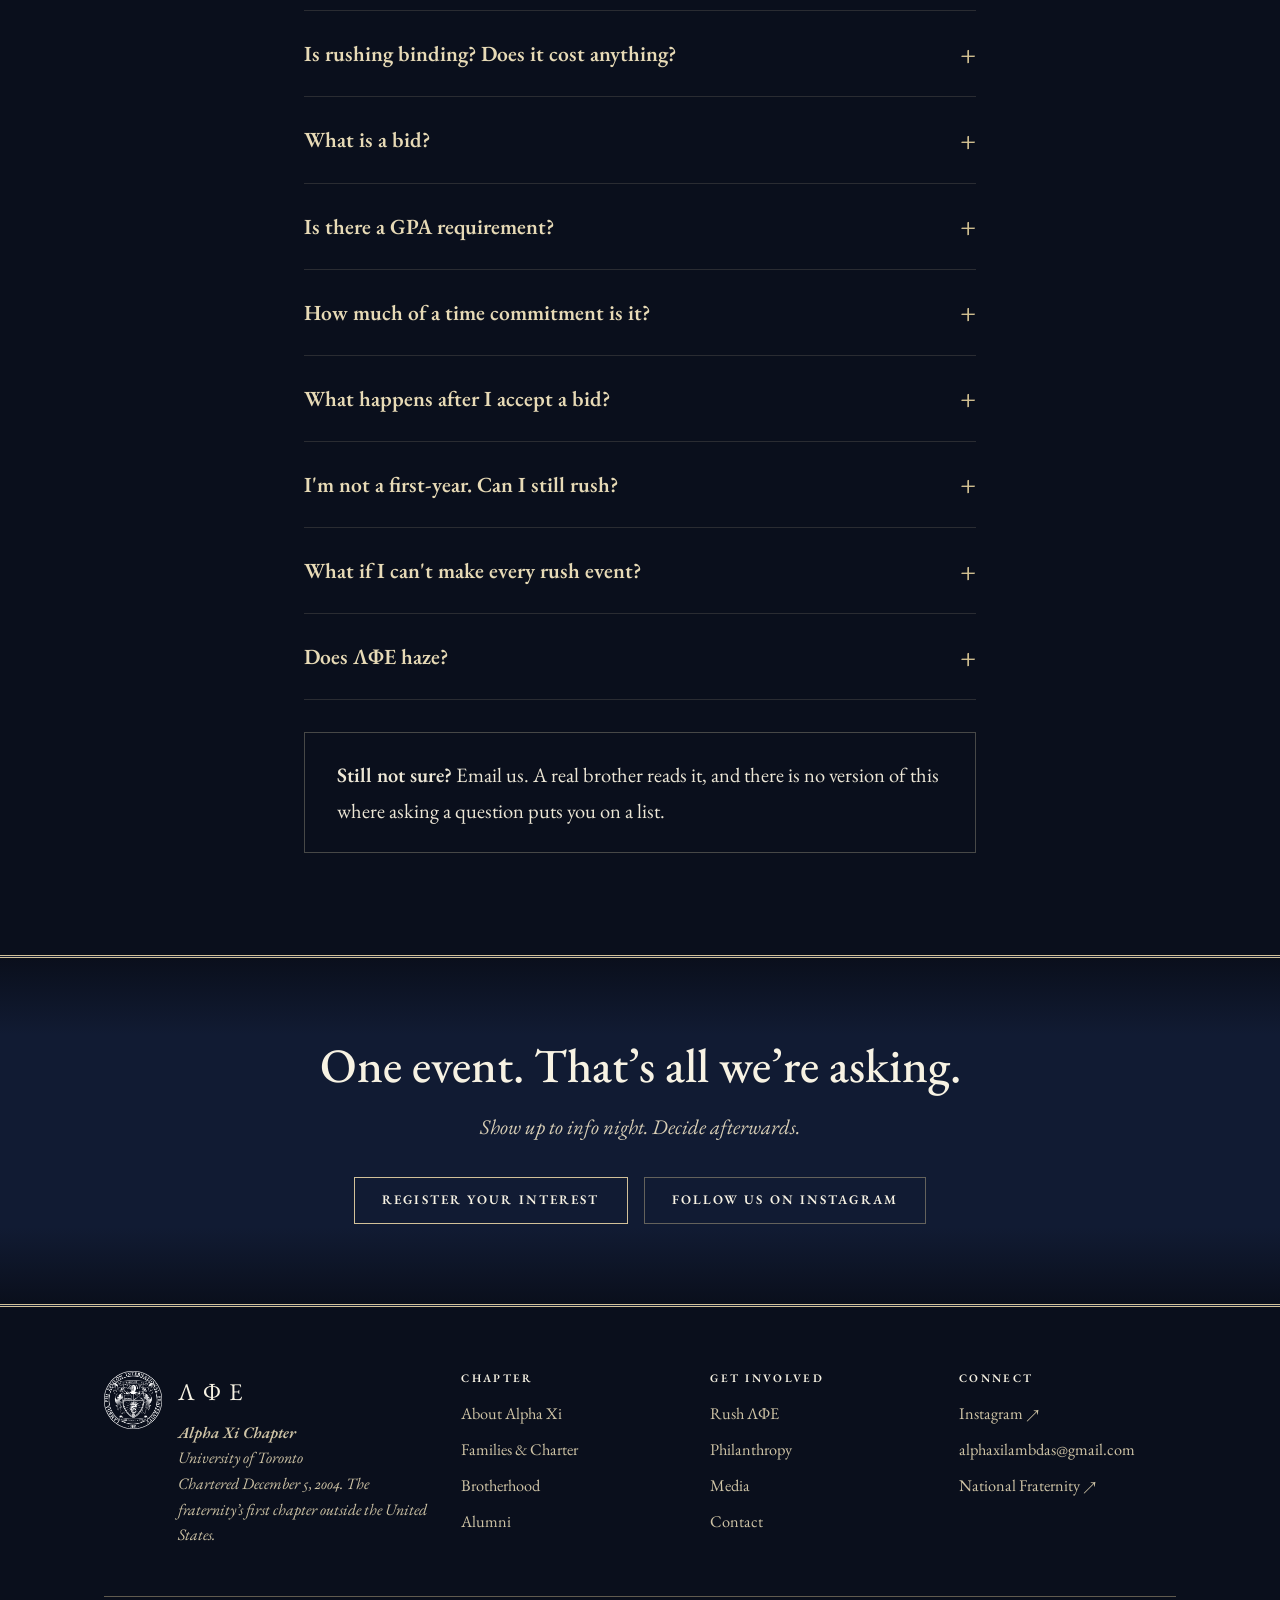
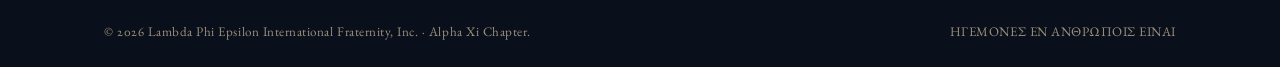
<file: rush.html>
<!DOCTYPE html>
<html lang="en" data-root="" data-blur-text-targets=".hero__inner, .page-head__inner, .section > .wrap, .cta-band > .wrap">
<head>
<meta charset="utf-8">
    <meta name="viewport" content="width=device-width, initial-scale=1">
    <meta name="color-scheme" content="dark light">
    <script>
      /* Pre-paint the chosen impression before any CSS lands, so the page
         never flashes the wrong theme. Mirrors assets/js/theme.js. */
      (function () {
        try {
          var t = localStorage.getItem("lphie-theme");
          /* Dark is the default impression; only a stored choice overrides it. */
          if (t !== "light" && t !== "dark") { t = "dark"; }
          document.documentElement.setAttribute("data-theme", t);
        } catch (e) {}
      })();
    </script>
    <script src="assets/js/theme.js" defer></script>
    <meta name="theme-color" content="#12296B">
    <link rel="icon" href="assets/img/crest-navy.png" type="image/png">
    <link rel="preconnect" href="https://fonts.googleapis.com">
    <link rel="preconnect" href="https://fonts.gstatic.com" crossorigin>
    <link href="https://fonts.googleapis.com/css2?family=EB+Garamond:ital,wght@0,400;0,500;0,600;0,700;1,400;1,500;1,600&display=swap" rel="stylesheet">
    <link rel="stylesheet" href="assets/css/style.css">
    <link rel="stylesheet" href="assets/css/components/section-fade.css">
    <link rel="stylesheet" href="assets/css/components/masthead.css">
    <link rel="stylesheet" href="assets/css/components/blur-text.css">
    <link rel="stylesheet" href="assets/css/components/dock.css">
    <link rel="stylesheet" href="assets/css/components/border-glow.css">
  <title>Rush · ΛΦΕ Alpha Xi at the University of Toronto</title>
  <meta name="description" content="Rush Lambda Phi Epsilon at U of T. Free, non-binding, and open to all students. Schedule, process, GPA requirements and answers to the questions everyone asks.">
  <meta property="og:title" content="Rush · ΛΦΕ Alpha Xi at the University of Toronto">
  <meta property="og:description" content="Rush Lambda Phi Epsilon at U of T. Free, non-binding, and open to all students. Schedule, process, GPA requirements and answers to the questions everyone asks.">
  <meta property="og:type" content="website">
  <meta property="og:image" content="https://yyzlambdas.com/assets/img/og-cover.png">
  <meta property="og:url" content="https://yyzlambdas.com/rush.html">
  <meta property="og:site_name" content="ΛΦΕ Alpha Xi · Toronto Lambdas">
  <meta name="twitter:card" content="summary_large_image">
  <link rel="canonical" href="https://yyzlambdas.com/rush.html">
</head>
<body>
  <a class="skip" href="#main">Skip to content</a>
  <header class="site-header" id="site-header"></header>
  <main id="main">
    <section class="page-head">
      <div class="wrap"><div class="page-head__inner">
        <p class="breadcrumb"><a href="index.html">Home</a> &middot; Rush</p>
        <h1>Rush &Lambda;&Phi;&Epsilon;</h1>
        <p>Free. Non-binding. Open to every U of T student regardless of background, year of study,
        or whether you know a single person going in.</p>
      </div></div>
    </section>

    <section class="section section--tight section--navy">
      <div class="wrap">
        <div class="grid grid--3">
          <div class="card"><span class="card__num">$0</span><h3>It costs nothing</h3>
            <p>Rush events are free. Dues only ever come up after you have accepted a bid.</p></div>
          <div class="card"><span class="card__num">0</span><h3>Zero obligation</h3>
            <p>Coming to an event commits you to nothing. Plenty of people rush and decide it isn&rsquo;t for them.</p></div>
          <div class="card"><span class="card__num">All</span><h3>Everyone is welcome</h3>
            <p>Asian-interest and open to all. Membership has never been closed by ethnicity.</p></div>
        </div>
      </div>
    </section>

    <section class="section">
      <div class="wrap">
        <p class="eyebrow" id="rush-term-label">Rush</p>
        <h2>The schedule</h2>
        <p class="lede measure">Come to what you can. If you have a lab or a shift that clashes, email our rush
        chair and we&rsquo;ll work around it.</p>
        <div class="table-wrap mt-6">
          <table id="rush-schedule"></table>
        </div>
        <div class="btn-row mt-6">
          <a class="btn btn--primary" data-rushform href="contact.html">Sign up for rush updates</a>
          <a class="btn btn--ghost" data-mailto href="#">Email the rush chair</a>
        </div>
      </div>
    </section>

    <section class="section section--navy">
      <div class="wrap">
        <p class="eyebrow">The process</p>
        <h2>What happens</h2>
        <ol class="steps mt-6" style="max-width:70ch">
          <li>
            <h3>You come to rush events</h3>
            <p>A week of open events: info night, a social, something athletic, a professional night.
            You meet us, we meet you. Dress is casual unless we say otherwise.</p>
          </li>
          <li>
            <h3>Interviews</h3>
            <p>Toward the end of rush we sit down with people properly. It is a friendly conversation,
            meant to understand why you&rsquo;re here.</p>
          </li>
          <li>
            <h3>Bids go out</h3>
            <p>A bid is a formal invitation to join as a new member. Receiving one places you under no
            obligation. You decide.</p>
          </li>
          <li>
            <h3>New member education</h3>
            <p>You go through the process with your class. You learn the fraternity&rsquo;s history and values,
            get paired with a big brother, and build the relationships that end up mattering most.</p>
          </li>
          <li>
            <h3>You cross</h3>
            <p>Your class crosses into the chapter together, takes a class name, and is revealed to campus.
            From there you&rsquo;re a brother for life.</p>
          </li>
        </ol>
      </div>
    </section>

    <section class="section">
      <div class="wrap wrap--narrow">
        <p class="eyebrow">Questions</p>
        <h2>The questions people ask</h2>
        <div class="faq mt-6" id="faq-list"></div>
        <div class="callout mt-6">
          <p><strong>Still not sure?</strong> Email us. A real brother reads it, and there is no version of
          this where asking a question puts you on a list.</p>
        </div>
      </div>
    </section>

    <section class="cta-band">
      <div class="wrap">
        <h2>One event. That&rsquo;s all we&rsquo;re asking.</h2>
        <p>Show up to info night. Decide afterwards.</p>
        <div class="btn-row">
          <a class="btn btn--light" data-rushform href="contact.html">Register your interest</a>
          <a class="btn btn--outline-light" data-instagram href="#">Follow us on Instagram</a>
        </div>
      </div>
    </section>
  </main>
  <footer class="site-footer" id="site-footer"></footer>

  <script src="data/chapter.js"></script>
  <script src="data/roster.js"></script>
  <script src="data/alumni.js"></script>
  <script src="data/content.js"></script>
  <script src="assets/js/main.js"></script>
  <script src="assets/js/components/blur-text.js"></script>
  <script src="assets/js/components/dock.js"></script>
  <script src="assets/js/components/border-glow.js"></script>
</body>
</html>
</file>
<file: assets/css/style.css>
/* ==========================================================================
   Lambda Phi Epsilon — Alpha Xi Chapter, University of Toronto
   Design system + global styles

   "The Prospectus" — ink on laid paper. One classical serif throughout,
   centred formal mastheads, engraved small-caps, ornamental rules. Built to
   read like the printed matter of a long-established institution, not a
   contemporary web template. No gradients, no drop-shadows, no rounded
   corners, no motion.
   ========================================================================== */

/* ---------- 1. Tokens ---------------------------------------------------- */
/* Two impressions of the same plate:
   LIGHT — blue ink on laid ivory paper.
   DARK  — gilt and warm paper-white on midnight stock.
   Every colour below is a token. Nothing outside this block hardcodes a hue
   except the two ink-on-navy rules that are navy in BOTH impressions. */
:root {
  color-scheme: light;

  /* Brand — Royal Blue & White, set as ink on paper. */
  --navy-900: #0C1B38;   /* footer / deepest plate */
  --navy-800: #112445;
  --navy-plate: #16294C; /* deep navy panels */
  --navy-700: #1B3057;   /* PRIMARY navy — headings, rules, engraved caps */
  --navy-600: #24406F;
  --navy-500: #2C4C82;   /* links */
  --navy-400: #6B84AE;
  --navy-200: #B9C4DA;
  --navy-100: #DDE3EE;

  /* Paper & ink */
  --white:    #FFFEFA;   /* nominal "white" — the lightest INK, used on plates */
  --paper:    #FBF9F3;   /* page ground — near-white, the DOMINANT tone */
  --paper-2:  #F0EBDC;   /* beige panel — the accent tone "around" */
  --surface:  #FFFEFA;   /* raised surface: form fields, plate mounts, mounts */
  --line:     #D9CFB6;   /* aged hairline rule */
  --line-2:   #C4B896;   /* stronger rule */
  --ink:      #23201A;   /* body text — warm near-black */
  --ink-soft: #4C463A;
  --ink-mute: #7C7360;

  /* Solid fills that carry inverse ink (primary button, skip link, nav CTA). */
  --fill-strong:       var(--navy-700);
  --fill-strong-hover: var(--navy-900);
  --ink-inverse:       var(--white);

  --accent:      var(--navy-700);
  --accent-dark: #C9B98E;   /* warm rule/mark on navy plates */

  /* Rose used only by the editor "TODO" tag. */
  --todo-line: #B9536A;
  --todo-ink:  #9A2540;

  /* Type — one old-style serif does all the work. */
  --font-display: "EB Garamond", "Cormorant Garamond", Georgia, "Times New Roman", serif;
  --font-body:    "EB Garamond", Georgia, "Times New Roman", serif;

  /* Space */
  --sp-1: 0.25rem; --sp-2: 0.5rem;  --sp-3: 0.75rem; --sp-4: 1rem;
  --sp-5: 1.5rem;  --sp-6: 2rem;    --sp-7: 3rem;    --sp-8: 4rem;
  --sp-9: 6rem;    --sp-10: 8rem;

  --wrap: 1120px;
  --wrap-narrow: 720px;

  /* Printed matter has no rounded corners. */
  --radius: 0;
  --radius-lg: 0;

  --shadow-sm: none;
  --shadow-md: none;
  --shadow-lg: none;
  --rule: 1px solid var(--line);
  --rule-ink: 1px solid var(--navy-700);

  --ease: ease;
}

/* ---------- 1b. Dark impression ------------------------------------------
   The scheme inverts: the ground becomes deep warm navy, the ink becomes
   warm paper-white, and every rule/heading that was navy is struck in gilt.
   Only the token values change — no component is restyled below except the
   handful that use a navy token as a FILL rather than as ink. */
[data-theme="dark"] {
  color-scheme: dark;

  /* Navy scale re-cast: the deep end stays structural, the light end
     becomes the gilt "ink" that headings, links and engraved caps use. */
  --navy-900: #08142B;   /* footer / deepest plate — below the page ground */
  --navy-800: #0B1A36;
  --navy-plate: #17294B; /* navy panels, lifted off the ground */
  --navy-700: #E7DAB6;   /* PRIMARY ink — headings, engraved caps, rules */
  --navy-600: #D4C293;   /* links, eyebrows, ornaments, numerals */
  --navy-500: #EFE4C4;   /* hover — brighter gilt */
  --navy-400: #9C917A;   /* muted ink on the deepest plate */
  --navy-200: #CFC4A6;   /* footer body ink */
  --navy-100: #E6DFCB;   /* body ink on navy plates */

  /* Paper & ink, inverted. */
  --white:    #F7F2E3;   /* the lightest ink — still warm, never pure white */
  --paper:    #0A0F1C;   /* page ground — blue-black, the DOMINANT tone */
  --paper-2:  #0A0F1C;   /* panels merge into the ground; rules do the sectioning */
  --surface:  #16294C;   /* form fields, plate mounts, gallery mounts */
  --line:     rgba(231, 218, 182, .14);   /* hairline, translucent gilt-white */
  --line-2:   rgba(231, 218, 182, .28);   /* stronger rule */
  --ink:      #EDE7D6;   /* body text — warm paper */
  --ink-soft: #D9CFB6;
  --ink-mute: #A79C82;

  --fill-strong:       var(--accent-dark);
  --fill-strong-hover: #E4D4AC;
  --ink-inverse:       #0C1B38;

  --accent-dark: #D2C199;

  --todo-line: #C4707F;
  --todo-ink:  #E7A3AE;
}

/* ---------- 1c. Tone-variant plates --------------------------------------
   Founder rule: each theme stays in ONE family. Light mode: every surface
   is beige/white, letters black/blue. Dark mode: every surface is
   blue/black, letters white/beige. The old navy plates keep their section
   rhythm but render as tone variations of the theme's own family. */
:root {
  --plate-bg:        #F0EBDC;                 /* light plate: beige on the white ground */
  --plate-ink:       #4C463A;                 /* plate body ink                 */
  --plate-head:      #1B3057;                 /* plate headings                 */
  --plate-accent:    #24406F;                 /* plate accents, engraved navy   */
  --plate-onaccent:  #FBF9F3;                 /* ink atop accent fills          */
  --plate-line:      rgba(27, 48, 87, .4);    /* hairlines on the plate         */
  --plate-hover:     rgba(27, 48, 87, .08);
  --footer-bg:       #F0EBDC;
  --footer-ink:      #4C463A;
  --footer-head:     #1B3057;
  --footer-mute:     #7C7360;
}
[data-theme="dark"] {
  --plate-bg:        #17294B;                 /* dark plate: lifted navy        */
  --plate-ink:       #D9CFB6;
  --plate-head:      #F7F2E3;
  --plate-accent:    #D2C199;                 /* warm gilt                      */
  --plate-onaccent:  #0C1B38;
  --plate-line:      rgba(201, 185, 142, .45);
  --plate-hover:     rgba(255, 255, 255, .1);
  --footer-bg:       #0A0F1C;
  --footer-ink:      #CFC4A6;
  --footer-head:     #F7F2E3;
  --footer-mute:     #9C917A;
}

/* Map the legacy plate custom-props onto the theme's plate palette. */
.section--navy,
.cta-band,
.callout--strong {
  --navy-plate:  var(--plate-bg);
  --navy-100:    var(--plate-ink);
  --navy-200:    var(--plate-ink);
  --white:       var(--plate-head);
  --accent-dark: var(--plate-accent);
  --accent:      var(--plate-accent);
  --navy-900:    var(--plate-onaccent);
}
.section--navy .eyebrow                 { border-top-color: var(--plate-line); }
.section--navy .card                    { border-top-color: var(--plate-line); }
.section--navy .btn--outline-light,
.cta-band .btn--outline-light           { border-color: var(--plate-line); }
.section--navy .btn--outline-light:hover,
.cta-band .btn--outline-light:hover     { border-color: var(--plate-head); background: var(--plate-hover); }
.section--navy .callout                 { background: var(--plate-hover); border-color: var(--plate-line); }
.section--navy .dropcap::first-letter   { color: var(--plate-accent); }
.section--navy a:not(.btn)              { color: var(--plate-ink); text-decoration-color: var(--plate-accent); }
.section--navy a:not(.btn):hover        { color: var(--plate-head); }

/* Footer follows the same one-family rule. */
.site-footer {
  --navy-900: var(--footer-bg);
  --navy-200: var(--footer-ink);
  --white:    var(--footer-head);
  --navy-400: var(--footer-mute);
}
.site-footer .footer-bottom { border-top-color: var(--plate-line); }

/* ---------- 2. Reset ----------------------------------------------------- */
*, *::before, *::after { box-sizing: border-box; }
html { -webkit-text-size-adjust: 100%; }
@media (prefers-reduced-motion: no-preference) { html { scroll-behavior: smooth; } }

body {
  margin: 0;
  font-family: var(--font-body);
  font-size: 1.28rem;          /* generous, book-like */
  line-height: 1.72;
  color: var(--ink);
  background-color: var(--paper);
  font-feature-settings: "kern", "liga", "onum", "pnum";
  text-rendering: optimizeLegibility;
}
img, svg, video { max-width: 100%; height: auto; display: block; }
::placeholder { color: var(--ink-mute); opacity: 1; }

a { color: var(--navy-600); text-decoration-thickness: 1px; text-underline-offset: 3px; }
a:hover { color: var(--navy-700); }

h1, h2, h3, h4 {
  font-family: var(--font-display); font-weight: 500; line-height: 1.14;
  margin: 0 0 var(--sp-4); color: var(--navy-700); letter-spacing: 0;
}
h1 { font-size: clamp(2.6rem, 6vw, 4.6rem); font-weight: 500; }
h2 { font-size: clamp(2rem, 4vw, 3rem); }
h3 { font-size: clamp(1.4rem, 2.2vw, 1.7rem); font-weight: 600; }
h4 { font-size: 1.2rem; font-weight: 600; }

p  { margin: 0 0 var(--sp-4); }
ul, ol { margin: 0 0 var(--sp-4); padding-left: 1.3rem; }
li { margin-bottom: var(--sp-2); }
strong { font-weight: 600; }
em { font-style: italic; }

/* Ornamental horizontal rule — thin / fleuron / thin. */
hr {
  border: 0; height: 1.4rem; margin: var(--sp-7) auto;
  text-align: center; overflow: visible;
}
hr::before {
  content: "\2766";                /* ❦ floral heart */
  color: var(--navy-600); font-size: 1.4rem; line-height: 1;
  position: relative; top: -.1rem;
}

:focus-visible { outline: 2px solid var(--navy-600); outline-offset: 3px; }

/* ---------- 3. Layout ---------------------------------------------------- */
.wrap { width: 100%; max-width: var(--wrap); margin-inline: auto; padding-inline: var(--sp-5); }
.wrap--narrow { max-width: var(--wrap-narrow); }
.section { padding-block: clamp(3.5rem, 8vw, 6.5rem); }
.section--tight { padding-block: clamp(2.5rem, 5vw, 4rem); }

/* Deep navy plate — a formal panel, cream ink, framed in a warm double rule. */
.section--navy {
  background: var(--navy-plate); color: var(--navy-100);
  border-block: 3px double var(--accent-dark);
  --accent: var(--accent-dark);
}
.section--navy h2, .section--navy h3, .section--navy h4 { color: var(--white); }
.section--paper { background: var(--paper-2); border-block: 1px solid var(--line-2); }

.grid { display: grid; gap: var(--sp-6); }
.grid--2 { grid-template-columns: repeat(auto-fit, minmax(320px, 1fr)); }
.grid--3 { grid-template-columns: repeat(auto-fit, minmax(240px, 1fr)); }
.grid--4 { grid-template-columns: repeat(auto-fit, minmax(200px, 1fr)); }
.stack > * + * { margin-top: var(--sp-4); }

/* ---------- 4. Skip link ------------------------------------------------- */
.skip {
  position: absolute; left: -9999px; top: 0; z-index: 999;
  background: var(--fill-strong); color: var(--ink-inverse); padding: var(--sp-3) var(--sp-4); font-weight: 600;
}
.skip:focus { left: 0; }

/* ---------- 5. Header / nav ---------------------------------------------- */
.site-header {
  position: sticky; top: 0; z-index: 100;
  background: var(--paper);
  border-bottom: 1px solid var(--line-2);
  box-shadow: 0 1px 0 var(--paper), 0 2px 0 var(--line);   /* faint double rule */
}
.nav { display: flex; align-items: center; gap: var(--sp-5); min-height: 74px; }
.nav__brand { display: flex; align-items: center; gap: var(--sp-3); text-decoration: none; color: var(--navy-700); margin-right: auto; }
.nav__crest { width: 42px; height: 42px; flex: none; }
.nav__brand-text { display: flex; flex-direction: column; line-height: 1.05; }
.nav__letters { font-family: var(--font-display); font-size: 1.6rem; font-weight: 600; letter-spacing: .06em; }
.nav__chapter {
  font-size: .68rem; letter-spacing: .2em; text-transform: uppercase;
  color: var(--ink-soft); font-weight: 600; white-space: nowrap; margin-top: 3px;
}
.nav__chapter--short { display: none; }
@media (max-width: 560px) {
  .nav__chapter--full { display: none; }
  .nav__chapter--short { display: inline; }
}
.nav__links { display: flex; align-items: center; gap: var(--sp-2); list-style: none; margin: 0; padding: 0; }
.nav__links a {
  display: block; padding: var(--sp-2) var(--sp-3);
  color: var(--ink-soft); text-decoration: none;
  font-size: .74rem; font-weight: 600; letter-spacing: .16em; text-transform: uppercase;
  transition: color .15s var(--ease);
}
.nav__links a:hover { color: var(--navy-700); }
.nav__links a[aria-current="page"] { color: var(--navy-700); text-decoration: underline; text-underline-offset: 5px; text-decoration-thickness: 1px; }
.nav__cta {
  margin-left: var(--sp-2); padding: var(--sp-2) var(--sp-4) !important;
  border: 1px solid var(--fill-strong) !important; color: var(--fill-strong) !important;
  font-size: .72rem !important; letter-spacing: .16em; text-transform: uppercase; font-weight: 600 !important;
  text-decoration: none !important;
}
.nav__cta:hover { background: var(--fill-strong) !important; color: var(--ink-inverse) !important; }
.nav__toggle {
  display: none; background: none; border: 1px solid var(--line-2);
  color: var(--navy-700); padding: var(--sp-2) var(--sp-3); cursor: pointer;
  font-size: .72rem; font-weight: 600; letter-spacing: .12em; text-transform: uppercase;
}

/* Theme switch — an engraved square mark, moon or sun, no rounding. */
.nav__theme-item { display: flex; align-items: center; }
.nav__theme {
  display: inline-flex; align-items: center; justify-content: center;
  width: 2.05rem; height: 2.05rem; padding: 0; margin-left: var(--sp-2);
  background: transparent; border: 1px solid var(--line-2); border-radius: 0;
  color: var(--navy-700); cursor: pointer; line-height: 1;
  font-family: var(--font-display); font-size: 1.05rem;
  transition: background .18s var(--ease), color .18s var(--ease), border-color .18s var(--ease);
}
.nav__theme:hover { background: var(--fill-strong); border-color: var(--fill-strong); color: var(--ink-inverse); }
.nav__theme-glyph { display: block; position: relative; top: -1px; }

@media (max-width: 900px) {
  .nav__toggle { display: block; }
  .nav__links {
    position: absolute; inset: 100% 0 auto 0; flex-direction: column; align-items: stretch;
    background: var(--paper); padding-inline: var(--sp-4); gap: 0;
    border-bottom: 1px solid var(--line-2);
    max-height: 0; overflow: hidden; padding-block: 0; transition: max-height .3s var(--ease), padding-block .3s var(--ease);
  }
  .nav__links.is-open { max-height: 44rem; padding-block: var(--sp-3); }
  .nav__links li { border-bottom: 1px solid var(--line); }
  .nav__links li:last-child { border-bottom: 0; }
  .nav__links a { padding: var(--sp-3) 0; font-size: .82rem; }
  .nav__cta { text-align: center; margin-left: 0; margin-top: var(--sp-3); }
  .nav__theme-item { border-bottom: 0; }
  .nav__theme {
    width: 100%; height: auto; margin-left: 0; margin-top: var(--sp-3);
    padding-block: var(--sp-3); gap: var(--sp-3);
    font-size: .78rem; font-weight: 600; letter-spacing: .16em; text-transform: uppercase;
  }
  .nav__theme .visually-hidden {
    position: static; width: auto; height: auto; margin: 0;
    overflow: visible; clip: auto; white-space: normal;
  }
}

/* ---------- 6. Buttons --------------------------------------------------- */
.btn {
  display: inline-flex; align-items: center; justify-content: center; gap: var(--sp-2);
  padding: .7rem 1.7rem; border: 1px solid transparent; border-radius: 0;
  font-family: var(--font-display); font-size: .82rem; font-weight: 600;
  letter-spacing: .16em; text-transform: uppercase;
  text-decoration: none; cursor: pointer; text-align: center;
  transition: background .18s var(--ease), color .18s var(--ease), border-color .18s var(--ease);
}
.btn--primary { background: var(--fill-strong); color: var(--ink-inverse); border-color: var(--fill-strong); }
.btn--primary:hover { background: var(--fill-strong-hover); border-color: var(--fill-strong-hover); color: var(--ink-inverse); }
.btn--ghost { border-color: var(--fill-strong); color: var(--fill-strong); background: transparent; }
.btn--ghost:hover { background: var(--fill-strong); color: var(--ink-inverse); }
.btn--light { background: transparent; color: var(--white); border-color: var(--accent-dark); }
.btn--light:hover { background: var(--accent-dark); color: var(--navy-900); }
.btn--outline-light { border-color: rgba(255,255,255,.5); color: var(--white); }
.btn--outline-light:hover { border-color: var(--white); background: rgba(255,255,255,.1); color: var(--white); }
.btn-row { display: flex; flex-wrap: wrap; gap: var(--sp-4); }

/* ---------- 7. Eyebrow / lede -------------------------------------------- */
/* Engraved kicker: small-caps, wide tracking, a short rule above. */
.eyebrow {
  display: block;
  font-family: var(--font-display);
  font-size: .78rem; font-weight: 600; letter-spacing: .26em; text-transform: uppercase;
  color: var(--navy-600); margin-bottom: var(--sp-4); padding-top: var(--sp-3);
  border-top: 1px solid var(--line-2);
}
.section--navy .eyebrow { color: var(--accent-dark); border-top-color: rgba(201,185,142,.5); }
.lede { font-size: clamp(1.35rem, 1.9vw, 1.6rem); font-style: italic; color: var(--ink-soft); line-height: 1.6; }
.section--navy .lede { color: var(--navy-100); }

/* Centred masthead ornament — a rule with a fleuron, for title pages. */
.ornament { text-align: center; margin: var(--sp-5) 0; color: var(--navy-600); line-height: 1; }
.ornament::before {
  content: "\2014\00a0\2766\00a0\2014";   /* — ❦ — */
  font-size: 1.2rem; letter-spacing: .1em;
}
.section--navy .ornament, .hero .ornament, .page-head .ornament { color: var(--accent-dark); }

/* Drop cap for a lead paragraph. */
.dropcap::first-letter {
  float: left; font-family: var(--font-display); font-weight: 600; font-style: normal;
  font-size: 4.6rem; line-height: .74; padding: .4rem .5rem 0 0; color: var(--navy-700);
}

/* ---------- 8. Hero — a printed title page ------------------------------- */
.hero { background: var(--paper); color: var(--ink); border-bottom: 3px double var(--line-2); }
.hero__inner {
  display: flex; flex-direction: column; align-items: center; text-align: center;
  padding-block: clamp(3.5rem, 8vw, 6rem); gap: var(--sp-4);
}
.hero__inner > div { display: flex; flex-direction: column; align-items: center; order: 2; }
.hero__crest { order: 1; width: min(150px, 45%); margin-bottom: var(--sp-4); }
.hero .eyebrow { border-top: 0; border-bottom: 0; padding-top: 0; color: var(--ink-mute); margin-bottom: var(--sp-2); }
.hero__school {
  font-family: var(--font-display); color: var(--navy-700);
  font-size: clamp(1.5rem, 3vw, 2.15rem); font-weight: 600; letter-spacing: .04em;
  line-height: 1.1; margin: 0 0 var(--sp-2);
}
.hero__title {
  color: var(--navy-700); margin: var(--sp-2) 0 var(--sp-3);
  font-size: clamp(2.8rem, 7vw, 5.2rem); font-weight: 500; line-height: 1.05;
}
.hero__title em { font-style: italic; color: var(--navy-700); }
.hero__sub {
  font-size: clamp(1.2rem, 1.8vw, 1.45rem); font-style: italic; color: var(--ink-soft);
  max-width: 46ch; margin: 0 auto var(--sp-5); line-height: 1.6;
}
.hero__inner .btn-row { justify-content: center; }
.hero .btn-row { margin-top: var(--sp-2); }

/* Founding facts — a ruled ledger line beneath the masthead. */
.hero__band {
  display: flex; flex-wrap: wrap; justify-content: center; gap: var(--sp-4) var(--sp-8);
  border-top: 1px solid var(--line-2); border-bottom: 1px solid var(--line-2);
  padding-block: var(--sp-5); margin-top: var(--sp-6); text-align: center;
}
.hero__band div { flex: 0 1 auto; }
.hero__band dt {
  font-size: .68rem; letter-spacing: .2em; text-transform: uppercase;
  color: var(--ink-mute); margin-bottom: var(--sp-1); font-weight: 600;
}
.hero__band dd { margin: 0; font-family: var(--font-display); font-size: 1.7rem; color: var(--navy-700); }

/* --- 8b. Home masthead — the same title page, set tighter ---------------
   The home hero was running past a full viewport. Every vertical measure
   below is scoped to .hero--home so interior page heroes are untouched.
   Measured in-browser: 1115→660px at 1440w (-41%), 1033→625 at 1024w (-40%),
   947→586 at 768w (-38%), 1024→701 at 390w (-32%). */
.hero--home .hero__inner {
  padding-block: clamp(1.35rem, 2.6vw, 2rem);
  gap: var(--sp-2);
}
.hero--home .hero__crest {
  width: min(200px, 42%);
  margin-bottom: var(--sp-2);
}
.hero--home .eyebrow { margin-bottom: var(--sp-1); }
.hero--home .hero__school {
  font-size: clamp(1.2rem, 2.2vw, 1.7rem);
  margin: 0 0 var(--sp-1);
}
.hero--home .hero__title {
  font-size: clamp(2.5rem, 5.8vw, 4.3rem);
  line-height: 1.03;
  margin: var(--sp-1) 0 var(--sp-2);
}
.hero--home .hero__sub {
  font-size: clamp(1.15rem, 1.7vw, 1.42rem);
  line-height: 1.55;
  max-width: 82ch;
  margin: 0 auto var(--sp-3);
}
.hero--home .ornament { margin: var(--sp-1) 0; }
.hero--home .btn-row { margin-top: var(--sp-1); gap: var(--sp-3); }
.hero--home .hero__band {
  margin-top: var(--sp-4);
  padding-block: var(--sp-2);
  gap: var(--sp-3) var(--sp-7);
}
.hero--home .hero__band dd { font-size: 1.35rem; }

/* ---------- 9. Page header (interior pages) ------------------------------ */
.page-head {
  background: var(--paper); color: var(--ink);
  padding-block: clamp(3rem, 7vw, 5rem); text-align: center;
  border-bottom: 3px double var(--line-2);
}
.page-head__inner { max-width: 62ch; margin-inline: auto; }
.page-head h1 { color: var(--navy-700); margin-bottom: var(--sp-3); }
.page-head p { color: var(--ink-soft); font-size: clamp(1.2rem, 1.7vw, 1.45rem); font-style: italic; margin: 0 auto; max-width: 52ch; }
.breadcrumb {
  font-size: .72rem; letter-spacing: .2em; text-transform: uppercase; color: var(--ink-mute);
  margin-bottom: var(--sp-4); font-weight: 600;
}
.breadcrumb a { color: var(--ink-mute); text-decoration: none; }
.breadcrumb a:hover { color: var(--navy-700); }
/* 404 sets plate buttons on a paper page-head — keep them ink, not cream. */
.page-head .btn--light { color: var(--navy-700); border-color: var(--navy-700); }
.page-head .btn--light:hover { background: var(--fill-strong); border-color: var(--fill-strong); color: var(--ink-inverse); }
.page-head .btn--outline-light { color: var(--navy-700); border-color: var(--line-2); }
.page-head .btn--outline-light:hover { background: transparent; border-color: var(--navy-700); color: var(--navy-700); }

/* ---------- 10. Cards → text columns ------------------------------------- */
/* No boxes, no shadows. A hairline top rule separates each column. */
.card {
  background: transparent; border: 0; border-top: 1px solid var(--line-2);
  padding: var(--sp-5) var(--sp-4) 0; box-shadow: none;
}
.card--hover { transition: none; }
.card h3 { margin-bottom: var(--sp-3); color: var(--navy-700); }
.card p { color: var(--ink-soft); }
.card p:last-child { margin-bottom: 0; }
.card__num {
  font-family: var(--font-display); font-size: 3rem; line-height: 1; font-weight: 500;
  color: var(--navy-600); display: block; margin-bottom: var(--sp-3);
}
/* Heraldic glyph — a large serif letter, no chip, no fill. */
.card__icon {
  width: auto; height: auto; border: 0; border-radius: 0; background: none; padding: 0;
  display: block; color: var(--navy-600); margin-bottom: var(--sp-2);
  font-family: var(--font-display); font-size: 2.4rem; font-weight: 500; line-height: 1;
}
.section--navy .card { border-top-color: rgba(201,185,142,.45); color: var(--navy-100); }
.section--navy .card h3 { color: var(--white); }
.section--navy .card p { color: var(--navy-100); }
.section--navy .card__icon,
.section--navy .card__num { color: var(--accent-dark); }

/* ---------- 11. Value list ----------------------------------------------- */
#values-grid { grid-template-columns: repeat(auto-fit, minmax(200px, 1fr)); }
.value { border-left: 1px solid var(--accent-dark); padding-left: var(--sp-4); }
.value h3 { font-size: 1.3rem; margin-bottom: var(--sp-2); }
.value p { color: var(--ink-soft); font-size: 1.05rem; margin: 0; }
.section--navy .value p { color: var(--navy-100); }

/* ---------- 12. Timeline ------------------------------------------------- */
.timeline { list-style: none; margin: 0; padding: 0; position: relative; }
.timeline::before {
  content: ""; position: absolute; left: 6px; top: .6rem; bottom: .6rem; width: 1px;
  background: var(--line-2);
}
.timeline li { position: relative; padding-left: var(--sp-7); margin-bottom: var(--sp-6); }
.timeline li::before {
  content: ""; position: absolute; left: 0; top: .55rem; width: 13px; height: 13px;
  border-radius: 50%; background: var(--paper); border: 1px solid var(--navy-700);
}
.timeline__year { font-family: var(--font-display); font-size: 1.7rem; color: var(--navy-700); display: block; line-height: 1.2; }
.timeline__body { color: var(--ink-soft); margin: var(--sp-1) 0 0; }

/* ---------- 13. Roster --------------------------------------------------- */
.roster-toolbar {
  display: flex; flex-wrap: wrap; gap: var(--sp-3); align-items: center;
  margin-bottom: var(--sp-6); padding: var(--sp-4) 0;
  border-top: 1px solid var(--line-2); border-bottom: 1px solid var(--line-2);
}
.roster-toolbar label { font-size: .72rem; font-weight: 600; color: var(--ink-mute); letter-spacing: .16em; text-transform: uppercase; }
.roster-toolbar select, .roster-toolbar input {
  font-family: inherit; font-size: 1.05rem; padding: .5rem .7rem;
  border: 1px solid var(--line-2); border-radius: 0; background: var(--surface); color: var(--ink);
}
.roster-toolbar input { min-width: 200px; flex: 1 1 200px; }
.roster-count { margin-left: auto; font-size: .9rem; color: var(--ink-mute); font-style: italic; }

.brother-grid { display: grid; grid-template-columns: repeat(auto-fill, minmax(190px, 1fr)); gap: var(--sp-5); }
.brother { background: transparent; border: 0; border-top: 1px solid var(--line-2); overflow: hidden; }
.brother__photo {
  aspect-ratio: 3/4; background: var(--navy-plate);
  display: grid; place-items: center; color: var(--accent-dark);
  font-family: var(--font-display); font-size: 2.6rem; letter-spacing: .04em; margin-top: var(--sp-4);
}
/* Photographs fill their frame. The crop is taken from above centre, which is
   where faces sit, so an upright source is trimmed at the feet rather than
   through the head. */
.brother__photo img { width: 100%; height: 100%; object-fit: cover; object-position: 50% 32%; }
.brother__body { padding: var(--sp-4) 0 0; }
.brother__name { font-family: var(--font-display); font-size: 1.35rem; color: var(--navy-700); margin: 0 0 2px; line-height: 1.2; }
.brother__nick { font-size: .95rem; color: var(--ink-mute); font-style: italic; margin: 0 0 var(--sp-2); }
.brother__meta { font-size: .9rem; color: var(--ink-mute); margin: 0; line-height: 1.5; }
.brother__role {
  display: inline-block; font-size: .64rem; font-weight: 600; letter-spacing: .16em; text-transform: uppercase;
  color: var(--navy-600); border: 1px solid var(--line-2); padding: 3px 8px; margin-bottom: var(--sp-2);
}
.class-heading {
  display: flex; align-items: baseline; gap: var(--sp-4);
  margin: var(--sp-8) 0 var(--sp-5); padding-bottom: var(--sp-3); border-bottom: 1px solid var(--line-2);
}
.class-heading h3 { margin: 0; color: var(--navy-700); }
.class-heading span { font-size: .74rem; color: var(--ink-mute); letter-spacing: .16em; text-transform: uppercase; }

/* ---------- 14. FAQ / accordion ------------------------------------------ */
.faq { border-top: 1px solid var(--line-2); }
.faq details { border-bottom: 1px solid var(--line); }
.faq summary {
  cursor: pointer; list-style: none; padding: var(--sp-5) var(--sp-6) var(--sp-5) 0;
  font-family: var(--font-display); font-weight: 600; font-size: 1.35rem; color: var(--navy-700); position: relative;
}
.faq summary::-webkit-details-marker { display: none; }
.faq summary::after {
  content: "+"; position: absolute; right: 0; top: 50%; transform: translateY(-50%);
  font-family: var(--font-display); font-size: 1.7rem; color: var(--navy-600); font-weight: 400; line-height: 1;
}
.faq details[open] summary::after { content: "\2013"; }
.faq summary:hover { color: var(--navy-500); }
.faq__body { padding: 0 var(--sp-6) var(--sp-5) 0; color: var(--ink-soft); }
.faq__body p:last-child { margin-bottom: 0; }

/* ---------- 15. Stats ---------------------------------------------------- */
.stats { display: grid; grid-template-columns: repeat(auto-fit, minmax(160px, 1fr)); gap: var(--sp-6); }
.stats--quad { grid-template-columns: repeat(2, 1fr); gap: var(--sp-7) var(--sp-6); }
@media (max-width: 420px) { .stats--quad { grid-template-columns: 1fr; } }
.stat { text-align: center; }
.stat__value { font-family: var(--font-display); font-size: clamp(2.8rem, 5vw, 3.8rem); line-height: 1; font-weight: 500; color: var(--navy-700); }
.section--navy .stat__value { color: var(--white); }
.stat__label { font-size: .72rem; letter-spacing: .16em; text-transform: uppercase; color: var(--ink-mute); margin-top: var(--sp-2); }
.section--navy .stat__label { color: var(--accent-dark); }

/* ---------- 16. Callout / quote ------------------------------------------ */
.callout {
  background: var(--paper-2); border: 1px solid var(--line-2);
  padding: var(--sp-5) var(--sp-6);
}
.callout p:last-child { margin-bottom: 0; }
.callout--strong { background: var(--navy-plate); color: var(--navy-100); border-color: var(--accent-dark); }
.callout--strong strong { color: var(--white); }
blockquote.pull {
  margin: var(--sp-6) 0; padding: 0 var(--sp-5); border: 0; text-align: center;
  font-family: var(--font-display); font-style: italic; font-size: clamp(1.5rem, 2.6vw, 2rem);
  line-height: 1.4; color: var(--navy-700);
}
blockquote.pull footer {
  font-family: var(--font-display); font-style: normal; font-size: .78rem; letter-spacing: .14em;
  text-transform: uppercase; color: var(--ink-mute); margin-top: var(--sp-4);
}
.section--navy blockquote.pull { color: var(--white); }
.section--navy blockquote.pull footer { color: var(--accent-dark); }

/* ---------- 17. Steps ---------------------------------------------------- */
.steps { counter-reset: step; list-style: none; padding: 0; margin: 0; }
.steps li { counter-increment: step; position: relative; padding-left: 4rem; margin-bottom: var(--sp-6); }
.steps li::before {
  content: counter(step, upper-roman); position: absolute; left: 0; top: -.1rem;
  width: 3rem; text-align: left;
  color: var(--navy-600); font-family: var(--font-display); font-size: 1.7rem; line-height: 1;
}
.steps h3 { margin-bottom: var(--sp-2); font-size: 1.35rem; }
.steps p { color: var(--ink-soft); margin: 0; }
.section--navy .steps li::before { color: var(--accent-dark); }

/* ---------- 18. Media gallery -------------------------------------------- */
.gallery { display: grid; grid-template-columns: repeat(auto-fill, minmax(240px, 1fr)); gap: var(--sp-5); }
.gallery figure { margin: 0; overflow: hidden; border: 1px solid var(--line-2); background: var(--surface); }
.gallery img { aspect-ratio: 4/3; object-fit: cover; object-position: 50% 38%; width: 100%; }
.gallery .ph {
  aspect-ratio: 4/3; display: grid; place-items: center; text-align: center; padding: var(--sp-4);
  background: var(--paper-2); color: var(--ink-mute); font-style: italic; font-size: .95rem; letter-spacing: .04em;
}
.gallery figcaption { padding: var(--sp-3) var(--sp-4); font-size: .95rem; color: var(--ink-soft); font-style: italic; border-top: 1px solid var(--line); }

/* ---------- 18b. Frontispiece plate -------------------------------------- */
/* A formal photograph set as a plate: thin frame, ruled mount, italic legend. */
.plate { margin: 0; text-align: center; }
.plate__frame { padding: var(--sp-3); border: 1px solid var(--line-2); background: var(--surface); }
.plate__frame img { width: 100%; display: block; }
.plate figcaption {
  margin-top: var(--sp-4); font-style: italic; color: var(--ink-mute);
  font-size: 1.05rem; letter-spacing: .02em;
}

/* ---------- 19. Table ---------------------------------------------------- */
.table-wrap { overflow-x: auto; border-top: 1px solid var(--line-2); border-bottom: 1px solid var(--line-2); }
table { width: 100%; border-collapse: collapse; font-size: 1.05rem; }
th, td { text-align: left; padding: var(--sp-3) var(--sp-4); border-bottom: 1px solid var(--line); }
th { font-family: var(--font-display); font-weight: 600; font-size: .72rem; letter-spacing: .16em; text-transform: uppercase; color: var(--ink-mute); }
tbody tr:last-child td { border-bottom: 0; }
tbody tr:hover { background: var(--paper-2); }

/* ---------- 20. Forms ---------------------------------------------------- */
.form { display: grid; gap: var(--sp-4); }
.field { display: grid; gap: var(--sp-2); }
.field label { font-size: .74rem; font-weight: 600; letter-spacing: .12em; text-transform: uppercase; color: var(--ink-soft); }
.field input, .field select, .field textarea {
  font-family: inherit; font-size: 1.1rem; padding: .7rem .85rem;
  border: 1px solid var(--line-2); border-radius: 0; background: var(--surface); color: var(--ink);
  transition: border-color .18s var(--ease);
}
.field input:focus, .field select:focus, .field textarea:focus {
  outline: none; border-color: var(--navy-600);
}
.field textarea { min-height: 130px; resize: vertical; }
.field__hint { font-size: .9rem; color: var(--ink-mute); font-style: italic; }

/* ---------- 21. CTA band — a closing navy plate -------------------------- */
.cta-band {
  background: var(--navy-plate); color: var(--navy-100); text-align: center;
  padding-block: clamp(3rem, 7vw, 5rem); border-block: 3px double var(--accent-dark);
}
.cta-band h2 { color: var(--white); }
.cta-band p { color: var(--navy-100); font-style: italic; max-width: 52ch; margin-inline: auto; margin-bottom: var(--sp-6); font-size: 1.3rem; }
.cta-band .btn-row { justify-content: center; }

/* ---------- 22. Footer — the colophon ------------------------------------ */
.site-footer { background: var(--navy-900); color: var(--navy-200); padding-block: var(--sp-8) var(--sp-5); font-size: 1.02rem; }
.footer-grid { display: grid; grid-template-columns: 1.5fr 1fr 1fr 1fr; gap: var(--sp-6); margin-bottom: var(--sp-7); }
.site-footer h4 { color: var(--white); font-size: .72rem; letter-spacing: .2em; text-transform: uppercase; margin-bottom: var(--sp-4); font-weight: 600; }
.site-footer ul { list-style: none; padding: 0; margin: 0; }
.site-footer li { margin-bottom: var(--sp-2); }
.site-footer a { color: var(--navy-200); text-decoration: none; }
.site-footer a:hover { color: var(--white); text-decoration: underline; text-underline-offset: 3px; }
.footer-brand { display: flex; gap: var(--sp-4); align-items: flex-start; }
.footer-brand svg, .footer-brand img { width: 58px; flex: none; }
.footer-brand p { font-size: 1rem; line-height: 1.6; margin: var(--sp-2) 0 0; color: var(--navy-200); font-style: italic; }
.footer-letters { font-family: var(--font-display); font-size: 1.5rem; color: var(--white); letter-spacing: .06em; }
.footer-bottom {
  border-top: 1px solid rgba(201,185,142,.3); padding-top: var(--sp-5);
  display: flex; flex-wrap: wrap; gap: var(--sp-4); justify-content: space-between;
  font-size: .82rem; color: var(--navy-400); letter-spacing: .04em;
}
@media (max-width: 800px) { .footer-grid { grid-template-columns: 1fr 1fr; } .footer-brand { grid-column: 1 / -1; } }

/* ---------- 23. Utilities ------------------------------------------------ */
.text-center { text-align: center; }
.mx-auto { margin-inline: auto; }
.mb-0 { margin-bottom: 0; }
.mt-6 { margin-top: var(--sp-6); }
.measure { max-width: 66ch; }
.visually-hidden {
  position: absolute; width: 1px; height: 1px; padding: 0; margin: -1px;
  overflow: hidden; clip: rect(0 0 0 0); white-space: nowrap; border: 0;
}
.tag {
  display: inline-block; font-size: .68rem; font-weight: 600; letter-spacing: .16em; text-transform: uppercase;
  color: var(--navy-600); border: 1px solid var(--line-2); padding: 3px 9px;
}
.tag--todo { border-color: var(--todo-line); color: var(--todo-ink); }

/* Motion is intentionally absent — content is set as on a printed page. */
.reveal, .reveal.is-in { opacity: 1; transform: none; }
</file>
<file: assets/css/components/fold-text.css>
/* ==========================================================================
   Lambda Phi Epsilon — Alpha Xi Chapter
   FoldText — vanilla port of the React Bits component of the same name.
   Self-contained: restyles nothing outside .fold-text*.

   The root is typographically INVISIBLE by default — family, size, weight,
   colour, leading and tracking all inherit from the parent. The reference's
   display-headline overrides only appear when the caller passes the matching
   option (JS then emits the custom property).
   ========================================================================== */

.fold-text {
  display: inline;
  color: var(--fold-text-color, inherit);
  font-family: var(--fold-text-font-family, inherit);
  font-size: var(--fold-text-font-size, inherit);
  font-weight: var(--fold-text-font-weight, inherit);
  line-height: var(--fold-text-line-height, inherit);
  letter-spacing: var(--fold-text-letter-spacing, inherit);
  -webkit-user-select: text;
  user-select: text;
}

/* Only display usage opts into the reference's pre-wrap + block box. */
.fold-text--block { display: inline-block; }
.fold-text--pre { white-space: pre-wrap; }

/* The accessible copy of the phrase; the folded copy is aria-hidden.
   user-select:none keeps it out of a copied selection of the paragraph. */
.fold-text-sr-only {
  position: absolute;
  width: 1px;
  height: 1px;
  padding: 0;
  margin: -1px;
  overflow: hidden;
  clip: rect(0, 0, 0, 0);
  white-space: nowrap;
  border: 0;
  -webkit-user-select: none;
  user-select: none;
}

.fold-text-visual { display: inline; }
.fold-text-line { display: block; }
.fold-text-whitespace { display: inline; }

/* The segment owns the perspective; the piece inside it is what rotates. */
.fold-text-segment {
  display: inline-block;
  line-height: inherit;
  letter-spacing: inherit;
  perspective: var(--fold-perspective, 700px);
  transform-style: preserve-3d;
  vertical-align: baseline;
}

.fold-text-segment[data-fold-split="line"] { display: block; }

.fold-text-piece {
  position: relative;
  display: inline-block;
  color: inherit;
  line-height: inherit;
  transform-style: preserve-3d;
  -webkit-backface-visibility: hidden;
  backface-visibility: hidden;
}

/* will-change only while a fold is actually running (GSAP clearProps parity). */
.fold-text.is-folding .fold-text-piece { will-change: transform, opacity; }

/* The crease: a shaded overlay whose opacity is driven by --fold-crease (1 -> 0). */
.fold-text-piece::after {
  content: "";
  position: absolute;
  top: -0.08em;
  right: -0.02em;
  bottom: -0.08em;
  left: -0.02em;
  inset: -0.08em -0.02em;
  pointer-events: none;
  opacity: var(--fold-crease, 0);
  mix-blend-mode: var(--fold-crease-blend, normal);
  border-radius: 0.08em;
}

/* --- Dark ground (default) -------------------------------------------------
   The reference's multiply crease is tuned for dark text on light paper. On the
   hero's navy field the phrase is light-on-dark AND .hero__inner is its own
   stacking context, so multiply has nothing useful to blend against. Here the
   overlay paints normally: brand-navy shadow at the hinge falling to a pale
   navy-100 catch-light at the free edge. Reads on any ground. */
.fold-text[data-fold-ground="dark"] .fold-text-piece[data-fold-hinge="top"]::after {
  background: linear-gradient(180deg, rgba(6, 21, 57, .88) 0%, rgba(6, 21, 57, .42) 45%, rgba(232, 237, 251, .32) 100%);
}
.fold-text[data-fold-ground="dark"] .fold-text-piece[data-fold-hinge="bottom"]::after {
  background: linear-gradient(0deg, rgba(6, 21, 57, .88) 0%, rgba(6, 21, 57, .42) 45%, rgba(232, 237, 251, .32) 100%);
}
.fold-text[data-fold-ground="dark"] .fold-text-piece[data-fold-hinge="left"]::after {
  background: linear-gradient(90deg, rgba(6, 21, 57, .88) 0%, rgba(6, 21, 57, .42) 45%, rgba(232, 237, 251, .32) 100%);
}
.fold-text[data-fold-ground="dark"] .fold-text-piece[data-fold-hinge="right"]::after {
  background: linear-gradient(270deg, rgba(6, 21, 57, .88) 0%, rgba(6, 21, 57, .42) 45%, rgba(232, 237, 251, .32) 100%);
}

/* --- Light ground: the reference's own multiply crease, verbatim ----------- */
.fold-text[data-fold-ground="light"] { --fold-crease-blend: multiply; }

.fold-text[data-fold-ground="light"] .fold-text-piece[data-fold-hinge="top"]::after {
  background: linear-gradient(180deg, rgba(0, 0, 0, .58) 0%, rgba(0, 0, 0, .22) 42%, rgba(255, 255, 255, .26) 100%);
}
.fold-text[data-fold-ground="light"] .fold-text-piece[data-fold-hinge="bottom"]::after {
  background: linear-gradient(0deg, rgba(0, 0, 0, .58) 0%, rgba(0, 0, 0, .22) 42%, rgba(255, 255, 255, .26) 100%);
}
.fold-text[data-fold-ground="light"] .fold-text-piece[data-fold-hinge="left"]::after {
  background: linear-gradient(90deg, rgba(0, 0, 0, .58) 0%, rgba(0, 0, 0, .22) 42%, rgba(255, 255, 255, .26) 100%);
}
.fold-text[data-fold-ground="light"] .fold-text-piece[data-fold-hinge="right"]::after {
  background: linear-gradient(270deg, rgba(0, 0, 0, .58) 0%, rgba(0, 0, 0, .22) 42%, rgba(255, 255, 255, .26) 100%);
}

/* --- Reduced motion: the short fade survives, rotation and crease do not --- */
@media (prefers-reduced-motion: reduce) {
  .fold-text-piece { transform: none !important; }
  .fold-text-piece::after { opacity: 0 !important; }
  .fold-text.is-folding .fold-text-piece { will-change: auto; }
}
</file>
<file: assets/css/components/count-up.css>
/* ==========================================================================
   Lambda Phi Epsilon — Alpha Xi Chapter
   CountUp — styles for the vanilla port of the React Bits CountUp.
   Scoped entirely to .count-up*; restyles nothing that already exists.
   Colour, size and font all stay inherited from whatever the number sits in
   (.hero__band dd, .stat__value, running text), so this file only has to
   stop the ticking digits from moving the layout around.
   ========================================================================== */

/* The mount element itself. Everything visual is inherited on purpose. */
.count-up {
  font-variant-numeric: tabular-nums lining-nums;
  font-feature-settings: "tnum" 1, "lnum" 1;
}

/* The ticker. Fixed-width figures stop the digits jittering, inline-block
   plus the min-width the script measures before it starts stops the box
   itself from growing as 0 climbs to 100,000. The script sets min-width in
   pixels while counting and clears it on settle, so nothing here fights the
   responsive clamp() font sizes on .stat__value. */
.count-up__value {
  display: inline-block;
  white-space: nowrap;
  font-variant-numeric: inherit;
  font-feature-settings: inherit;
  /* Keeps the reserved box aligned the way the surrounding block is:
     centred inside .stat, flush left inside .hero__band. */
  text-align: inherit;
}

/* The stable copy a screen reader actually reads: the finished value, once.
   Visually hidden, never announced twice (the ticker is aria-hidden). */
.count-up__sr {
  position: absolute;
  width: 1px;
  height: 1px;
  margin: -1px;
  padding: 0;
  border: 0;
  overflow: hidden;
  white-space: nowrap;
  clip: rect(0 0 0 0);
  clip-path: inset(50%);
}

/* Nothing animates in CSS — the script owns the motion and already renders
   the final value outright under prefers-reduced-motion. This is only here so
   the global `animation-duration: .001ms !important` reduce rule in style.css
   can never be read as applying to a half-counted number. */
@media (prefers-reduced-motion: reduce) {
  .count-up__value { min-width: 0 !important; }
}
</file>
<file: assets/css/components/masked-heading.css>
/* ==========================================================================
   Lambda Phi Epsilon — Alpha Xi Chapter
   MaskedHeading — vanilla port of the React Bits component of the same name.

   Structure is the reference's, unchanged (absolute layers, clip-path window,
   will-change hints). Only the palette is ours: royal blue and white, no third
   hue. Self-contained — it restyles no existing site selector.
   ========================================================================== */

/* ---- 1. Root ------------------------------------------------------------- */
/* padding MUST stay 0: the SVG clip geometry is built from the measuring
   spans' offsetLeft / offsetTop, which are relative to this element's padding
   edge. The bottom margin is kept (the reference zeroes it) so the heading
   holds the same vertical rhythm as every other <h2> on the site.

   NOTE: no font-size here, deliberately — and by default the JS does not set
   one either. The host element keeps whatever the site's own stylesheet gives
   it (h2 { font-size: clamp(1.9rem, 3.6vw, 2.75rem) }) and the clip geometry
   is measured from that, which is the only way this heading can track its
   siblings across the width where .grid--2 collapses to a single column. */
.masked-heading {
  position: relative;
  width: 100%;
  margin: 0 0 var(--sp-4, 1rem);
  padding: 0;
  font-family: var(--font-display, "Cormorant Garamond", Georgia, serif);
  text-wrap: balance;
  -webkit-font-smoothing: antialiased;
}

/* ---- 2. Measuring copy --------------------------------------------------- */
/* Invisible, but it is real text in the flow: it drives the layout the clip
   path is measured against AND it is the accessible/selectable heading text. */
.masked-heading__measure { color: transparent; }

/* One box per word. white-space: pre keeps a word from breaking inside itself
   (so each SVG <text> stays one straight run of glyphs); the spaces BETWEEN
   words are real text nodes in the markup, not ::after pseudo-content, so the
   heading still reads correctly to assistive tech and can still soft-wrap. */
.masked-heading__word { display: inline-block; white-space: pre; }

/* Zero-size inline-block; its bottom margin edge sits on the text baseline,
   which is exactly the y coordinate an SVG <text> needs. */
.masked-heading__baseline {
  display: inline-block;
  width: 0;
  height: 0;
  font-style: normal;
}

/* ---- 3. Clip definitions -------------------------------------------------- */
.masked-heading__defs {
  position: absolute;
  width: 0;
  height: 0;
  overflow: hidden;
  pointer-events: none;
}

/* ---- 4. Reveal / clip / media layers -------------------------------------- */
.masked-heading__reveal {
  position: absolute;
  inset: 0;
  display: block;
  pointer-events: none;
  transform-origin: 50% 50%;
  will-change: opacity, transform, clip-path;
}

.masked-heading__clip {
  position: absolute;
  inset: 0;
  display: block;
}

.masked-heading__media {
  position: absolute;
  inset: 0;
  display: block;
  will-change: transform, filter;
  backface-visibility: hidden;
}

.masked-heading__source {
  display: block;
  width: 100%;
  height: 100%;
  object-fit: cover;
  user-select: none;
  -webkit-user-select: none;
  -webkit-user-drag: none;
}

/* ---- 5. Gradient fallback -------------------------------------------------
   This is the state the site ships in until the exec board drops a wide
   chapter photo at assets/img/masked-heading.jpg. It is not a placeholder
   stand-in for a broken image — it is a finished treatment: a deep brand-navy
   field with a royal-blue core and a slow-moving highlight. It inherits the
   drift/parallax transform from .masked-heading__media for free, and adds its
   own internal motion so the letterforms never look like flat fill.
   Pure CSS — no external request, so it works over file://.
   -------------------------------------------------------------------------- */
.masked-heading__fill {
  position: relative;
  overflow: hidden;
  background-color: var(--navy-700, #12296B);
  background-image:
    /* upper-left royal glow (--navy-400) */
    radial-gradient(115% 150% at 8% 4%, rgba(95, 128, 220, 0.95) 0%, rgba(95, 128, 220, 0) 58%),
    /* lower-right deep shadow (--navy-900) */
    radial-gradient(105% 140% at 96% 96%, rgba(6, 21, 60, 1) 0%, rgba(6, 21, 60, 0) 62%),
    /* the base sweep, navy-900 -> navy-700 -> navy-500 -> navy-800 */
    linear-gradient(112deg,
      var(--navy-900, #061539) 0%,
      var(--navy-700, #12296B) 34%,
      var(--navy-500, #2A50B4) 58%,
      var(--navy-800, #0B1E52) 100%);
  background-repeat: no-repeat;
  background-size: 190% 190%, 190% 190%, 240% 240%;
  background-position: 6% 12%, 94% 88%, 20% 50%;
  animation: mh-fill-drift 24s ease-in-out infinite alternate;
}

/* A single soft sheen crossing the letterforms, on a different period so the
   two motions never visibly loop together. */
.masked-heading__fill::after {
  content: "";
  position: absolute;
  inset: -20%;
  background: linear-gradient(78deg,
    rgba(255, 255, 255, 0) 38%,
    rgba(255, 255, 255, 0.18) 50%,
    rgba(255, 255, 255, 0) 62%);
  pointer-events: none;
  animation: mh-fill-sheen 17s ease-in-out infinite alternate;
}

@keyframes mh-fill-drift {
  0%   { background-position:  6% 12%, 94% 88%, 20% 50%; }
  50%  { background-position: 34% 40%, 70% 62%, 62% 42%; }
  100% { background-position: 18% 76%, 86% 26%, 88% 58%; }
}

@keyframes mh-fill-sheen {
  0%   { transform: translate3d(-34%, -8%, 0); }
  100% { transform: translate3d( 34%,  8%, 0); }
}

/* ---- 6. Off-screen pause + reduced motion --------------------------------- */
/* The JS adds .is-paused when the heading scrolls out of view (it also stops
   its requestAnimationFrame loop there). */
.masked-heading.is-paused .masked-heading__fill,
.masked-heading.is-paused .masked-heading__fill::after {
  animation-play-state: paused;
}

@media (prefers-reduced-motion: reduce) {
  .masked-heading__fill,
  .masked-heading__fill::after { animation: none; }
  .masked-heading__reveal { will-change: auto; }
  .masked-heading__media { will-change: auto; }
}

/* ---- 7. Last-ditch fallback ----------------------------------------------- */
/* The JS already refuses to mount where clip-path: url() is unsupported, but
   if a browser reports support and then does not honour it, this keeps the
   heading readable instead of invisible. */
@supports not ((clip-path: url("#mh")) or (-webkit-clip-path: url("#mh"))) {
  .masked-heading__measure { color: inherit; }
  .masked-heading__reveal { display: none; }
}

/* ---- 8. One photograph, two impressions ---------------------------------
   The letterforms are windows: the fill must run OPPOSITE the ground, or the
   words sink into the plate. One bright photograph serves both plates, treated
   per impression rather than swapped — a swap needs a second decode at the
   moment the reader hits the switch, and a photograph that has not landed yet
   is a heading with nothing in it.

   Measured over the real file (mahjong-night.jpg, mean 144/255), as the
   fraction of its pixels falling below a 3:1 contrast against the plate it is
   shown on:
     dark plate  #0A0F1C, untreated ................ 19.4% below 3:1
     light plate #FBF9F3, untreated ................ 61.8% below 3:1  (unusable)
     light plate #FBF9F3, brightness .60 contrast 1.10 ... 0.0%
   So the dark plate takes the photograph as shot, and the light plate takes it
   printed down — but only as far as it must. Crushing it further (brightness
   .35) also scores 0%, and looks like flat black ink: the frame's own standard
   deviation falls from 36 to 20 and the photograph stops being visible AS a
   photograph. .60 is the lightest setting that still clears the threshold, so
   it is the one that keeps the most picture.
   -------------------------------------------------------------------------- */
:root .masked-heading__source {
  filter: brightness(0.6) contrast(1.1) saturate(0.9);
}

[data-theme="dark"] .masked-heading__source {
  filter: none;
}

/* The gradient fallback, when no photograph is supplied, follows the same rule. */
[data-theme="dark"] .masked-heading__fill {
  filter: brightness(1.9) saturate(0.8);
}
</file>
<file: assets/css/components/accordion-gallery.css>
/* ==========================================================================
   Lambda Phi Epsilon — Alpha Xi Chapter
   AccordionGallery — vanilla port of the React Bits component of the same name.
   Structural CSS is the reference's; only the palette is the chapter's
   (royal blue and white, no third hue). Self-contained: every selector below
   is scoped to .accordion-gallery / .ag-*.
   ========================================================================== */

.accordion-gallery {
  --ag-accent: #FFFFFF;
  --ag-overlay: #061539;          /* --navy-900 */
  --ag-text: #FFFFFF;
  --ag-gap: 10px;
  --ag-radius: 8px;               /* --radius-lg */
  --ag-media-size: 320px;

  display: flex;
  flex-direction: row;
  gap: var(--ag-gap);
  width: 100%;
  max-width: 100%;
  perspective: 1400px;
  perspective-origin: 50% 50%;
}

.accordion-gallery--vertical { flex-direction: column; }

/* ---- Panel --------------------------------------------------------------- */
.ag-panel {
  /* Both live on the panel, not the media: the overlay is a sibling of the
     media and can only inherit these from a shared ancestor. (The React
     original set them on the media, where the overlay never saw --ag-dim.) */
  --ag-gray: 1;
  --ag-dim: .35;

  position: relative;
  flex: 1 1 0;
  min-width: 0;
  min-height: 0;
  overflow: hidden;
  border-radius: var(--ag-radius);
  cursor: pointer;
  display: block;
  text-decoration: none;
  outline: none;
  transform-style: preserve-3d;
  transform-origin: center center;
  background: #061539;
  box-shadow: 0 10px 30px -18px rgba(6, 21, 60, .8);
  will-change: flex-grow, transform;
  -webkit-tap-highlight-color: transparent;
}

.ag-panel:focus-visible {
  outline: 2px solid var(--ag-accent);
  outline-offset: -6px;
  box-shadow: 0 0 0 2px var(--ag-accent), 0 10px 30px -18px rgba(6, 21, 60, .8);
}

.ag-panel__frame {
  position: absolute;
  inset: 0;
  overflow: hidden;
  border-radius: inherit;
}

/* ---- Media (image or deterministic gradient placeholder) ----------------- */
.ag-panel__media {
  position: absolute;
  top: 50%;
  left: 50%;
  width: var(--ag-media-size);
  height: 100%;
  transform: translate(-50%, -50%);
  filter: grayscale(var(--ag-gray));
  will-change: transform, filter;
}

.accordion-gallery--vertical .ag-panel__media {
  width: 100%;
  height: var(--ag-media-size);
}

.ag-panel__media img {
  position: absolute;
  inset: 0;
  width: 100%;
  height: 100%;
  object-fit: cover;
  display: block;
  user-select: none;
  -webkit-user-select: none;
  -webkit-user-drag: none;
}

/* Placeholder: pure CSS, no network. Stops are set per index from JS, so no
   two neighbouring pillars read the same. */
.ag-panel__ph {
  position: absolute;
  inset: 0;
  display: block;
  background:
    radial-gradient(120% 80% at 22% 12%, rgba(255, 255, 255, .10) 0%, rgba(255, 255, 255, 0) 62%),
    linear-gradient(var(--ag-ph-angle, 155deg), var(--ag-ph-a, #12296B) 0%, var(--ag-ph-b, #061539) 100%);
}

.ag-panel__letter {
  position: absolute;
  top: 44%;
  left: 50%;
  transform: translate(-50%, -50%);
  font-family: "Cormorant Garamond", "EB Garamond", Georgia, serif;
  font-weight: 600;
  font-size: min(calc(var(--ag-media-size) * .52), 9rem);
  line-height: 1;
  color: var(--ag-text);
  opacity: .17;
  letter-spacing: 0;
  user-select: none;
  -webkit-user-select: none;
  pointer-events: none;
}

/* ---- Overlay ------------------------------------------------------------- */
.ag-panel__overlay {
  position: absolute;
  inset: 0;
  pointer-events: none;
  /* Fallback for browsers without color-mix(). */
  background: linear-gradient(180deg, transparent 45%, rgba(6, 21, 60, .78) 100%);
}

@supports (background: color-mix(in srgb, #000 50%, transparent)) {
  .ag-panel__overlay {
    background:
      linear-gradient(180deg, transparent 45%, color-mix(in srgb, var(--ag-overlay) 78%, transparent) 100%),
      color-mix(in srgb, var(--ag-overlay) calc(var(--ag-dim, .35) * 100%), transparent);
  }
}

/* ---- Label --------------------------------------------------------------- */
.ag-panel__label {
  position: absolute;
  left: 20px;
  bottom: 20px;
  right: 20px;
  display: flex;
  align-items: center;
  gap: 12px;
  pointer-events: none;
  z-index: 2;
}

.ag-panel__bar {
  flex: 0 0 auto;
  width: 3px;
  height: 34px;
  border-radius: 3px;
  background: var(--ag-accent);
  opacity: 0;
  box-shadow: 0 0 12px rgba(255, 255, 255, .6);
}

.ag-panel__lines {
  min-width: 0;
  display: flex;
  flex-direction: column;
  gap: 2px;
}

.ag-panel__text {
  color: var(--ag-text);
  font-family: inherit;
  font-weight: 600;
  font-size: clamp(1rem, 1.4vw, 1.4rem);
  letter-spacing: .01em;
  white-space: nowrap;
  overflow: hidden;
  text-overflow: ellipsis;
  opacity: 0;
  text-shadow: 0 2px 14px rgba(6, 21, 60, .55);
}

/* The first click on a closed panel only opens it, so the open panel has to
   say plainly that the next tap goes somewhere. */
.ag-panel__cue {
  color: var(--ag-text);
  font-family: inherit;
  font-size: .74rem;
  font-weight: 600;
  letter-spacing: .12em;
  text-transform: uppercase;
  white-space: nowrap;
  overflow: hidden;
  text-overflow: ellipsis;
  opacity: 0;
  text-shadow: 0 2px 10px rgba(6, 21, 60, .55);
}

/* ---- Small screens: the accordion becomes a vertical stack --------------- */
@media (max-width: 520px) {
  .accordion-gallery {
    flex-direction: column;
    perspective: none;
    height: auto !important;
  }
  .accordion-gallery .ag-panel {
    min-height: 84px;
    transform: none !important;
  }
  .accordion-gallery .ag-panel__media {
    width: 100%;
    height: var(--ag-media-size);
    /* No horizontal parallax to expose an edge once the media is full width. */
    transform: translate(-50%, -50%) !important;
  }
  /* Every panel is tappable and named here — labels stay put. */
  .accordion-gallery .ag-panel__bar,
  .accordion-gallery .ag-panel__text {
    opacity: 1 !important;
    transform: none !important;
  }
  /* ...but only the open panel promises that a tap navigates. */
  .accordion-gallery .ag-panel__cue {
    opacity: 0 !important;
    transform: none !important;
  }
  .accordion-gallery .ag-panel--active .ag-panel__cue { opacity: 1 !important; }
  /* Stacked rows are short and wide: the letter moves out from behind the
     label and sits on the right instead. */
  .accordion-gallery .ag-panel__letter {
    font-size: 3.5rem;
    top: 50%;
    left: auto;
    right: 22px;
    transform: translate(0, -50%);
  }
}

@media (prefers-reduced-motion: reduce) {
  .ag-panel,
  .ag-panel__media { will-change: auto; }
}
</file>
<file: assets/css/components/logo-loop.css>
/* ==========================================================================
   Lambda Phi Epsilon — Alpha Xi Chapter
   LogoLoop — vanilla port of the React Bits component of the same name.
   Structural CSS is the reference's; only the palette is the chapter's.
   Self-contained: every selector below is namespaced .logoloop*.
   ========================================================================== */

.logoloop {
  position: relative;
  overflow: hidden;

  --logoloop-gap: 68px;
  --logoloop-logoHeight: 30px;
  /* The band sits on the paper section, so the edge fade defaults to --paper.
     Override per-instance with the fadeOutColor option, which sets
     --logoloop-fadeColor inline. */
  --logoloop-fadeColorAuto: var(--paper, #FAFBFD);
  --logoloop-wordmark-color: var(--navy-700, #12296B);
}

.logoloop--vertical {
  height: 100%;
  display: inline-block;
}

.logoloop--scale-hover {
  padding-top: calc(var(--logoloop-logoHeight) * 0.1);
  padding-bottom: calc(var(--logoloop-logoHeight) * 0.1);
}

/* ---- Track + lists ------------------------------------------------------ */

.logoloop__track {
  display: flex;
  width: max-content;
  will-change: transform;
  user-select: none;
  -webkit-user-select: none;
  position: relative;
  z-index: 0;
}

.logoloop--vertical .logoloop__track {
  flex-direction: column;
  height: max-content;
  width: 100%;
}

.logoloop__list {
  display: flex;
  align-items: center;
  margin: 0;
  padding: 0;
  list-style: none;
}

.logoloop--vertical .logoloop__list { flex-direction: column; }

.logoloop__item {
  flex: 0 0 auto;
  margin-right: var(--logoloop-gap);
  margin-bottom: 0;   /* the site's global `li` margin must not enter the strip */
  font-size: var(--logoloop-logoHeight);
  line-height: 1;
}

.logoloop--vertical .logoloop__item { margin-right: 0; margin-bottom: var(--logoloop-gap); }
.logoloop__item:last-child { margin-right: var(--logoloop-gap); }
.logoloop--vertical .logoloop__item:last-child { margin-right: 0; margin-bottom: var(--logoloop-gap); }

.logoloop__node { display: inline-flex; align-items: center; }

.logoloop__item img {
  height: var(--logoloop-logoHeight);
  width: auto;
  max-width: none;   /* overrides the site's global `img { max-width: 100% }` */
  display: block;
  object-fit: contain;
  image-rendering: -webkit-optimize-contrast;
  -webkit-user-drag: none;
  pointer-events: none;
  transition: transform 0.3s cubic-bezier(0.4, 0, 0.2, 1);
}

/* ---- Typographic wordmark (used until a real logo file is supplied) ------
   Boxed to the same height a logo would occupy so mixed rows keep one optical
   baseline, and set in three sizes so a two-letter mark and a four-word one
   carry the same visual weight. */

.logoloop__wordmark {
  display: inline-flex;
  align-items: center;
  justify-content: center;
  height: var(--logoloop-logoHeight);
  min-width: calc(var(--logoloop-logoHeight) * 1.5);
  white-space: nowrap;
  font-family: var(--font-body, "Inter", -apple-system, BlinkMacSystemFont, "Segoe UI", Roboto, sans-serif);
  font-size: calc(var(--logoloop-logoHeight) * 0.46);
  font-weight: 600;
  line-height: 1;
  text-transform: uppercase;
  letter-spacing: 0.155em;
  /* letter-spacing adds a trailing gap after the last glyph; the matching
     indent puts the string back on the optical centre. */
  text-indent: 0.155em;
  color: var(--logoloop-wordmark-color);
  opacity: 0.66;
  transition: opacity 0.3s cubic-bezier(0.4, 0, 0.2, 1),
              transform 0.3s cubic-bezier(0.4, 0, 0.2, 1),
              color 0.3s cubic-bezier(0.4, 0, 0.2, 1);
}

/* "TD", "EY", "BMO", "PwC", "AMD", "KPMG", "Onex", "Bell" */
.logoloop__wordmark--short {
  font-size: calc(var(--logoloop-logoHeight) * 0.56);
  letter-spacing: 0.2em;
  text-indent: 0.2em;
  min-width: calc(var(--logoloop-logoHeight) * 1.7);
}

/* "JPMorgan Chase & Co.", "Purpose Investments" */
.logoloop__wordmark--long {
  font-size: calc(var(--logoloop-logoHeight) * 0.4);
  letter-spacing: 0.12em;
  text-indent: 0.12em;
}

/* Unidentified entry in data/logos.js — visibly a placeholder, quietly. */
.logoloop__wordmark--todo {
  padding: 0 0.75em;
  border: 1px dashed var(--navy-200, #C6D2F2);
  border-radius: var(--radius, 4px);
  color: var(--ink-mute, #78829E);
  opacity: 0.55;
}

/* ---- Hover ------------------------------------------------------------- */

.logoloop--scale-hover .logoloop__item { overflow: visible; }

.logoloop--scale-hover .logoloop__item:hover img,
.logoloop--scale-hover .logoloop__item:hover .logoloop__node {
  transform: scale(1.2);
  transform-origin: center center;
}

/* Type reads larger than a mark at the same scale, so wordmarks lift less
   and gain their colour back instead. */
.logoloop--scale-hover .logoloop__item:hover .logoloop__wordmark {
  transform: scale(1.12);
  transform-origin: center center;
  opacity: 1;
  color: var(--navy-700, #12296B);
}

.logoloop--scale-hover .logoloop__node,
.logoloop--scale-hover .logoloop__wordmark {
  transition: transform 0.3s cubic-bezier(0.4, 0, 0.2, 1),
              opacity 0.3s cubic-bezier(0.4, 0, 0.2, 1),
              color 0.3s cubic-bezier(0.4, 0, 0.2, 1);
}

.logoloop__link {
  display: inline-flex;
  align-items: center;
  text-decoration: none;
  border-radius: var(--radius, 4px);
  transition: opacity 0.2s ease;
}

.logoloop__link:hover { opacity: 0.8; }
.logoloop__link:focus-visible { outline: 2px solid var(--navy-500, #2A50B4); outline-offset: 2px; }

/* ---- Edge fade --------------------------------------------------------- */

.logoloop--fade::before,
.logoloop--fade::after {
  content: "";
  position: absolute;
  top: 0;
  bottom: 0;
  width: clamp(24px, 8%, 120px);
  pointer-events: none;
  z-index: 10;
}

.logoloop--fade::before {
  left: 0;
  background: linear-gradient(to right, var(--logoloop-fadeColor, var(--logoloop-fadeColorAuto)) 0%, rgba(250, 251, 253, 0) 100%);
}

.logoloop--fade::after {
  right: 0;
  background: linear-gradient(to left, var(--logoloop-fadeColor, var(--logoloop-fadeColorAuto)) 0%, rgba(250, 251, 253, 0) 100%);
}

.logoloop--vertical.logoloop--fade::before,
.logoloop--vertical.logoloop--fade::after {
  left: 0;
  right: 0;
  width: 100%;
  height: clamp(24px, 8%, 120px);
}

.logoloop--vertical.logoloop--fade::before {
  top: 0;
  bottom: auto;
  background: linear-gradient(to bottom, var(--logoloop-fadeColor, var(--logoloop-fadeColorAuto)) 0%, rgba(250, 251, 253, 0) 100%);
}

.logoloop--vertical.logoloop--fade::after {
  bottom: 0;
  top: auto;
  background: linear-gradient(to top, var(--logoloop-fadeColor, var(--logoloop-fadeColorAuto)) 0%, rgba(250, 251, 253, 0) 100%);
}

/* ---- Reduced motion -----------------------------------------------------
   The reference simply freezes the track, which leaves the strip clipped
   mid-item. Instead the single visible sequence wraps into a centred static
   row so every company is readable with no motion at all. The JS drops the
   copy count to 1 as well; the aria-hidden rule below covers the case where
   the preference flips before the JS notices. */

@media (prefers-reduced-motion: reduce) {
  .logoloop {
    overflow: visible;
    height: auto !important;
  }

  .logoloop__track {
    transform: translate3d(0, 0, 0) !important;
    flex-wrap: wrap;
    flex-direction: row;
    justify-content: center;
    width: 100%;
    will-change: auto;
  }

  .logoloop__list {
    flex-wrap: wrap;
    flex-direction: row;
    justify-content: center;
    width: 100%;
  }

  .logoloop__list[aria-hidden="true"] { display: none; }

  .logoloop__item,
  .logoloop--vertical .logoloop__item,
  .logoloop__item:last-child,
  .logoloop--vertical .logoloop__item:last-child {
    margin: calc(var(--logoloop-gap) * 0.22) calc(var(--logoloop-gap) * 0.5);
  }

  .logoloop--fade::before,
  .logoloop--fade::after { display: none; }

  .logoloop__item img,
  .logoloop__node,
  .logoloop__wordmark { transition: none !important; }

  .logoloop--scale-hover .logoloop__item:hover img,
  .logoloop--scale-hover .logoloop__item:hover .logoloop__node,
  .logoloop--scale-hover .logoloop__item:hover .logoloop__wordmark { transform: none; }
}

/* ---- Bright strip -------------------------------------------------------
   The employer marks are dark-on-light artwork; the strip stays bright in
   BOTH themes so the names never sink into a dark ground. The edge fade is
   pinned to the same bright tone. */
.logoloop {
  /* Light impression: no tape at all — the marks simply flow across the
     section's own ground. The dark impression adds a blue tape below. */
  background: transparent;
  --logoloop-fadeColorAuto: var(--paper-2, #F0EBDC);
  padding-block: 1.1rem;
  border-block: none;
}

/* In the dark impression there is no tape either. The marks are dark artwork,
   so instead of a light band behind them they are knocked out to the page's
   own parchment ink and flow straight across the ground — one monochrome
   register, which suits the plate better than a strip of colour ever did. */
[data-theme="dark"] .logoloop {
  background: transparent;
  --logoloop-fadeColorAuto: var(--paper);
  border-block: none;
  padding-block: 1.6rem;
}

[data-theme="dark"] .logoloop__item img {
  filter: brightness(0) invert(1);
  opacity: 0.82;
}

[data-theme="dark"] .logoloop__item img:hover { opacity: 1; }
</file>
<file: assets/css/components/drift-wall.css>
/* ==========================================================================
   Lambda Phi Epsilon — Alpha Xi Chapter
   DriftWall — vanilla port of the React Bits component of the same name.
   Structural CSS follows the reference; the palette is the chapter's
   royal-blue-and-white token set. Self-contained: styles nothing outside
   .drift-wall-band / .drift-wall.
   ========================================================================== */

/* ---- 1. The full-bleed band (the wrapper the page provides) ------------- */
.drift-wall-band {
  position: relative;
  width: 100%;
  height: clamp(360px, 46vw, 560px);
  overflow: hidden;
  /* One-family rule: the band is a beige plate in light mode... */
  background:
    radial-gradient(120% 110% at 50% 0%, #FAF7EF 0%, #F7F4EA 72%),
    #F7F4EA;
  border-block: 1px solid rgba(27, 48, 87, .14);
}
/* ...and a navy plate in dark mode. */
[data-theme="dark"] .drift-wall-band {
  /* Black bleeds over the start of the photos, then hands off to the blue
     plate: the black-to-blue transition off the hero. */
  background:
    linear-gradient(to bottom, #0A0F1C 0%, rgba(10, 15, 28, 0) 48%),
    radial-gradient(120% 110% at 50% 0%, #16223D 0%, #111B33 72%),
    #111B33;
  border-block: 1px solid rgba(255, 255, 255, .07);
}

.drift-wall-band > .drift-wall { height: 100%; }

/* ---- 2. Root ------------------------------------------------------------ */
.drift-wall {
  position: relative;
  width: 100%;
  height: 100%;
  overflow: hidden;
  perspective: var(--dw-perspective, 1200px);
  perspective-origin: 50% 50%;

  --dw-tile-w: 220px;
  --dw-tile-h: 145px;
  --dw-gap: 18px;
  --dw-radius: 8px;
  --dw-lift: 64px;
  --dw-dim: 0.88;
  --dw-gray: 0;
  --dw-overlay: #F5F1E6;   /* light wash; dark override below */
  --dw-edge: 45%;          /* (1 - fade) * 100 */

  -webkit-mask-image:
    radial-gradient(ellipse 78% 82% at 50% 46%, #000 var(--dw-edge), transparent 100%),
    linear-gradient(to top, #000 var(--dw-edge), transparent 100%);
  -webkit-mask-composite: source-in;
  mask-image:
    radial-gradient(ellipse 78% 82% at 50% 46%, #000 var(--dw-edge), transparent 100%),
    linear-gradient(to top, #000 var(--dw-edge), transparent 100%);
  mask-composite: intersect;
}

[data-theme="dark"] .drift-wall { --dw-overlay: #0A0F1C; }

/* ---- 3. Plane, columns, tracks ----------------------------------------- */
.drift-wall__plane {
  position: absolute;
  top: 50%;
  left: 50%;
  display: flex;
  flex-direction: row;
  transform-style: preserve-3d;
  transform-origin: 50% 50%;
  will-change: transform;
}

.drift-wall__col {
  position: relative;
  width: calc(var(--dw-tile-w) + var(--dw-gap));
  transform-style: preserve-3d;
}

.drift-wall__track {
  display: flex;
  flex-direction: column;
  will-change: transform;
  transform-style: preserve-3d;
}

/* ---- 4. Tiles ----------------------------------------------------------- */
.drift-wall__tile {
  position: relative;
  display: block;
  width: 100%;
  height: calc(var(--dw-tile-h) + var(--dw-gap));
  flex: 0 0 auto;
  outline: none;
  color: inherit;
  text-decoration: none;
  transform-style: preserve-3d;
}

.drift-wall__inner {
  position: absolute;
  inset: calc(var(--dw-gap) / 2);
  display: block;
  border-radius: var(--dw-radius);
  overflow: hidden;
  background: #061539;
  opacity: var(--dw-dim);
  transform: translateZ(0);
  pointer-events: none;
  transition:
    transform 0.42s cubic-bezier(0.22, 1, 0.36, 1),
    opacity 0.42s cubic-bezier(0.22, 1, 0.36, 1),
    box-shadow 0.42s cubic-bezier(0.22, 1, 0.36, 1);
}

.drift-wall__tile img {
  position: absolute;
  inset: 0;
  width: 100%;
  height: 100%;
  object-fit: cover;
  display: block;
  filter: grayscale(var(--dw-gray)) saturate(0.92);
  transition: filter 0.42s cubic-bezier(0.22, 1, 0.36, 1);
  user-select: none;
  -webkit-user-select: none;
  -webkit-user-drag: none;
}

.drift-wall__overlay {
  position: absolute;
  inset: 0;
  background: var(--dw-overlay);
  opacity: 0.14;
  pointer-events: none;
  transition: opacity 0.42s cubic-bezier(0.22, 1, 0.36, 1);
}

/* ---- 5. Photo placeholder (no photography supplied yet) ----------------- */
/* The gradient is set inline per tile index so neighbouring tiles differ. */
.drift-wall__ph {
  position: absolute;
  inset: 0;
  display: flex;
  flex-direction: column;
  align-items: center;
  justify-content: center;
  gap: 0.35em;
  padding: 0.75rem;
  text-align: center;
  background-image: linear-gradient(150deg, #12296B 0%, #061539 100%);
  box-shadow: inset 0 0 0 1px rgba(255, 255, 255, .07);
}

.drift-wall__ph-mark {
  font-family: "Cormorant Garamond", "EB Garamond", Georgia, serif;
  font-size: 1.5rem;
  line-height: 1;
  color: rgba(255, 255, 255, .34);
  letter-spacing: .04em;
}

.drift-wall__ph-label {
  font-family: "Inter", -apple-system, BlinkMacSystemFont, "Segoe UI", Roboto, sans-serif;
  font-size: 0.66rem;
  font-weight: 500;
  line-height: 1.3;
  letter-spacing: .08em;
  text-transform: uppercase;
  color: rgba(255, 255, 255, .62);
}

/* ---- 6. Hover / focus lift ---------------------------------------------- */
.drift-wall__tile.is-active .drift-wall__inner,
.drift-wall__tile:focus-visible .drift-wall__inner {
  opacity: 1;
  transform: translateZ(var(--dw-lift));
  box-shadow: 0 24px 60px -18px rgba(6, 21, 57, .78);
}

.drift-wall__tile.is-active img,
.drift-wall__tile:focus-visible img {
  filter: grayscale(0) saturate(1.05);
}

.drift-wall__tile.is-active .drift-wall__overlay,
.drift-wall__tile:focus-visible .drift-wall__overlay {
  opacity: 0;
}

.drift-wall__tile:focus-visible .drift-wall__inner {
  box-shadow:
    0 24px 60px -18px rgba(6, 21, 57, .78),
    0 0 0 2px rgba(255, 255, 255, .9);
}

/* Only linked tiles are interactive; decorative copies keep the arrow. */
.drift-wall__plane { cursor: default; }
.drift-wall a.drift-wall__tile { cursor: pointer; }

/* ---- 7. No-JS fallback + screen-reader copy ----------------------------- */
/* Visible until the script replaces the band's contents. */
.drift-wall__fallback {
  position: absolute;
  inset: auto 0 auto 0;
  top: 50%;
  transform: translateY(-50%);
  margin: 0 auto;
  max-width: 46ch;
  padding: 0 var(--sp-5, 1.5rem);
  text-align: center;
  color: #C6D2F2;
  font-size: 0.95rem;
  line-height: 1.6;
}

.drift-wall__sr {
  position: absolute;
  width: 1px;
  height: 1px;
  margin: -1px;
  padding: 0;
  border: 0;
  overflow: hidden;
  clip: rect(0 0 0 0);
  clip-path: inset(50%);
  white-space: nowrap;
}

/* ---- 8. Responsive ------------------------------------------------------ */
/* Tile size and column count are driven from JS (the drift maths depends on
   them); only the band height changes here. */
@media (max-width: 720px) {
  .drift-wall-band { height: clamp(300px, 52vw, 420px); }
}

@media (max-width: 520px) {
  .drift-wall-band { height: 280px; }
  .drift-wall__ph-label { font-size: 0.58rem; letter-spacing: .06em; }
  .drift-wall__ph-mark { font-size: 1.15rem; }
}

/* ---- 9. Reduced motion --------------------------------------------------- */
@media (prefers-reduced-motion: reduce) {
  .drift-wall__plane,
  .drift-wall__track { will-change: auto; }
}
</file>
<file: assets/css/components/border-glow.css>
/* ==========================================================================
   Lambda Phi Epsilon — Alpha Xi Chapter
   BorderGlow — vanilla port of the React Bits component of the same name.
   The reference's rainbow mesh fill and intro sweep are dropped; what remains
   is one warm hue (--accent-dark) drawn as a hairline along the border with a
   quiet bloom outside it, lit only where the pointer is.
   Self-contained: styles nothing outside .border-glow-card / .edge-light.

   The script writes --edge-proximity (0..1) and --cursor-angle (deg) on the
   host; everything below is a function of those two numbers.
   ========================================================================== */

/* ---- 1. Registered properties ------------------------------------------- */
/* Registration is what makes the proximity fade smoothly instead of snapping.
   Where @property is unsupported the values still substitute correctly — the
   glow simply follows the pointer with no easing. */
@property --edge-proximity {
  syntax: "<number>";
  initial-value: 0;
  inherits: true;
}

@property --cursor-angle {
  syntax: "<angle>";
  initial-value: 0deg;
  inherits: true;
}

/* ---- 2. Host ------------------------------------------------------------ */
.border-glow-card {
  /* position: relative is set inline by the script only when the host is
     static, so an already-positioned host is left exactly as it was. */
  /* The light impression's default. Blue ink on ivory: a gilt hairline would
     be invisible here, so the glow is the primary navy, lit. The script
     overrides this inline for every variant EXCEPT "auto". */
  --bg-color: 219 48% 34%;     /* a lit cousin of --navy-700 #1B3057 */
  --bg-cone: 120deg;
  --bg-thickness: 1px;
  --bg-intensity: 1;
  --bg-bloom: 9px;

  transition: --edge-proximity 180ms linear;
}

.border-glow-card.is-lit { transition: --edge-proximity 90ms linear; }

/* The dark impression inverts the ground, so the glow inverts with it: gilt on
   the midnight plate, where navy would read as a smudge. */
[data-theme="dark"] .border-glow-card { --bg-color: 43 45% 67%; }   /* --accent-dark */

/* ---- 3. The injected light --------------------------------------------- */
.edge-light {
  position: absolute;
  inset: 0;
  display: block;
  pointer-events: none;
  border-radius: inherit;   /* square hosts stay square — buttons included */
  z-index: 2;
}

/* 3a. The hairline itself: a conic wedge centred on the cursor's bearing,
       masked down to the border ring. */
.edge-light::before,
.edge-light::after {
  content: "";
  position: absolute;
  box-sizing: border-box;
  border-radius: inherit;
  pointer-events: none;
  background-image: conic-gradient(
    from calc(var(--cursor-angle) - var(--bg-cone) / 2) at 50% 50%,
    hsl(var(--bg-color) / 0) 0deg,
    hsl(var(--bg-color) / 0.95) calc(var(--bg-cone) / 2),
    hsl(var(--bg-color) / 0) var(--bg-cone)
  );
  -webkit-mask: linear-gradient(#000 0 0) content-box, linear-gradient(#000 0 0);
  -webkit-mask-composite: xor;
  mask: linear-gradient(#000 0 0) content-box, linear-gradient(#000 0 0);
  mask-composite: exclude;
}

.edge-light::before {
  inset: 0;
  padding: var(--bg-thickness);
  opacity: calc(var(--edge-proximity) * var(--bg-intensity));
}

/* 3b. The bloom: the same wedge, wider, softened, and held well back so it
       reads as light rather than as a second border. */
.edge-light::after {
  inset: calc(var(--bg-bloom) * -1);
  padding: calc(var(--bg-bloom) + var(--bg-thickness));
  filter: blur(calc(var(--bg-bloom) * 0.9));
  opacity: calc(var(--edge-proximity) * var(--bg-intensity) * 0.42);
}

/* ---- 4. Keyboard focus -------------------------------------------------- */
/* No cursor bearing exists for a keyboard, so the whole border lights evenly. */
.border-glow-card.is-focus .edge-light::before,
.border-glow-card.is-focus .edge-light::after {
  background-image: none;
  background-color: hsl(var(--bg-color) / 0.9);
}

/* ---- 5. Fallback: no mask-composite ------------------------------------- */
/* Without ring masking the wedge would flood the whole box, so the effect
   collapses to a plain proximity-lit outline. */
@supports not ((mask-composite: exclude) or (-webkit-mask-composite: xor)) {
  .edge-light::before,
  .edge-light::after { display: none; }

  .border-glow-card.is-lit {
    box-shadow:
      0 0 0 1px hsl(var(--bg-color) / calc(var(--edge-proximity) * var(--bg-intensity) * 0.9)),
      0 0 14px hsl(var(--bg-color) / calc(var(--edge-proximity) * var(--bg-intensity) * 0.35));
  }
}

/* ---- 6. Reduced motion -------------------------------------------------- */
@media (prefers-reduced-motion: reduce) {
  .border-glow-card,
  .border-glow-card.is-lit { transition: none; }
  .edge-light::after { display: none; }
}

/* ---- 7. Print ----------------------------------------------------------- */
@media print {
  .edge-light { display: none; }
}
</file>
<file: assets/css/components/gradual-blur.css>
/* ==========================================================================
   Lambda Phi Epsilon — Alpha Xi Chapter
   GradualBlur — vanilla port of the React Bits component of the same name.
   Structure follows the reference; the fallback tint is the site's paper
   token so the band still reads as a soft edge where backdrop-filter is
   unavailable. Self-contained: styles nothing outside .gradual-blur.

   Geometry (band depth, z-index, opacity) is written inline by the script,
   because it is computed from the same config that drives the blur maths.
   ========================================================================== */

/* ---- 1. Host ------------------------------------------------------------ */
.gradual-blur {
  display: block;
  pointer-events: none;
  isolation: isolate;

  /* Colour used only by the no-backdrop-filter fallback in §4. */
  --gb-fallback: var(--paper, #F5F1E6);
}

/* Anchored inside whatever box the page put it in. */
.gradual-blur--parent { position: absolute; }

/* A page-wide overlay pinned to the viewport. */
.gradual-blur--page { position: fixed; }

/* ---- 2. Edge anchoring -------------------------------------------------- */
.gradual-blur--top    { top: 0;    left: 0;  right: 0; }
.gradual-blur--bottom { bottom: 0; left: 0;  right: 0; }
.gradual-blur--left   { left: 0;   top: 0;   bottom: 0; }
.gradual-blur--right  { right: 0;  top: 0;   bottom: 0; }

/* ---- 3. Layers ---------------------------------------------------------- */
/* Each layer's mask-image and backdrop-filter are set inline per layer. */
.gradual-blur__layer {
  position: absolute;
  inset: 0;
  pointer-events: none;
  /* A mask with no repeat or resize surprises on any engine. */
  -webkit-mask-repeat: no-repeat;
  mask-repeat: no-repeat;
  -webkit-mask-size: 100% 100%;
  mask-size: 100% 100%;
}

/* ---- 4. Fallback: no backdrop-filter ------------------------------------ */
/* Firefox before 103 and older Safari. The masked layers would paint nothing
   at all, so they are dropped and the host fades a single tint instead. */
@supports not ((backdrop-filter: blur(1px)) or (-webkit-backdrop-filter: blur(1px))) {
  .gradual-blur__layer { display: none; }

  .gradual-blur--top {
    background: linear-gradient(to top, transparent 0%, var(--gb-fallback) 92%);
  }
  .gradual-blur--bottom {
    background: linear-gradient(to bottom, transparent 0%, var(--gb-fallback) 92%);
  }
  .gradual-blur--left {
    background: linear-gradient(to left, transparent 0%, var(--gb-fallback) 92%);
  }
  .gradual-blur--right {
    background: linear-gradient(to right, transparent 0%, var(--gb-fallback) 92%);
  }
}

/* ---- 5. Print ----------------------------------------------------------- */
/* A blur is meaningless on paper and only muddies the plate. */
@media print {
  .gradual-blur { display: none; }
}
</file>
<file: assets/css/components/section-fade.css>
/* ==========================================================================
   Lambda Phi Epsilon — Alpha Xi Chapter
   Section fade — the seam between a toned plate and the page ground is a
   soft gradient instead of a hard cut. The plate keeps its own colour in the
   middle and dissolves into the ground at both ends, so the page reads as one
   continuous sheet whose tone drifts, rather than as stacked bands.

   Token-driven: the fade is always the CURRENT theme's ground colour, so it
   works unchanged in both impressions. Self-contained — styles nothing but
   .section--navy / .cta-band and their own pseudo-elements.
   ========================================================================== */

/* Exactly TWO tones per impression. The old "deeper panel" token had drifted
   to the same value as the plate, so a plate could sit against a panel and
   read as one flat field. It now collapses into the ground: the ground and
   the plate are the only two tones, and they must alternate.
   (Consolidate these into style.css's token blocks once nothing else is
   editing that file.) */
:root { --paper-2: var(--paper); }
[data-theme="dark"] { --paper-2: var(--paper); }

/* The two tones sit CLOSE together — the rhythm should be felt rather than
   announced. The beige plate is pulled most of the way toward the white
   ground, and the blue plate most of the way toward the black ground, so each
   impression reads as one paper with a slight change of weight. */
:root {
  --plate-bg:  #F7F4EA;
  --footer-bg: #F7F4EA;
}
[data-theme="dark"] {
  --plate-bg:  #111B33;
  --footer-bg: #0A0F1C;
}

.section--navy,
.cta-band {
  position: relative;
  /* The engraved rule STAYS — it is the seam. The gradient simply softens the
     colour on either side of it, so the divider reads as a line with a halo
     rather than as a hard colour cut. */
}

/* A page header may take the plate tone. Some pages hold an odd number of
   flexible sections between two fixed bands, and a strict alternation is only
   possible if the header starts on the other tone. .page-head declares its own
   background later in style.css, so these overrides need the double class. */
.page-head.section--navy {
  background: var(--plate-bg);
  color: var(--plate-ink);
  border-bottom: 3px double var(--plate-accent);
}
.page-head.section--navy h1 { color: var(--plate-head); }
.page-head.section--navy p  { color: var(--plate-ink); }
.page-head.section--navy .breadcrumb,
.page-head.section--navy .breadcrumb a { color: var(--plate-accent); }
.page-head.section--navy .breadcrumb a:hover { color: var(--plate-head); }
.page-head.section--navy .btn--light,
.page-head.section--navy .btn--outline-light { color: var(--plate-head); border-color: var(--plate-accent); }
.page-head.section--navy .btn--light:hover { background: var(--plate-accent); border-color: var(--plate-accent); color: var(--plate-onaccent); }
.page-head.section--navy .btn--outline-light:hover { background: var(--plate-hover); border-color: var(--plate-head); }

/* The two dissolving ends. Depth scales with the viewport so the transition
   stays proportional on a phone and on a wide desktop. */
.section--navy::before,
.section--navy::after,
.cta-band::before,
.cta-band::after {
  content: "";
  position: absolute;
  left: 0;
  right: 0;
  height: clamp(40px, 6vw, 96px);
  pointer-events: none;
  z-index: 0;
}

.section--navy::before,
.cta-band::before {
  top: 0;
  background: linear-gradient(to bottom, var(--paper) 0%, transparent 100%);
}

.section--navy::after,
.cta-band::after {
  bottom: 0;
  background: linear-gradient(to top, var(--paper) 0%, transparent 100%);
}

/* Content rides above the fade. */
.section--navy > *,
.cta-band > * {
  position: relative;
  z-index: 1;
}

/* A plate that ends the page hands off to the footer, not to the ground. */
.cta-band::after {
  background: linear-gradient(to top, var(--footer-bg, var(--paper)) 0%, transparent 100%);
}

/* ---- The closing band on the ground tone --------------------------------
   Where the section rhythm lands the closing call-to-action on the page
   ground rather than on a plate, it keeps its rules and its centred setting
   but is struck in ordinary page ink. */
.cta-band--ground {
  background: var(--paper);
  color: var(--ink);
}
.cta-band--ground h2 { color: var(--navy-700); }
.cta-band--ground p  { color: var(--ink-soft); }
.cta-band--ground .btn--light {
  color: var(--navy-700);
  border-color: var(--navy-700);
  background: transparent;
}
.cta-band--ground .btn--light:hover {
  background: var(--fill-strong);
  border-color: var(--fill-strong);
  color: var(--ink-inverse);
}
.cta-band--ground .btn--outline-light {
  color: var(--navy-700);
  border-color: var(--line-2);
}
.cta-band--ground .btn--outline-light:hover {
  background: transparent;
  border-color: var(--navy-700);
  color: var(--navy-700);
}

/* The photo band is a picture, not a plate: there the ground is blurred over
   the image rather than merely tinted, so the two grounds meet in focus. */
.drift-wall-band {
  position: relative;
}

.drift-wall-band::after {
  content: "";
  position: absolute;
  inset-inline: 0;
  bottom: 0;
  height: clamp(36px, 5vw, 80px);
  pointer-events: none;
  z-index: 2;
  background: linear-gradient(to top, var(--paper) 0%, transparent 100%);
}

@media print {
  .section--navy::before,
  .section--navy::after,
  .cta-band::before,
  .cta-band::after,
  .drift-wall-band::after { display: none; }
}
</file>
<file: assets/css/components/masthead.css>
/* ==========================================================================
   Lambda Phi Epsilon — Alpha Xi Chapter
   Masthead — corrections to the header furniture that main.js injects, plus
   the decorative band that sits directly beneath it.

   (Fold these into style.css §7 once nothing else is editing that file.)
   ========================================================================== */

/* ---- 1. The Rush plate --------------------------------------------------
   "RUSH ΛΦΕ" was breaking onto two lines inside its rule, which reads as a
   typographic accident rather than a plate. It stays on one line and the
   plate is cut wide enough to carry it. */
.nav__cta {
  white-space: nowrap;
  padding-inline: clamp(0.9rem, 1.5vw, 1.4rem);
  min-width: max-content;
  margin-left: 0;
}

/* In the stacked mobile menu the plate spans the menu instead. */
@media (max-width: 900px) {
  .nav__cta { min-width: 0; margin-top: 0; }
}

/* ---- 2. Masthead layout -------------------------------------------------
   Three zones on one rule: the chapter's mark hard left, the itinerary
   centred, the impression switch hard right. A grid rather than a flex row,
   because only equal outer tracks put the itinerary at the TRUE centre of the
   page instead of merely between its neighbours. */
.nav {
  display: grid;
  grid-template-columns: 1fr auto 1fr;
  gap: var(--sp-4);
}

.nav__brand { justify-self: start; margin-right: 0; }
.nav__links { justify-self: center; }

.nav__end {
  justify-self: end;
  display: flex;
  align-items: center;
  gap: var(--sp-2);
}

.nav__theme { margin-left: 0; }

@media (max-width: 900px) {
  /* The itinerary drops out of flow into the menu, leaving mark and switch. */
  .nav { grid-template-columns: 1fr auto; }

  /* Out of flow it is a drawer spanning the whole rule, not a centred track
     item — the centring above would otherwise shrink it to its longest link. */
  .nav__links { justify-self: stretch; }

  /* The switch lives beside the menu button now, not inside the menu, so it
     keeps its engraved-square shape rather than the full-width menu row. */
  .nav__theme {
    width: 2.05rem;
    height: 2.05rem;
    margin-top: 0;
    padding-block: 0;
    font-size: 1.05rem;
  }
  .nav__theme .visually-hidden {
    position: absolute; width: 1px; height: 1px; margin: -1px;
    overflow: hidden; clip: rect(0 0 0 0); white-space: nowrap;
  }
}

/* The three zones only sit true if they FIT. Nine engraved links, a plate, a
   crest and a full chapter line overrun the standard measure at ordinary
   laptop widths, and an overrun collapses the outer tracks and throws the
   itinerary off centre. So the masthead runs to a wider measure than the
   page, its lettering is set tighter than body small-caps, and the chapter
   line drops to its short form well before the row would crowd. */
.site-header .wrap.nav {
  /* Wider than the page's own measure, and inset barely at all: the mark sits
     in the top-left CORNER and the plate and switch sit in the top-right, the
     way a masthead rule runs to the trim rather than to the text block. The
     floor on the padding is the page gutter, so on a phone the mark still
     lines up with the copy below it instead of hanging off the edge. */
  max-width: min(1720px, 98.5vw);
  padding-inline: clamp(1rem, 1.1vw, 1.25rem);
}

/* The itinerary is set tight enough to FIT at the narrowest desktop width —
   just above the 900px drawer breakpoint the row has only a few pixels to
   spare between the mark and the first link. Anything wider than that is spare
   room, so the links spend it on air between themselves: the padding stays at
   its floor until roughly 1200px and then opens out, capped before the row
   could reach the mark on the left or the plate on the right. */
.nav__links a {
  padding-inline: clamp(var(--sp-1), 1.35vw - 0.7rem, var(--sp-4));
  letter-spacing: .07em;
  font-size: .69rem;
}

.nav__cta {
  padding-inline: var(--sp-3) !important;
  font-size: .67rem !important;
  letter-spacing: .1em;
}

.nav__crest { width: 36px; height: 36px; }
.nav__letters { font-size: 1.4rem; }

/* The full chapter line is the first thing to go as the row tightens. */
@media (max-width: 1500px) {
  .nav__chapter--full { display: none; }
  .nav__chapter--short { display: inline; }
}

/* On a phone the right-hand zone carries plate, switch and menu button at
   once. "RUSH" alone still reads as the invitation; the letters go first. */
@media (max-width: 620px) {
  .nav__cta-mark { display: none; }
  .nav__cta { padding-inline: var(--sp-3) !important; font-size: .62rem !important; }
  .nav__toggle { padding-inline: var(--sp-3); }
}
</file>
<file: assets/css/components/blur-text.css>
/* ==========================================================================
   Lambda Phi Epsilon — Alpha Xi Chapter
   BlurText — styles for the vanilla port of the React Bits BlurText.
   Scoped entirely to .blur-text* and one pre-paint hook; restyles nothing
   that already exists.

   Four things this file deliberately does.

   §0 hides a candidate that has NOT yet been painted, and un-hides it again
   on its own if the script never arms it. The rule needs two marks at once —
   a class on <html> that only the script can add, and an attribute on the
   element that only the script can stamp, and which it stamps only after
   checking the Paint Timing API — so with JS disabled, blocked or thrown,
   nothing in this file can hide anything: every heading is inked from the
   first paint and stays that way, and even with JS running, an element the
   browser has already inked is never marked at all. When the script DOES
   hide something, the hiding carries its own expiry: a one-millisecond
   animation on a --bt-prehide-life delay (1.2s) puts the opacity back with
   no script involved, so a throw between "hide" and "arm" cannot leave a
   blank block on the page — and past that deadline the script refuses to
   arm an on-screen block, so the un-hide is never undone by a second blank.

   It never hides anything on the bare .blur-text class — only
   .blur-text--armed hides, and the script adds that in the same task in
   which it removes the pre-paint attribute, so the two states hand over
   without a frame in between.

   It has no per-character rules, because there is no per-character split. A
   piece is always a whole word or a whole box: one box per word keeps EB
   Garamond's kern pairs and its fi/fl/ffi ligatures intact inside the word,
   which is the one place they do any work, and keeps the accessible name and
   a copy-paste of the heading identical to the authored text.

   And it ends the motion on the SETTLED rendering rather than on an
   identical-looking one: the last keyframe is `filter: none; transform:
   none`, not blur(0)/translate(0), and there is no will-change anywhere.
   Both of those exist to stop the letters re-rasterising — visibly changing
   weight — when the animation's compositing layer goes away a moment after
   the motion has stopped.

   Colour is inherited outright — nothing here names a token, so the two
   themes and the remapped palette inside .section--navy all just work.
   ========================================================================== */

/* ---- 0. The pre-paint hook ---------------------------------------------- */
/* Both marks are written by blur-text.js: the class at script evaluation,
   the attribute on each candidate — and only on a candidate the script has
   established was not already painted, so this can never hide text a reader
   is looking at. Neither mark exists in the HTML, and neither survives the
   mount pass.

   opacity, NOT visibility. The pre-hidden block is the page's h1, its crest
   and both call-to-action links, and visibility:hidden takes a subtree out
   of the accessibility tree and out of hit-testing for as long as it is on:
   a screen reader landing in that window would find no heading, and a tap
   would fall through. opacity:0 leaves the box, the a11y tree and hit
   testing exactly as they are — and it is the SAME rendering .blur-text
   --armed uses one line later, so the hand-over from pre-hidden to armed is
   not merely frame-perfect but pixel-identical. The stacking context it
   costs lasts under a second, contains nothing positioned against the page,
   and — unlike a filter — establishes no containing block for the fixed
   [data-gradual-blur] overlay. Geometry is untouched, so every component
   that measures its own box during this window still reads the truth. */
html.bt-prehide [data-bt-prehide] {
  opacity: 0;
  /* THE EXPIRY, and the reason it is a CSS animation rather than a timer:
     it needs to fire on a page whose script threw between "hide" and "arm",
     and an opacity animation can be run by the compositor, so it fires even
     while the main thread is busy with the very component work that delayed
     the sweep. The delay is written by the script as --bt-prehide-life from
     one constant (PREHIDE_LIFE_MS), so the stylesheet, the script's own
     backstop timer and mount()'s "is this mark still live" test cannot
     disagree; the value below is the fallback, not the authority. Past it
     mount() REFUSES an on-screen block, so the un-hide is never followed by
     the same text being blanked a second time. */
  animation: bt-prehide-expire 1ms linear var(--bt-prehide-life, 1200ms) forwards;
}

@keyframes bt-prehide-expire {
  to { opacity: 1; }
}

/* ---- 1. Host ------------------------------------------------------------ */
/* The six numbers the keyframes read. They are declared here so the file is
   legible on its own; the script overwrites all six inline from its resolved
   config, so these are the fallback, not the authority. The values are the
   house-restrained ones: 10px of travel and 6px of blur, against the React
   demo's 50px and 10px. */
.blur-text {
  --bt-blur: 6px;
  --bt-blur-mid: 3px;
  --bt-y0: -10px;      /* where a piece arrives from; +ve for direction:bottom */
  --bt-y1: 2px;        /* the small overshoot at step 1                        */
  --bt-step: 0.26s;    /* a piece runs for two of these                        */
  --bt-ease: ease-out;
}

/* ---- 2. Pieces ---------------------------------------------------------- */
/* A piece is one of two things: a generated span around a single word, or an
   authored element that could not be split and therefore fades as one box.
   The second kind can be the host itself, which is why every rule below is
   written twice — once as a descendant, once as a compound. */
.blur-text--armed .blur-text__piece,
.blur-text--armed.blur-text__piece {
  opacity: 0;
  filter: blur(var(--bt-blur));
  transform: translate3d(0, var(--bt-y0), 0);
}

/* Words: inline-block, never flex. The pieces stay in the normal text flow
   so the heading still wraps, still inherits its typography and still sits on
   the same baseline grid — the reference's display:flex row breaks all three.

   Why the line does not visibly re-wrap when the split is undone: the boxes
   are the same boxes. line-height and vertical-align are pinned to the
   inherited values; the whitespace BETWEEN words is left as real text nodes
   by the script, so it still collapses and still offers the same break
   opportunities; and style.css sets no hyphens, overflow-wrap or word-break,
   so there is no break opportunity INSIDE a word for inline-block to have
   taken away. The one shape that could still shift is a single word wider
   than its line, which no heading on this site has. The unwrap itself
   happens in the same task as the class removal, so even that would be one
   layout, not a visible reflow. */
.blur-text--armed .blur-text__word {
  display: inline-block;
  line-height: inherit;
  vertical-align: baseline;
}

/* A unit piece is an existing element and keeps its own display — block,
   flex, inline-flex, whatever it already was. Nothing here may change its
   layout, because at settle it has to be exactly what it was. */

/* A member that hosts another component fades but never moves: a transform
   changes what getBoundingClientRect reports, and two of the siblings in
   this folder measure their own boxes. Declared after the rule above so it
   wins on source order. */
.blur-text--armed .blur-text__still,
.blur-text--armed.blur-text__still {
  transform: none;
}

/* ---- 3. The reveal ------------------------------------------------------ */
/* Two steps, exactly the reference's shape: blurred, transparent and offset →
   half-blurred, half-opaque, just past the mark → settled. Only opacity,
   filter and transform are touched, so the whole thing stays on the
   compositor. animation-delay is written inline, per piece, by the script,
   which also caps the whole stagger — ~0.72s from trigger to fully inked for
   a heading, ~0.9s for a seven-part masthead, so a reader scrolling at speed
   actually sees the ink settle rather than arriving after it has finished.

   There is deliberately NO will-change. Sixty simultaneous hints are worth
   nothing here (the browser promotes an animating filter/opacity/transform
   on its own), and the hint outlives the motion by however long the classes
   stay on — which is exactly the interval in which text visibly re-weights.

   filter creates a stacking context and a containing block for fixed
   descendants — which is why a member that owns another component's host
   gets the `still` treatment above, and why nothing above the page-level
   [data-gradual-blur] overlay is ever given one. */
.blur-text.is-revealing .blur-text__piece,
.blur-text.is-revealing.blur-text__piece {
  animation-name: blur-text-in;
  animation-duration: calc(var(--bt-step) * 2);
  animation-timing-function: var(--bt-ease, ease-out);
  animation-fill-mode: both;
}

.blur-text.is-revealing .blur-text__still,
.blur-text.is-revealing.blur-text__still {
  animation-name: blur-text-in-still;
}

/* The last stop is `none`, not a zero-valued function. blur(0) and
   translate3d(0,0,0) look identical but still declare a filter and a
   transform, so the box stays on its own composited layer and its text keeps
   the greyscale antialiasing that goes with one; dropping to `none` at 100%
   means the final animated frame is rendered the same way the settled
   element is, and the hand-over is invisible. CSS interpolates a filter or
   transform list toward `none` as the identity, so the motion is unchanged. */
@keyframes blur-text-in {
  0% {
    opacity: 0;
    filter: blur(var(--bt-blur));
    transform: translate3d(0, var(--bt-y0), 0);
  }
  50% {
    opacity: .5;
    filter: blur(var(--bt-blur-mid));
    transform: translate3d(0, var(--bt-y1), 0);
  }
  100% {
    opacity: 1;
    filter: none;
    transform: none;
  }
}

@keyframes blur-text-in-still {
  0%   { opacity: 0;  filter: blur(var(--bt-blur)); }
  50%  { opacity: .5; filter: blur(var(--bt-blur-mid)); }
  100% { opacity: 1;  filter: none; }
}

/* ---- 4. Reduced motion -------------------------------------------------- */
/* The script never pre-hides, splits or arms anything under reduced motion,
   so in practice none of these selectors can match. This block exists for the
   two seams where they could: a preference switched on mid-reveal, and a
   stylesheet that outlives the script. In both cases the text must be plain
   and settled — never a half-played frame, never a blurred word, and above
   all never a hidden one. */
@media (prefers-reduced-motion: reduce) {
  html.bt-prehide [data-bt-prehide] {
    opacity: 1 !important;
    animation: none !important;
  }
  .blur-text--armed .blur-text__piece,
  .blur-text--armed.blur-text__piece,
  .blur-text.is-revealing .blur-text__piece,
  .blur-text.is-revealing.blur-text__piece {
    animation: none !important;
    opacity: 1 !important;
    filter: none !important;
    transform: none !important;
  }
}

/* ---- 5. Print ----------------------------------------------------------- */
/* This site's whole argument is that it is set as on a printed page, so on
   actual paper the ink is simply there — including a block that had not been
   scrolled to when the print was taken. */
@media print {
  html.bt-prehide [data-bt-prehide] {
    opacity: 1 !important;
    animation: none !important;
  }
  .blur-text--armed .blur-text__piece,
  .blur-text--armed.blur-text__piece,
  .blur-text.is-revealing .blur-text__piece,
  .blur-text.is-revealing.blur-text__piece {
    animation: none !important;
    opacity: 1 !important;
    filter: none !important;
    transform: none !important;
  }
}
</file>
<file: assets/css/components/dock.css>
/* ==========================================================================
   Lambda Phi Epsilon — Alpha Xi Chapter
   Dock — vanilla port of the React Bits component of the same name.
   The reference's floating plate, rounded tiles and hover tooltips are all
   dropped: the masthead keeps the formatting it had, and gains only the
   dock's behaviour — a sprung swell that follows the pointer along the row.

   The script writes, per item:
     transform        the swell itself (scale about the baseline + a small lift)
     --dock-amount    0..1, that item's share of the swell, for the ink below
   ========================================================================== */

@property --dock-amount {
  syntax: "<number>";
  initial-value: 0;
  inherits: false;
}

/* ---- 1. The row --------------------------------------------------------- */
/* Nothing about the row's layout changes — the swell is transform-only, so the
   centre track of the masthead grid keeps the exact width it had. */
.dock-row.is-docked .dock-item {
  /* Scale about the baseline, so engraved caps swell UP off their rule
     instead of drifting through it. */
  transform-origin: 50% 100%;
  will-change: transform;

  /* The script owns transform on the frame; anything else must not compete
     for it, or the two writers fight and the row judders. */
  transition: color .15s var(--ease, ease);
}

/* ---- 2. The ink --------------------------------------------------------- */
/* A dock magnifies; engraved lettering also DARKENS as it comes forward, the
   way a struck letter takes more ink under pressure. --dock-amount carries the
   proximity so the nearest few links warm before the pointer reaches them.

   color-mix keeps this to one declaration in two impressions: --ink-soft and
   --navy-700 are both already theme tokens. Where it is unsupported the plain
   colour above it stands and only the swell remains. */
.dock-row.is-docked .dock-item {
  color: var(--ink-soft);
  color: color-mix(in srgb, var(--navy-700) calc(var(--dock-amount, 0) * 100%), var(--ink-soft));
}

/* The current page is already struck in full ink and underlined; it must not
   fade back to --ink-soft when the pointer is elsewhere in the row. */
.dock-row.is-docked .dock-item[aria-current="page"] {
  color: var(--navy-700);
}

/* ---- 3. Not a dock ------------------------------------------------------ */
/* Below the drawer breakpoint, on touch, and under reduced motion the script
   never adds .is-docked and never writes a transform — the row is left exactly
   as style.css §5 drew it. This rule only guarantees no residue if the class
   is removed mid-swell. */
.dock-row:not(.is-docked) .dock-item {
  transform: none;
}

@media (prefers-reduced-motion: reduce) {
  .dock-row .dock-item { transform: none !important; }
}

@media print {
  .dock-row .dock-item { transform: none !important; color: var(--ink) !important; }
}
</file>
<file: assets/css/components/morph-slider.css>
/* ==========================================================================
   Lambda Phi Epsilon — Alpha Xi Chapter
   MorphSlider — vanilla port of the React Bits component of the same name.
   The transition lives in the shader; this file only frames it. The plate is
   a photographic one and is intrinsically dark, so the caption scrim and its
   ink are hardcoded — everything around the plate uses the site's tokens and
   follows the light/dark theme.
   Self-contained: styles nothing outside .morph-slider.

   The same rules dress the WebGL canvas and the plain-image fallback, so a
   machine without WebGL sees the identical layout, captions and controls.
   ========================================================================== */

/* ---- 1. Root ------------------------------------------------------------ */
.morph-slider {
  position: relative;
  display: block;
  width: 100%;

  --ms-overlay: #0C1B38;       /* --navy-900; also the shader's uOverlay */
}

/* ---- 2. Stage ----------------------------------------------------------- */
.morph-slider__stage {
  position: relative;
  width: 100%;
  /* 3:2 rather than 16:9 — a gentler frame, so an upright photograph gives up
     far less of itself to the crop. */
  aspect-ratio: 3 / 2;
  min-height: 240px;
  overflow: hidden;
  background: var(--ms-overlay);
  border: 1px solid var(--line-2, #C4B896);
  outline: none;
  cursor: grab;
  touch-action: pan-y;          /* the page keeps its vertical scroll */
}

.morph-slider.is-dragging .morph-slider__stage { cursor: grabbing; }

.morph-slider__stage:focus-visible {
  outline: 1px solid var(--line-2, #C4B896);
  outline-offset: 3px;
}

/* Older engines without aspect-ratio still get a sensible band. */
@supports not (aspect-ratio: 3 / 2) {
  .morph-slider__stage { height: clamp(260px, 46vw, 600px); }
}

.morph-slider__canvas {
  position: absolute;
  inset: 0;
  display: block;
  width: 100%;
  height: 100%;
}

/* ---- 3. Fallback plates ------------------------------------------------- */
/* Used when no WebGL context can be had, or when a texture upload is refused.
   A plain crossfade, same indices, same controls. */
.morph-slider__img {
  position: absolute;
  inset: 0;
  width: 100%;
  height: 100%;
  object-fit: cover;
  opacity: 0;
  transition: opacity 620ms ease;
  user-select: none;
  -webkit-user-select: none;
  -webkit-user-drag: none;
  pointer-events: none;
}

.morph-slider__img.is-current { opacity: 1; }

/* ---- 4. Caption --------------------------------------------------------- */
/* Sits on the photograph, so its ink is fixed light regardless of theme. */
.morph-slider__caption {
  position: absolute;
  left: 0;
  right: 0;
  bottom: 0;
  z-index: 2;
  margin: 0;
  padding: 3rem 1.5rem 1.15rem;
  text-align: center;
  font-family: "EB Garamond", Georgia, "Times New Roman", serif;
  font-style: italic;
  font-size: clamp(1rem, 1.4vw, 1.2rem);
  line-height: 1.45;
  color: rgba(245, 241, 230, .94);      /* --paper, on a dark plate */
  text-shadow: 0 1px 2px rgba(12, 27, 56, .55);
  background: linear-gradient(to top, rgba(12, 27, 56, .62) 0%, rgba(12, 27, 56, 0) 100%);
  pointer-events: none;
  transition: opacity 280ms ease;
}

.morph-slider__caption.is-swapping { opacity: 0; transition: none; }

/* ---- 5. Controls -------------------------------------------------------- */
/* Below the plate, in the page's own ink — engraved, not glassy. */
.morph-slider__controls {
  display: flex;
  align-items: center;
  justify-content: center;
  gap: 1.15rem;
  margin-top: 1rem;
}

.morph-slider__arrow {
  display: inline-flex;
  align-items: center;
  justify-content: center;
  width: 2.4rem;
  height: 2.4rem;
  padding: 0;
  border: 1px solid var(--line-2, #C4B896);
  border-radius: 0;
  background: transparent;
  color: var(--ink-soft, #4C463A);
  font-family: "EB Garamond", Georgia, "Times New Roman", serif;
  font-size: 1rem;
  line-height: 1;
  cursor: pointer;
  transition: color 180ms ease, border-color 180ms ease, background-color 180ms ease;
}

.morph-slider__arrow:hover {
  color: var(--ink, #23201A);
  border-color: var(--ink-mute, #7C7360);
  background: var(--paper-2, #EDE7D6);
}

.morph-slider__arrow:focus-visible {
  outline: 1px solid var(--ink-mute, #7C7360);
  outline-offset: 2px;
}

/* ---- 6. Indicators ------------------------------------------------------ */
.morph-slider__dots {
  display: flex;
  align-items: center;
  gap: 0.55rem;
}

.morph-slider__dot {
  display: inline-flex;
  align-items: center;
  justify-content: center;
  width: 1.5rem;
  height: 1.75rem;
  padding: 0;
  border: 0;
  background: transparent;
  cursor: pointer;
}

.morph-slider__dot::before {
  content: "";
  display: block;
  width: 100%;
  height: 1px;
  background: var(--line-2, #C4B896);
  transition: background-color 200ms ease, transform 200ms ease;
}

.morph-slider__dot:hover::before { background: var(--ink-mute, #7C7360); }

.morph-slider__dot.is-current::before {
  background: var(--ink, #23201A);
  transform: scaleY(2);
}

.morph-slider__dot:focus-visible {
  outline: 1px solid var(--ink-mute, #7C7360);
  outline-offset: 2px;
}

/* ---- 7. Screen-reader line ---------------------------------------------- */
.morph-slider__sr {
  position: absolute;
  width: 1px;
  height: 1px;
  margin: -1px;
  padding: 0;
  border: 0;
  overflow: hidden;
  clip: rect(0 0 0 0);
  clip-path: inset(50%);
  white-space: nowrap;
}

/* ---- 8. Responsive ------------------------------------------------------ */
@media (max-width: 720px) {
  .morph-slider__stage { aspect-ratio: 4 / 3; }
  .morph-slider__caption { padding: 2.2rem 1rem 0.9rem; }
  .morph-slider__controls { gap: 0.75rem; margin-top: 0.85rem; }
  .morph-slider__dot { width: 1.2rem; }
}

/* ---- 9. Reduced motion --------------------------------------------------- */
/* The shader also receives uReduce = 1 and a much shorter duration. */
@media (prefers-reduced-motion: reduce) {
  .morph-slider__img { transition: opacity 120ms linear; }
  .morph-slider__caption,
  .morph-slider__arrow,
  .morph-slider__dot::before { transition: none; }
}

/* ---- 10. Print ----------------------------------------------------------- */
@media print {
  .morph-slider__controls { display: none; }
  .morph-slider__stage { border-color: #000; }
}
</file>
<file: assets/css/components/profile-card.css>
/* ==========================================================================
   Lambda Phi Epsilon — Alpha Xi Chapter
   ProfileCard — vanilla port of the React Bits component of the same name.
   The layer stack and every blend mode are the reference's; the palette is
   not. Three deliberate departures, all so the card sits in a prospectus and
   not on a trading-card site:

     · SQUARE. --card-radius is 0, not 30px. Nothing on this site is rounded.
     · GILT, NOT PRISM. The six "sunpillar" hues become gold / bronze /
       champagne with one cool kick, so the foil reads as a stamped seal.
     · NAVY PLATE IN BOTH IMPRESSIONS. The card is one of the site's
       ink-on-navy surfaces, so it does not invert with the theme — only the
       gilt warms slightly.

   The script writes --pointer-x/y, --background-x/y, --pointer-from-center/
   top/left and --rotate-x/y on the wrapper; everything below is a function of
   those eight numbers.
   ========================================================================== */

/* ---- 1. Tokens ---------------------------------------------------------- */
.pc-card-wrapper {
  --pointer-x: 50%;
  --pointer-y: 50%;
  --pointer-from-center: 0;
  --pointer-from-top: 0.5;
  --pointer-from-left: 0.5;
  --card-opacity: 0;
  --rotate-x: 0deg;
  --rotate-y: 0deg;
  --background-x: 50%;
  --background-y: 50%;
  --icon: none;

  /* The foil ramp. Reference: a full spectrum. Here: struck gold catching
     light, with one steel note so the sweep is visible at all. */
  --sunpillar-1: hsl(38, 62%, 68%);    /* gold        */
  --sunpillar-2: hsl(47, 74%, 80%);    /* pale gold   */
  --sunpillar-3: hsl(27, 48%, 58%);    /* bronze      */
  --sunpillar-4: hsl(45, 58%, 88%);    /* champagne   */
  --sunpillar-5: hsl(214, 42%, 56%);   /* royal blue  */
  --sunpillar-6: hsl(40, 66%, 74%);    /* gold again  */

  --behind-glow-color: rgba(201, 185, 142, 0.55);   /* --accent-dark, lit */
  --behind-glow-size: 55%;

  --card-plate: #16294C;        /* --navy-plate, held in BOTH impressions */
  --card-radius: 0;

  perspective: 900px;
  transform: translate3d(0, 0, 0.1px);
  position: relative;
  touch-action: none;
}

/* ---- 2. The bloom behind the card --------------------------------------- */
.pc-behind {
  position: absolute;
  inset: 0;
  z-index: 0;
  pointer-events: none;
  background: radial-gradient(
    circle at var(--pointer-x) var(--pointer-y),
    var(--behind-glow-color) 0%,
    transparent var(--behind-glow-size)
  );
  filter: blur(46px) saturate(1.05);
  opacity: calc(0.75 * var(--card-opacity));
  transition: opacity 200ms ease;
}

.pc-card-wrapper:hover,
.pc-card-wrapper:focus-within { --card-opacity: 1; }

/* ---- 3. The card -------------------------------------------------------- */
.pc-card-shell { position: relative; z-index: 1; }

.pc-card {
  display: grid;
  width: 100%;
  aspect-ratio: 0.78;         /* TUNED — reference 0.718. Widened so three
                                 sit in .grid--3 without running past the
                                 fold on a laptop. */
  border-radius: var(--card-radius);
  position: relative;
  overflow: hidden;
  background: var(--card-plate);
  border: 1px solid rgba(201, 185, 142, .28);
  backface-visibility: hidden;
  transform: translateZ(0) rotateX(0deg) rotateY(0deg);
  transition: transform 1s ease;
}

/* While the pointer is on the card the engine owns the transform outright;
   a transition here would lag every frame behind it. */
.pc-card.active,
.pc-card-shell.active .pc-card {
  transition: none;
  transform: translateZ(0) rotateX(var(--rotate-y)) rotateY(var(--rotate-x));
}

/* The one exception: the first 180ms after the pointer arrives, so the card
   does not jump from level to fully tilted in a single frame. */
.pc-card-shell.entering .pc-card { transition: transform 180ms ease-out; }

/* Every layer occupies the same cell — this is what stacks them. */
.pc-card * {
  display: grid;
  grid-area: 1/-1;
  border-radius: var(--card-radius);
  pointer-events: none;
}

.pc-inside {
  inset: 0;
  position: absolute;
  background-color: var(--card-plate);
  transform: none;
}

/* ---- 4. The foil -------------------------------------------------------- */
/* A repeating hue ramp, a raking highlight, and a pointer-centred darkener,
   blended together and then masked through the lambda watermark so the foil
   only shows where the chapter's mark is struck. */
.pc-shine {
  -webkit-mask-image: var(--icon);
  mask-image: var(--icon);
  -webkit-mask-mode: luminance;
  mask-mode: luminance;
  -webkit-mask-repeat: repeat;
  mask-repeat: repeat;
  -webkit-mask-size: 120px 120px;
  mask-size: 120px 120px;
  -webkit-mask-position: top calc(200% - (var(--background-y) * 5)) left calc(100% - var(--background-x));
  mask-position: top calc(200% - (var(--background-y) * 5)) left calc(100% - var(--background-x));
  transition: filter .8s ease;
  filter: brightness(0.78) contrast(1.3) saturate(0.62) opacity(0.62);
  animation: pc-holo-bg 18s linear infinite;
  mix-blend-mode: color-dodge;
}

.pc-shine,
.pc-shine::after {
  --space: 5%;
  --angle: -45deg;
  transform: translate3d(0, 0, 1px);
  overflow: hidden;
  z-index: 3;
  background-color: transparent;
  background-image:
    repeating-linear-gradient(
      0deg,
      var(--sunpillar-1) calc(var(--space) * 1),
      var(--sunpillar-2) calc(var(--space) * 2),
      var(--sunpillar-3) calc(var(--space) * 3),
      var(--sunpillar-4) calc(var(--space) * 4),
      var(--sunpillar-5) calc(var(--space) * 5),
      var(--sunpillar-6) calc(var(--space) * 6),
      var(--sunpillar-1) calc(var(--space) * 7)
    ),
    repeating-linear-gradient(
      var(--angle),
      #0C1B38 0%,
      hsl(42, 12%, 58%) 3.8%,
      hsl(42, 30%, 68%) 4.5%,
      hsl(42, 12%, 58%) 5.2%,
      #0C1B38 10%,
      #0C1B38 12%
    ),
    radial-gradient(
      farthest-corner circle at var(--pointer-x) var(--pointer-y),
      hsla(0, 0%, 0%, 0.1) 12%,
      hsla(0, 0%, 0%, 0.15) 20%,
      hsla(0, 0%, 0%, 0.25) 120%
    );
  background-position:
    0 var(--background-y),
    var(--background-x) var(--background-y),
    center;
  background-blend-mode: color, hard-light;
  background-size: 500% 500%, 300% 300%, 200% 200%;
  background-repeat: repeat;
}

.pc-shine::before,
.pc-shine::after {
  content: "";
  background-position: center;
  background-size: cover;
  grid-area: 1/1;
  opacity: 0;
  transition: opacity .8s ease;
}

/* Under the pointer the drift stops and the foil brightens — a card being
   turned in the hand, not a card animating on its own.

   TUNED against the reference, which drives all three foil layers to full: at
   full strength the lambdas stop being a watermark and become the card, and
   the brother's name is no longer the first thing read. The lit state is held
   to roughly half. */
.pc-card.active .pc-shine,
.pc-card-shell.active .pc-shine {
  filter: brightness(0.82) contrast(1.2) saturate(0.55) opacity(0.5);
  animation-play-state: paused;
}

.pc-card-shell.active .pc-shine::before { opacity: .38; }
.pc-card-shell.active .pc-shine::after { opacity: .28; }

.pc-shine::before {
  background-image:
    linear-gradient(
      45deg,
      var(--sunpillar-4), var(--sunpillar-5), var(--sunpillar-6),
      var(--sunpillar-1), var(--sunpillar-2), var(--sunpillar-3)
    ),
    radial-gradient(circle at var(--pointer-x) var(--pointer-y),
      hsl(42, 20%, 72%) 0%, hsla(42, 12%, 30%, 0.2) 90%);
  background-size: 250% 250%, 100% 100%;
  background-position: var(--pointer-x) var(--pointer-y), center;
  background-blend-mode: color-dodge;
  filter: brightness(calc(1.8 - var(--pointer-from-center)))
          contrast(calc(var(--pointer-from-center) + 1.8))
          saturate(calc(0.4 + var(--pointer-from-center)));
  mix-blend-mode: luminosity;
}

.pc-shine::after {
  background-position: 0 var(--background-y),
    calc(var(--background-x) * 0.4) calc(var(--background-y) * 0.5), center;
  background-size: 200% 300%, 700% 700%, 100% 100%;
  mix-blend-mode: difference;
  filter: brightness(0.75) contrast(1.4);
}

/* ---- 5. The glare ------------------------------------------------------- */
.pc-glare {
  transform: translate3d(0, 0, 1.1px);
  overflow: hidden;
  background-image: radial-gradient(
    farthest-corner circle at var(--pointer-x) var(--pointer-y),
    hsl(44, 34%, 78%) 12%,
    hsla(219, 45%, 22%, 0.85) 90%
  );
  mix-blend-mode: overlay;
  filter: brightness(0.8) contrast(1.1);
  opacity: .85;
  z-index: 4;
}

/* ---- 6. The face: the monogram ------------------------------------------ */
.pc-avatar-content {
  /* Reference: mix-blend-mode: luminosity, so a cut-out PHOTOGRAPH takes the
     card's own colour. The face here is an engraved monogram in --accent-dark,
     and luminosity drains it to grey — the one thing a gilt mark must not be.
     The layer therefore blends normally and the mark stays struck in gold. */
  overflow: visible;
  backface-visibility: hidden;
}

.pc-monogram {
  position: absolute;
  left: 50%;
  top: 46%;
  display: block;
  font-family: var(--font-display);
  font-size: clamp(4.5rem, 13vw, 7.5rem);
  font-weight: 600;
  letter-spacing: .02em;
  line-height: 1;
  color: var(--accent-dark);
  opacity: .92;
  white-space: nowrap;
  /* The reference parallaxes the cut-out portrait against the plate; the
     monogram gets the same treatment so it sits IN the card rather than on it. */
  transform: translate(-50%, -50%)
    translateX(calc((var(--pointer-from-left) - 0.5) * 14px))
    translateY(calc((var(--pointer-from-top) - 0.5) * 10px));
  transition: transform 120ms ease-out;
  will-change: transform;
}

/* ---- 7. The plate at the foot ------------------------------------------- */
.pc-user-info {
  position: absolute;
  --ui-inset: 14px;
  bottom: var(--ui-inset);
  left: var(--ui-inset);
  right: var(--ui-inset);
  z-index: 2;
  display: flex;
  align-items: center;
  justify-content: space-between;
  background: rgba(12, 27, 56, .55);
  backdrop-filter: blur(18px);
  -webkit-backdrop-filter: blur(18px);
  border: 1px solid rgba(201, 185, 142, .22);
  border-radius: 0;
  padding: 10px 12px;
}

.pc-user-details { display: flex; align-items: center; gap: 10px; }

/* The company lockups are wide (microsoft.svg is 337x72), so the slot is a
   band rather than a square: fixed height, width follows the artwork. */
.pc-mini-avatar {
  display: block;
  height: 15px;
  width: auto;
  max-width: 118px;
  overflow: hidden;
  flex: none;
}

.pc-mini-avatar img {
  display: block;
  height: 100%;
  width: auto;
  max-width: 100%;
  object-fit: contain;
  object-position: left center;
  /* Same treatment the logo wall uses (logo-loop.css) — flatten the artwork to
     one ink so a dozen brand palettes cannot fight the plate. */
  filter: brightness(0) invert(1);
  opacity: .66;
}

.pc-user-text {
  display: flex;
  align-items: flex-start;
  flex-direction: column;
  gap: 4px;
  min-width: 0;
}

.pc-handle {
  display: block;
  font-size: .74rem;
  font-weight: 600;
  letter-spacing: .12em;
  text-transform: uppercase;
  color: #E7DAB6;
  line-height: 1.1;
}

.pc-handle .tag--todo { pointer-events: auto; }

.pc-status {
  display: block;
  font-size: .68rem;
  font-style: italic;
  color: rgba(231, 218, 182, .68);
  line-height: 1.25;
}

/* ---- 8. The name ------------------------------------------------------- */
.pc-plate {
  /* Above the foil (z-index 3) and the glare (4). The reference puts the name
     at 5 for the same reason: the card is a spotlight, not a texture. */
  max-height: 100%;
  overflow: hidden;
  text-align: center;
  position: relative;
  transform: translate3d(
    calc(var(--pointer-from-left) * -6px + 3px),
    calc(var(--pointer-from-top) * -6px + 3px),
    0.1px
  );
  z-index: 5;
}

.pc-details {
  width: 100%;
  position: absolute;
  top: 1.6em;
  display: flex;
  flex-direction: column;
  padding-inline: var(--sp-4);
}

.pc-details h3 {
  font-family: var(--font-display);
  font-weight: 600;
  margin: 0;
  font-size: clamp(1.25rem, 2.4vw, 1.6rem);
  letter-spacing: -0.01em;
  line-height: 1.1;
  color: #F7F2E3;
}

.pc-details p {
  margin: .45rem 0 0;
  font-size: .68rem;
  font-weight: 600;
  letter-spacing: .16em;
  text-transform: uppercase;
  color: var(--accent-dark);
}

@keyframes pc-holo-bg {
  0%   { background-position: 0 var(--background-y), 0 0, center; }
  100% { background-position: 0 var(--background-y), 90% 90%, center; }
}

/* ---- 9. Reduced motion / print ----------------------------------------- */
/* The script never mounts the tilt engine under reduced motion, so the card is
   already level; the drift on the foil is the only thing left to stop. */
@media (prefers-reduced-motion: reduce) {
  .pc-shine { animation: none; }
  .pc-card { transition: none; }
  .pc-monogram { transition: none; }
}

@media print {
  .pc-behind, .pc-shine, .pc-glare { display: none; }
  .pc-card { border: 1px solid #000; background: none; }
  .pc-details h3, .pc-handle, .pc-status, .pc-monogram { color: #000; }
}

/* ---- 10. Standing in for the flat card ---------------------------------- */
/* The alumni spotlights are rendered as ordinary .card articles first, so a
   reader still gets name / role / company / note if this component never
   loads. Once it mounts, the flat card's rule and padding would frame the
   foil card a second time — so they are dropped, and only then. */
.alumni-card.pc-card-wrapper {
  border-top: 0;
  padding: 0;
  background: none;
}

/* .grid--3 is minmax(240px, 1fr), which lands FOUR spotlights on a 1120px
   measure and leaves two orphans on the second row. A portrait card wants a
   wider column than a paragraph of text does, so the spotlights ask for 280px
   and settle into two rows of three. */
#alumni-grid {
  grid-template-columns: repeat(auto-fit, minmax(280px, 1fr));
}

/* On one column a card would stretch to the full measure and stand nearly a
   screen tall. */
.alumni-card.pc-card-wrapper {
  max-width: 360px;
  margin-inline: auto;
  width: 100%;
}
</file>
